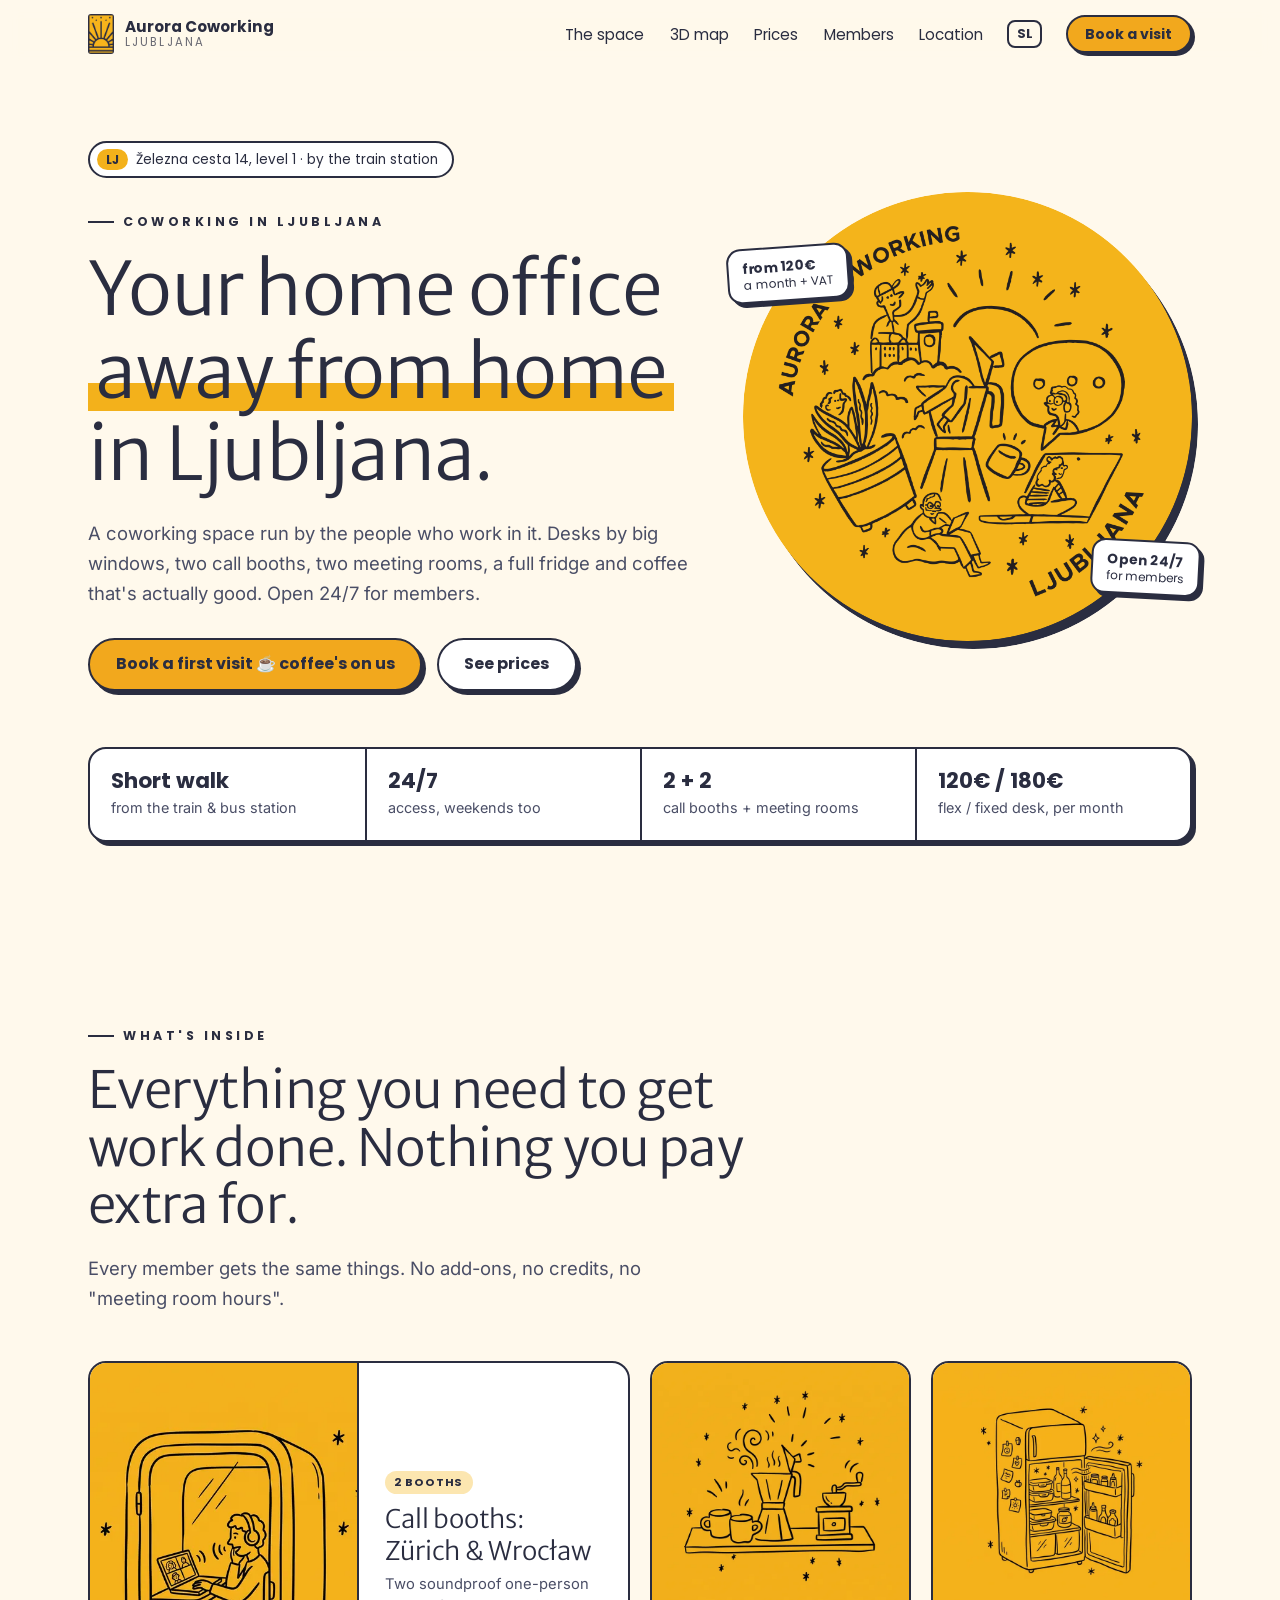
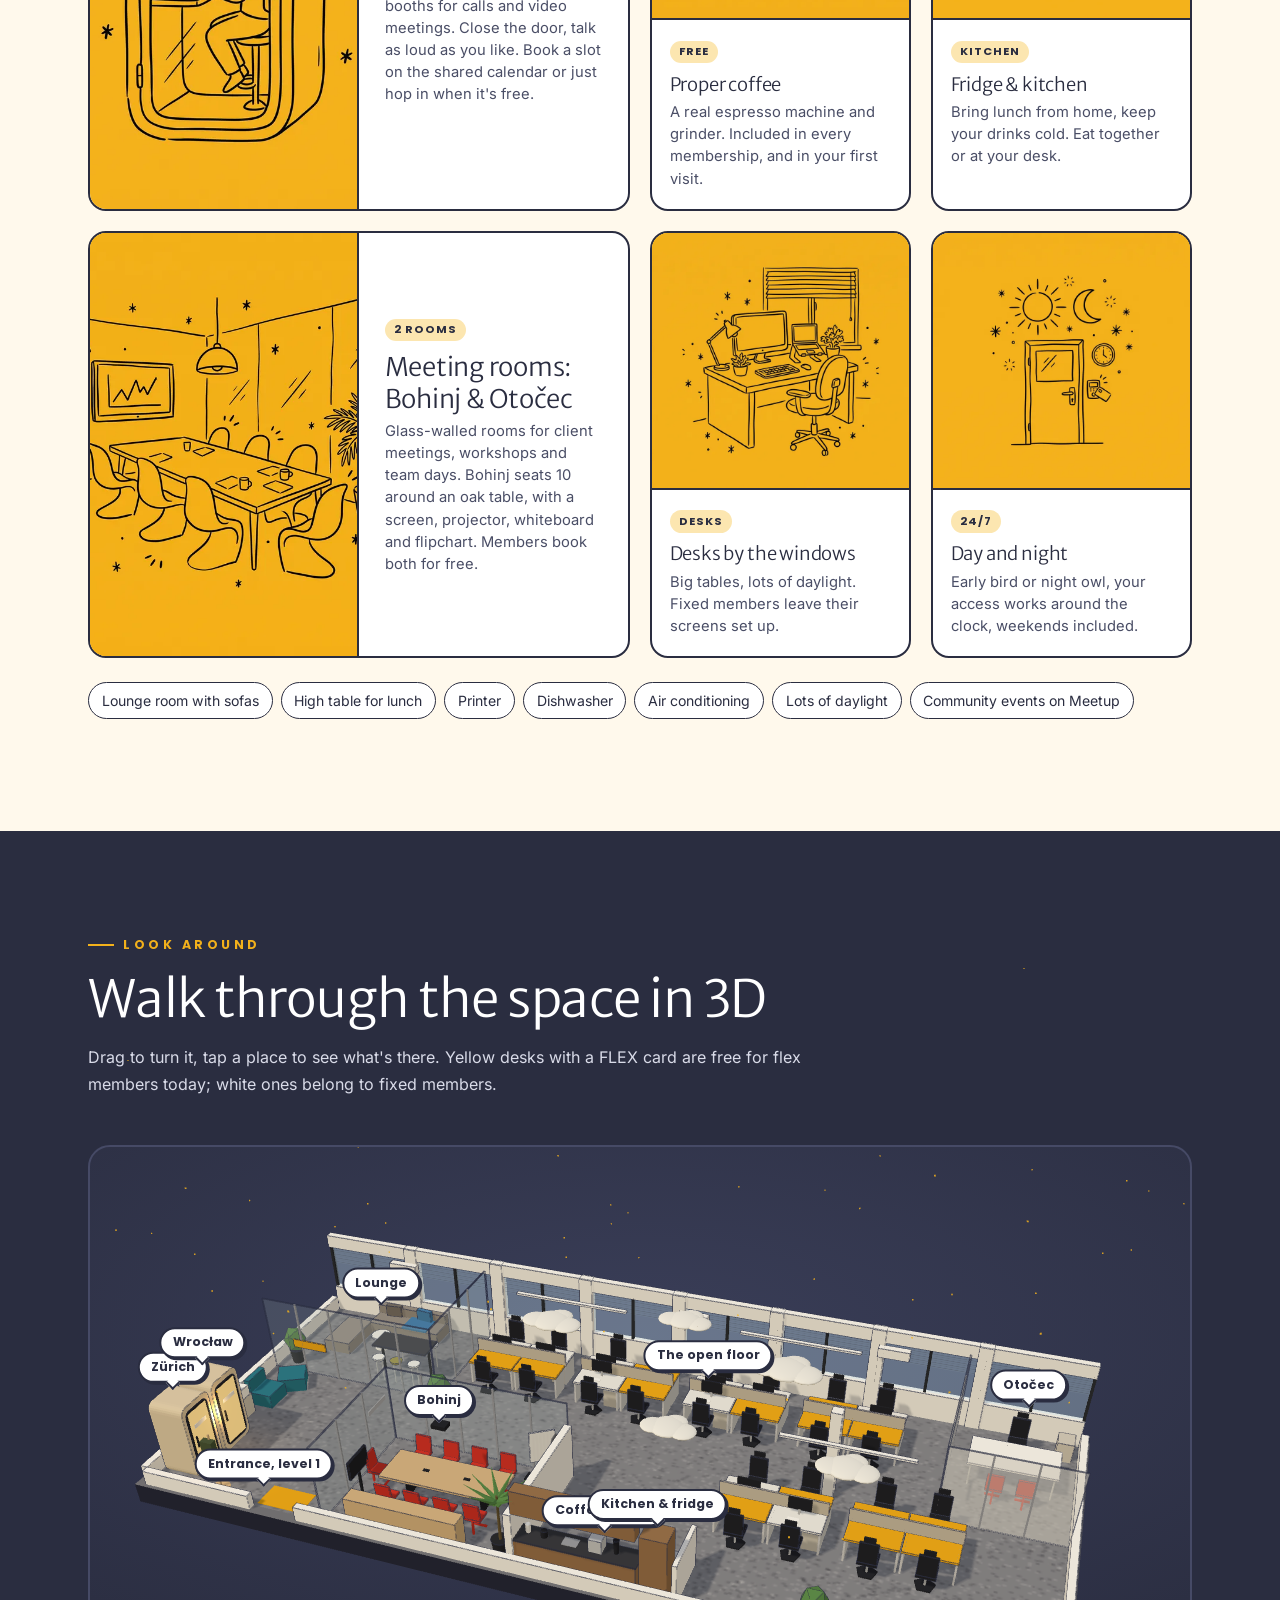
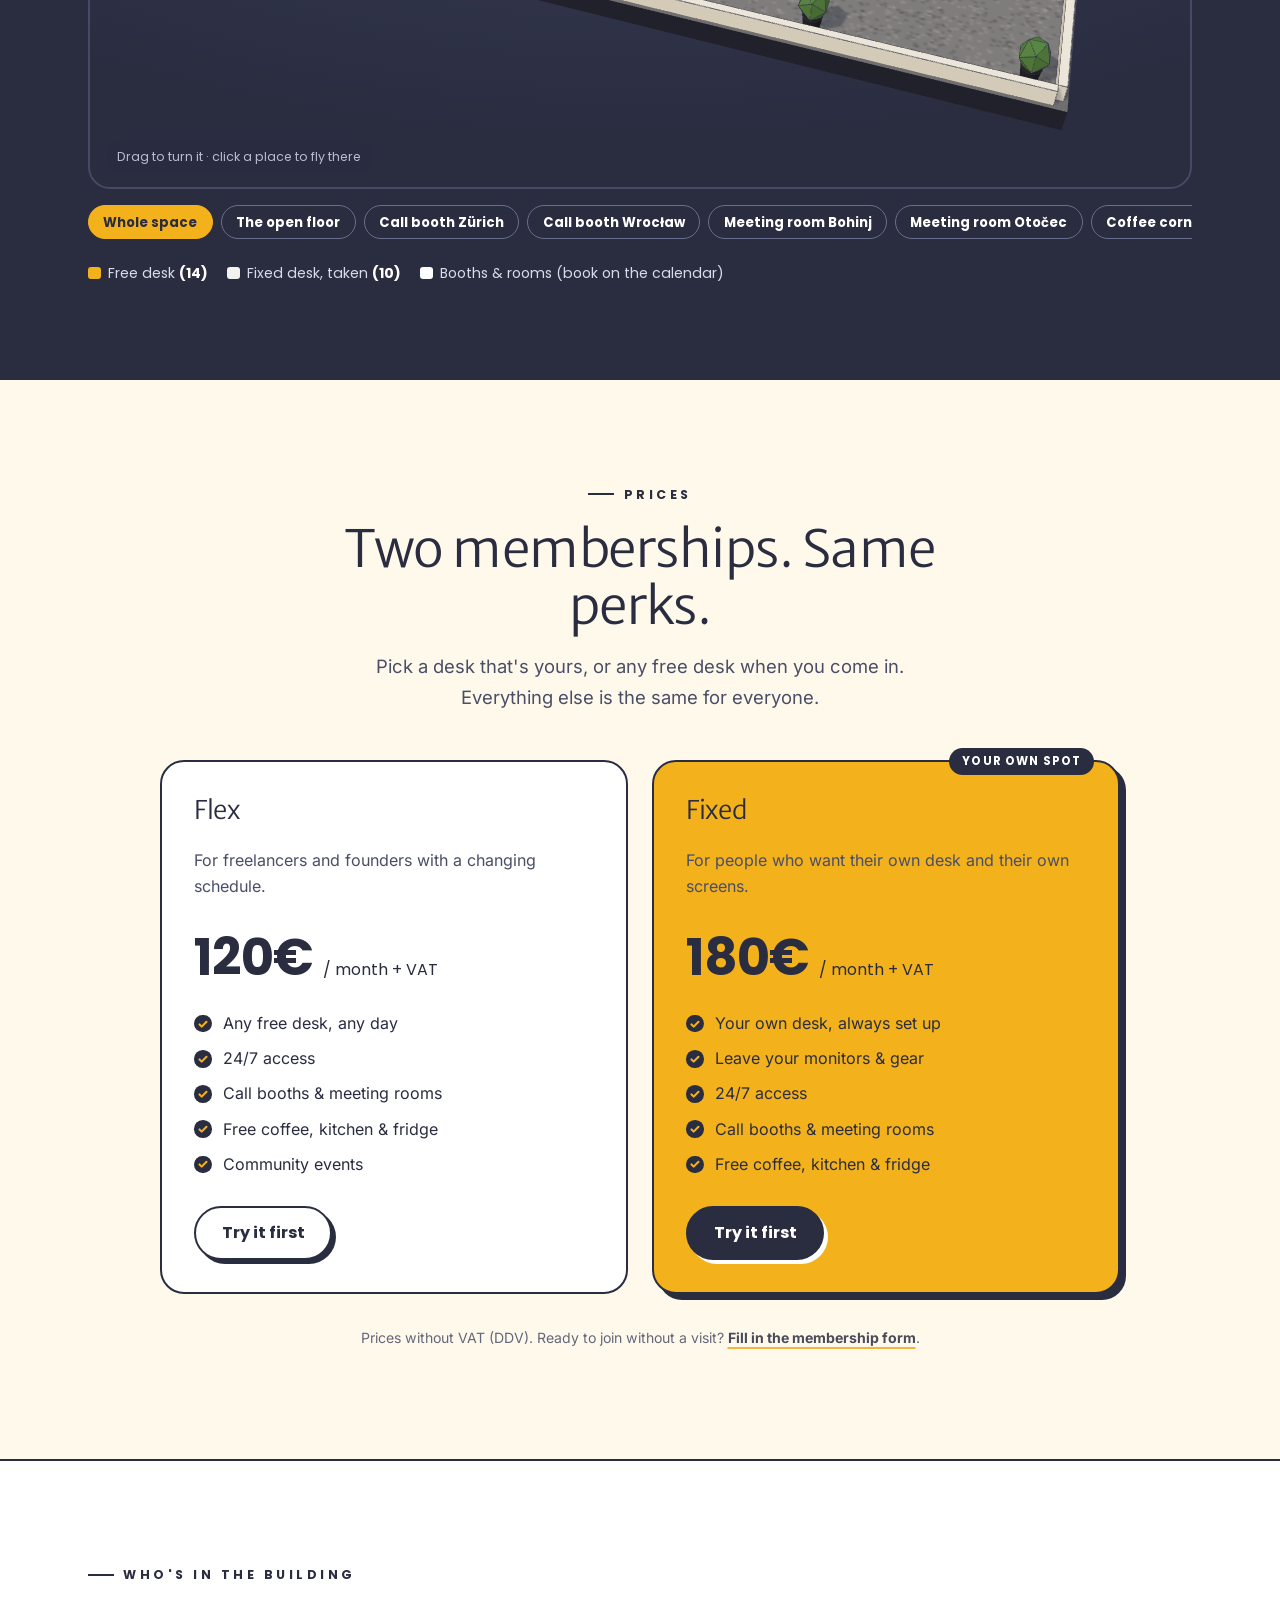
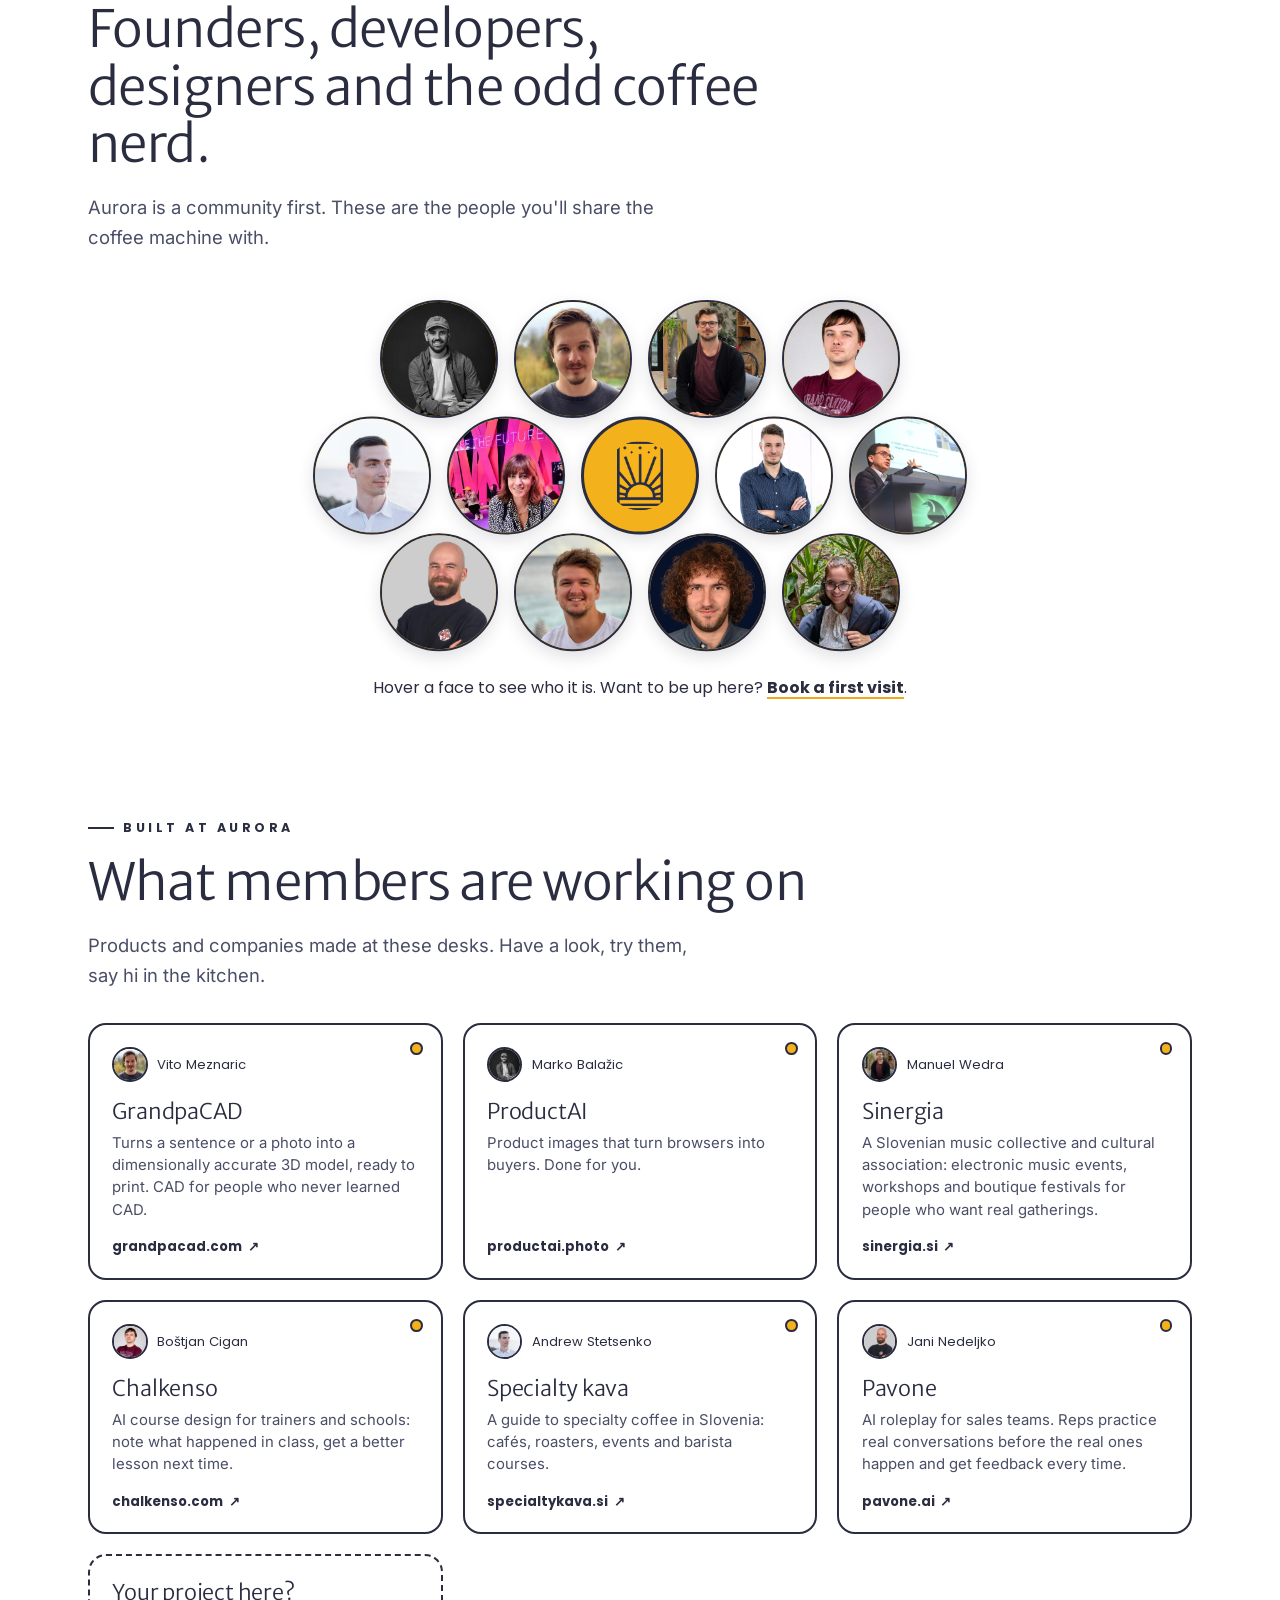
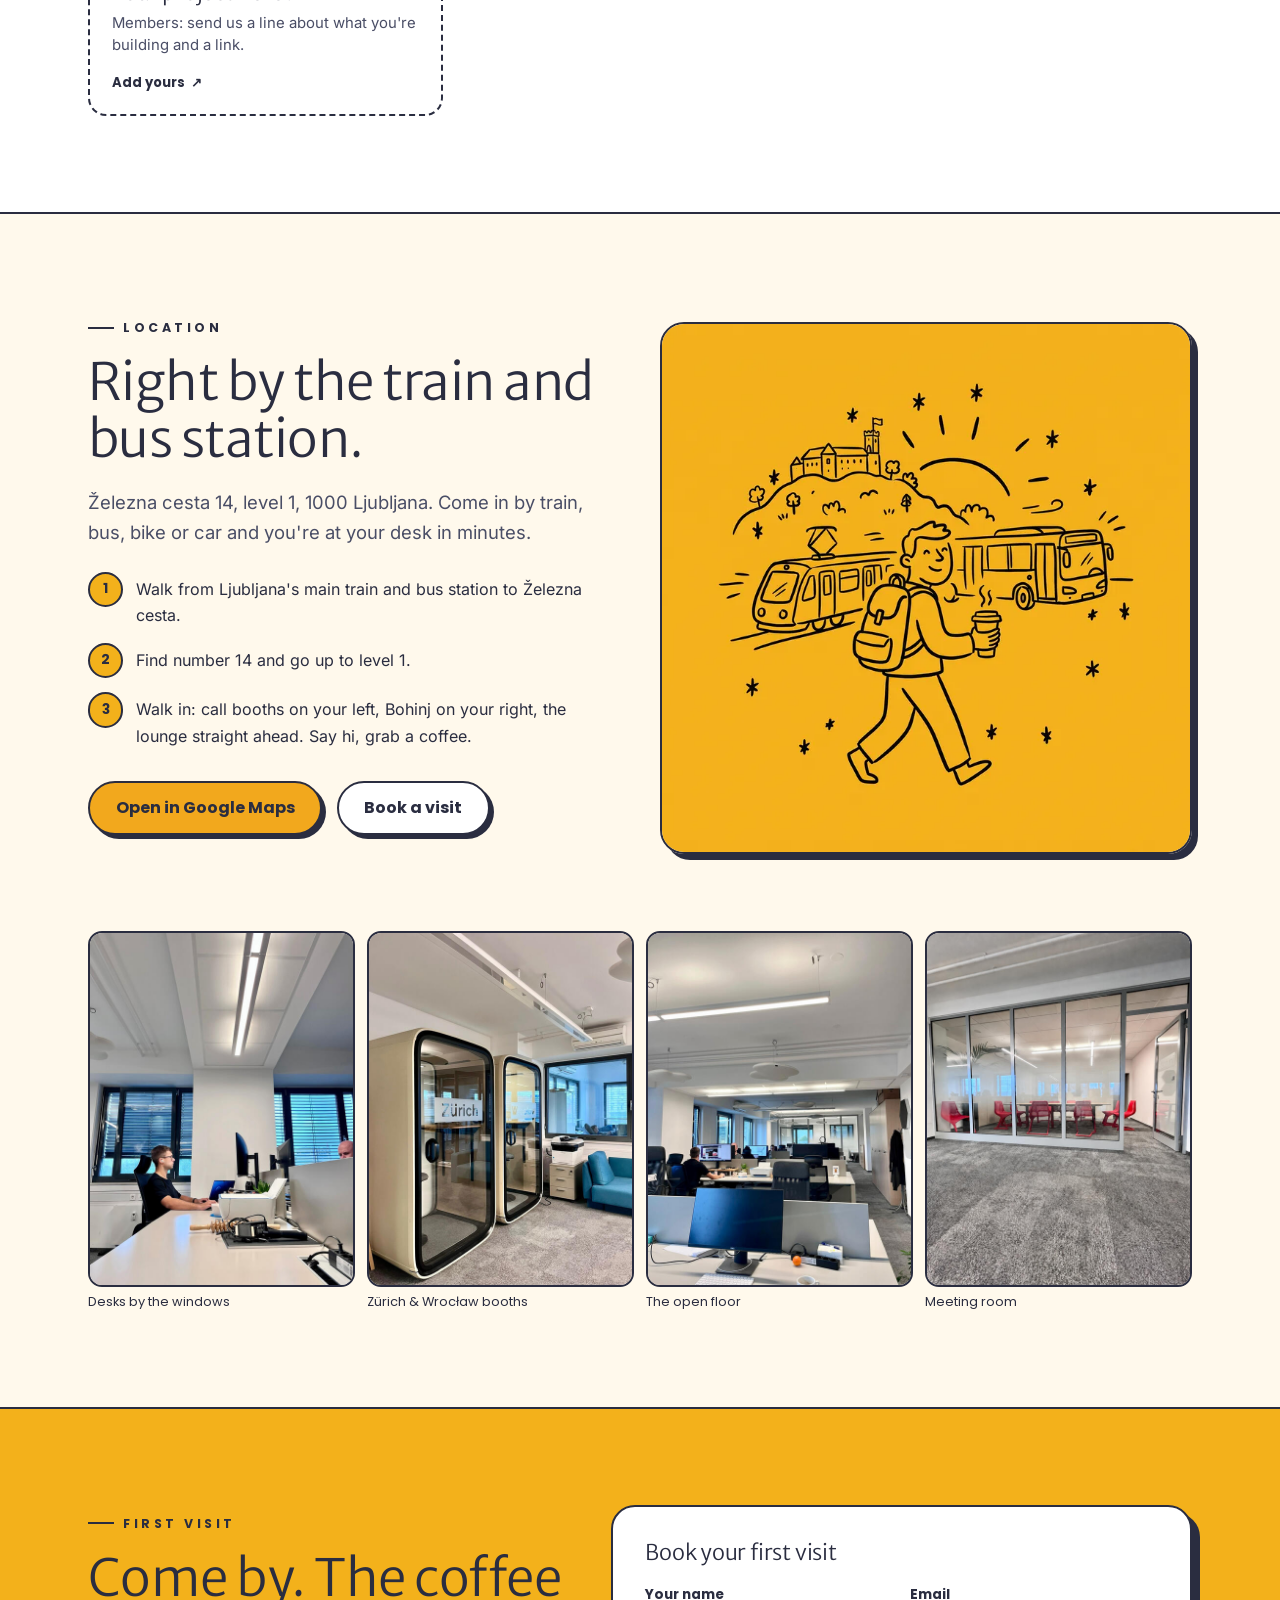
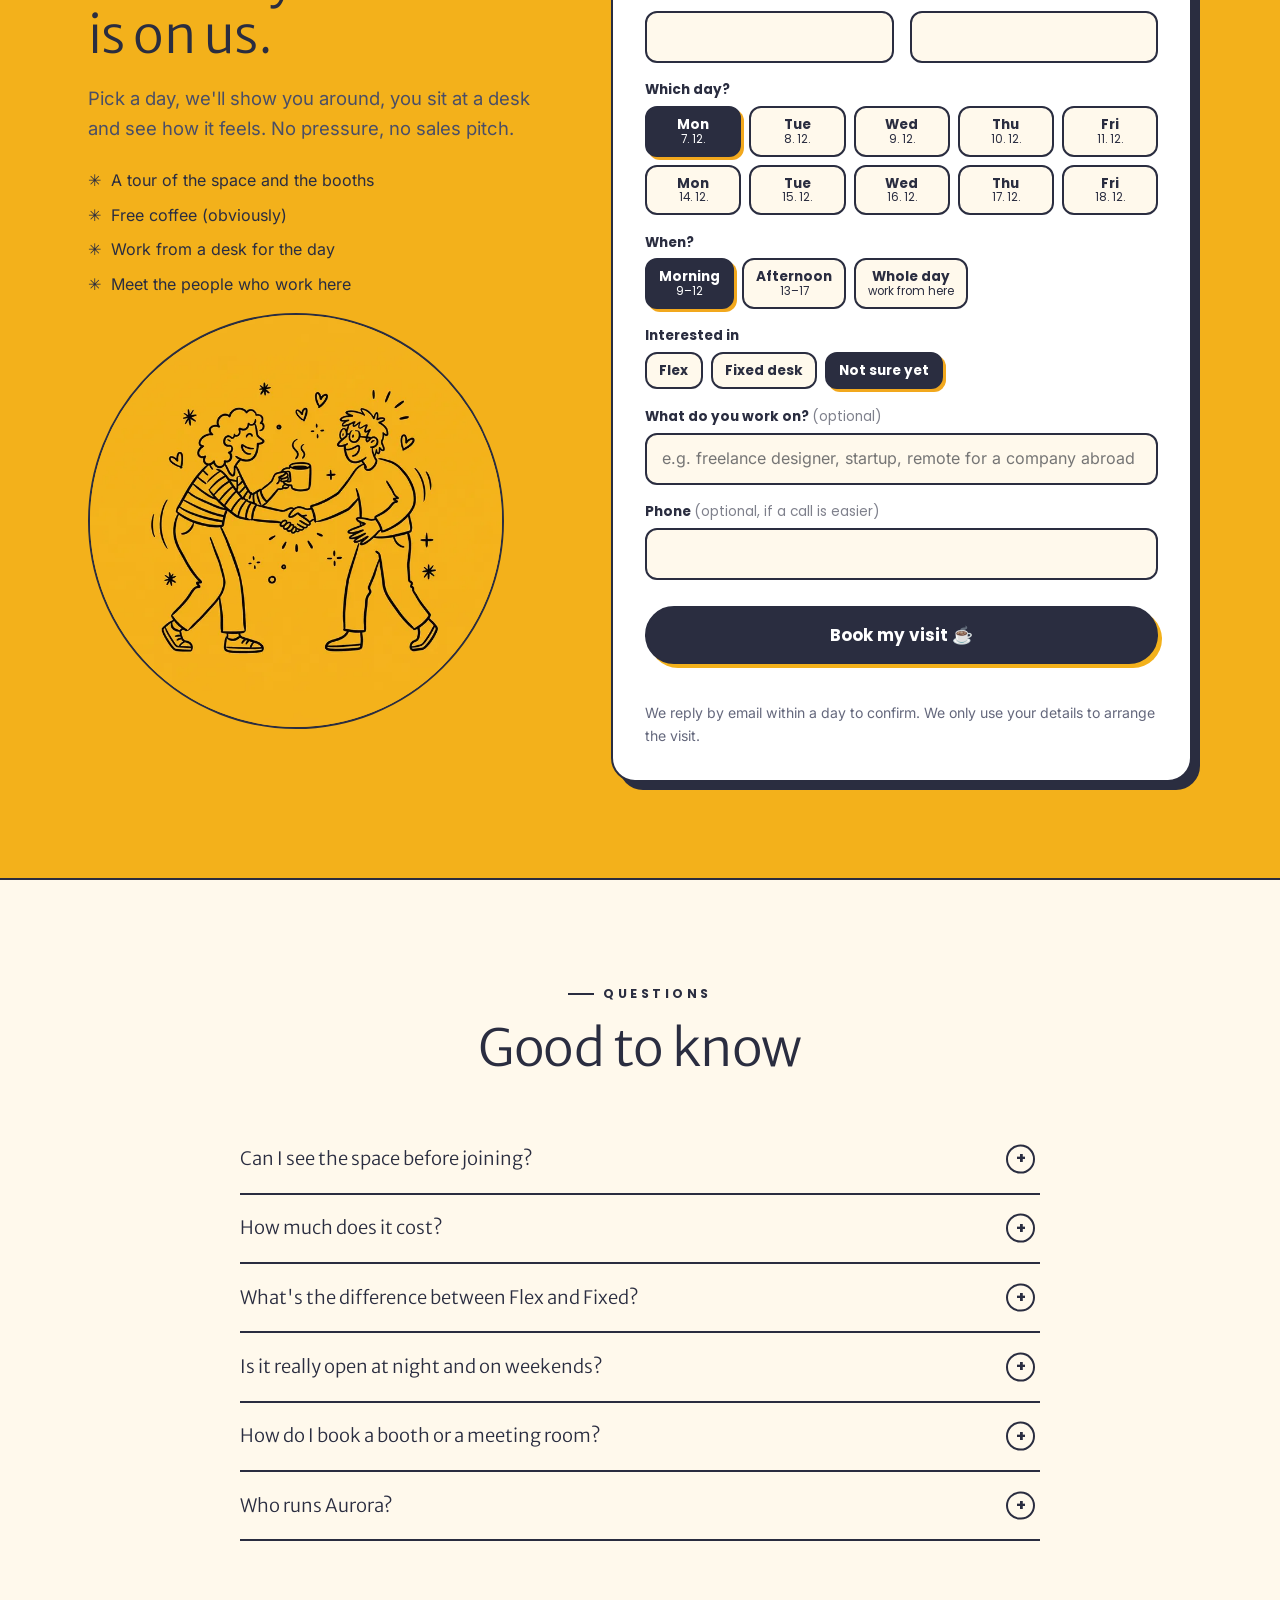
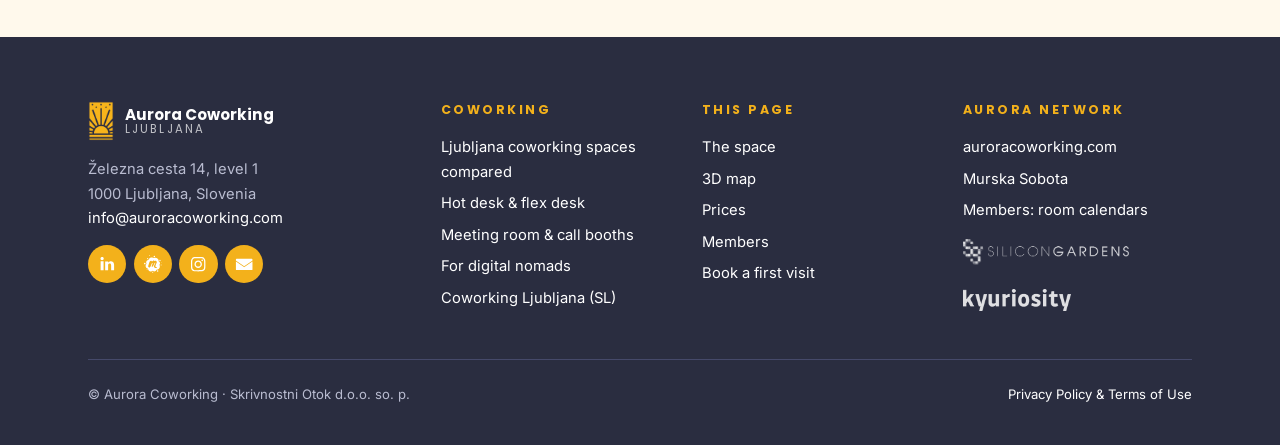
<file: index.html>
<!DOCTYPE html>
<html lang="en" class="no-js">
<head>
<meta charset="utf-8">
<meta name="viewport" content="width=device-width,initial-scale=1">
<meta name="color-scheme" content="light only">
<meta name="theme-color" content="#FFF9EC">
<title>Coworking Ljubljana · Aurora Coworking, Železna cesta 14</title>
<meta name="description" content="Member-run coworking space in Ljubljana, a short walk from the train and bus station. 24/7 access, two call booths, two meeting rooms, free coffee. Flex 120€, fixed desk 180€ a month. First visit and coffee are on us.">
<link rel="canonical" href="https://lj.auroracoworking.com/">
<link rel="alternate" hreflang="en" href="https://lj.auroracoworking.com/">
<link rel="alternate" hreflang="sl" href="https://lj.auroracoworking.com/sl/">
<meta property="og:type" content="website">
<meta property="og:url" content="https://lj.auroracoworking.com/">
<meta property="og:title" content="Aurora Coworking Ljubljana">
<meta property="og:description" content="Member-run coworking next to Ljubljana's train and bus station. 24/7, call booths, meeting rooms, free coffee. Come for a first visit, coffee's on us.">
<meta property="og:image" content="https://lj.auroracoworking.com/assets/img/ljubljana-illustration.png">
<link rel="icon" href="/assets/img/aurora-logo.jpg">
<link rel="alternate" type="text/markdown" href="/index.md" title="This page as Markdown">
<link rel="preload" href="/assets/fonts/inter-latin-400-normal.woff2" as="font" type="font/woff2" crossorigin>
<link rel="preload" href="/assets/fonts/merriweather-sans-latin-300-normal.woff2" as="font" type="font/woff2" crossorigin>
<link rel="stylesheet" href="/assets/style.css">
<script>document.documentElement.classList.remove("no-js");
  // The meeting-room calendars used to live at /#ljmeetingrooms on Carrd. Keep old links and QR codes working.
  if (location.hash.toLowerCase() === "#ljmeetingrooms") location.replace("/meeting-rooms/");
</script>
<script type="application/ld+json">
{
  "@context": "https://schema.org",
  "@graph": [
    {
      "@type": "CoworkingSpace",
      "@id": "https://lj.auroracoworking.com/#space",
      "name": "Aurora Coworking Ljubljana",
      "url": "https://lj.auroracoworking.com/",
      "email": "info@auroracoworking.com",
      "image": ["https://lj.auroracoworking.com/assets/img/space/space-3.jpg", "https://lj.auroracoworking.com/assets/img/space/space-2.jpg"],
      "logo": "https://lj.auroracoworking.com/assets/img/aurora-logo.jpg",
      "priceRange": "120€–180€ per month + VAT",
      "address": {
        "@type": "PostalAddress",
        "streetAddress": "Železna cesta 14, level 1",
        "postalCode": "1000",
        "addressLocality": "Ljubljana",
        "addressCountry": "SI"
      },
      "hasMap": "https://maps.app.goo.gl/CS66RaU6LTbjLimk7",
      "openingHoursSpecification": { "@type": "OpeningHoursSpecification", "dayOfWeek": ["Monday","Tuesday","Wednesday","Thursday","Friday","Saturday","Sunday"], "opens": "00:00", "closes": "23:59" },
      "amenityFeature": [
        { "@type": "LocationFeatureSpecification", "name": "24/7 access for members", "value": true },
        { "@type": "LocationFeatureSpecification", "name": "Call booths (Zürich, Wrocław)", "value": true },
        { "@type": "LocationFeatureSpecification", "name": "Meeting rooms (Bohinj, Otočec)", "value": true },
        { "@type": "LocationFeatureSpecification", "name": "Free coffee", "value": true },
        { "@type": "LocationFeatureSpecification", "name": "Kitchen with fridge", "value": true }
      ],
      "makesOffer": [
        { "@type": "Offer", "name": "Flex membership", "price": "120", "priceCurrency": "EUR", "description": "Any free desk, 24/7 access, meeting rooms and booths. Price per month, VAT not included." },
        { "@type": "Offer", "name": "Fixed membership", "price": "180", "priceCurrency": "EUR", "description": "Your own desk, leave your screens, 24/7 access, meeting rooms and booths. Price per month, VAT not included." }
      ],
      "parentOrganization": { "@type": "Organization", "name": "Aurora Coworking", "url": "https://www.auroracoworking.com" },
      "sameAs": [
        "https://www.linkedin.com/company/98150111/",
        "https://www.meetup.com/aurora-coworking-ljubljana-events-4-incredipreneurs/",
        "https://www.instagram.com/auroracoworking"
      ]
    },
    {
      "@type": "FAQPage",
      "mainEntity": [
        { "@type": "Question", "name": "Can I see the space before joining?", "acceptedAnswer": { "@type": "Answer", "text": "Yes. Book a first visit with the form on this page. A member shows you around, and the coffee is on us." } },
        { "@type": "Question", "name": "How much does coworking in Ljubljana cost at Aurora?", "acceptedAnswer": { "@type": "Answer", "text": "Flex membership is 120€ + VAT a month and a fixed desk is 180€ + VAT a month. Both include 24/7 access, the call booths, the meeting rooms, coffee and the kitchen." } },
        { "@type": "Question", "name": "Where is Aurora Coworking Ljubljana?", "acceptedAnswer": { "@type": "Answer", "text": "Železna cesta 14, level 1, 1000 Ljubljana. It is a short walk from the Ljubljana train and bus station." } },
        { "@type": "Question", "name": "Is the space open at night and on weekends?", "acceptedAnswer": { "@type": "Answer", "text": "Yes. Members have access 24 hours a day, 7 days a week." } },
        { "@type": "Question", "name": "Can I take calls and hold meetings?", "acceptedAnswer": { "@type": "Answer", "text": "Yes. There are two one-person call booths (Zürich and Wrocław) and two meeting rooms (Bohinj, for up to 10 people, and Otočec). Members book them on a shared calendar." } }
      ]
    }
  ]
}
</script>
</head>
<body id="top">

<nav class="nav" aria-label="Main">
  <div class="wrap">
    <a class="brand" href="/"><img src="/assets/img/aurora-logo.jpg" alt="" width="26" height="40"><span>Aurora Coworking<small>Ljubljana</small></span></a>
    <ul>
      <li><a href="#space">The space</a></li>
      <li><a href="#map">3D map</a></li>
      <li><a href="#prices">Prices</a></li>
      <li><a href="#members">Members</a></li>
      <li><a href="#location">Location</a></li>
    </ul>
    <a class="lang" href="/sl/" hreflang="sl" lang="sl" title="Slovenščina">SL</a>
    <a class="btn" href="#visit">Book a visit</a>
  </div>
</nav>

<header class="hero">
  <div class="wrap hero-grid">
    <div>
      <a class="address-chip" href="https://maps.app.goo.gl/CS66RaU6LTbjLimk7"><b>LJ</b> Železna cesta 14, level 1 · by the train station</a>
      <p class="eyebrow">Coworking in Ljubljana</p>
      <h1>Your home office <em>away from home</em> in Ljubljana.</h1>
      <p class="lead">A coworking space run by the people who work in it. Desks by big windows, two call booths, two meeting rooms, a full fridge and coffee that's actually good. Open 24/7 for members.</p>
      <ul class="buttons" style="margin:0">
        <li><a class="btn" href="#visit">Book a first visit ☕ coffee's on us</a></li>
        <li><a class="btn ghost" href="#prices">See prices</a></li>
      </ul>
    </div>
    <div class="hero-art" aria-hidden="true">
      <img class="badge" src="/assets/img/ljubljana-illustration.png" alt="" width="768" height="768" fetchpriority="high">
      <div class="sticker s1">from 120€<small>a month + VAT</small></div>
      <div class="sticker s2">Open 24/7<small>for members</small></div>
    </div>
  </div>
  <div class="wrap">
    <div class="facts">
      <div><strong>Short walk</strong><span>from the train &amp; bus station</span></div>
      <div><strong>24/7</strong><span>access, weekends too</span></div>
      <div><strong>2 + 2</strong><span>call booths + meeting rooms</span></div>
      <div><strong>120€ / 180€</strong><span>flex / fixed desk, per month</span></div>
    </div>
  </div>
</header>

<main>

  <section id="space">
    <div class="wrap">
      <div class="section-head reveal">
        <p class="eyebrow">What's inside</p>
        <h2>Everything you need to get work done. Nothing you pay extra for.</h2>
        <p class="lead">Every member gets the same things. No add-ons, no credits, no "meeting room hours".</p>
      </div>
      <div class="amenities">
        <article class="amenity wide reveal">
          <img src="/assets/img/illustrations/booth.webp" alt="Illustration of a person on a video call in a soundproof booth" width="720" height="720" loading="lazy">
          <div>
            <span class="tag">2 booths</span>
            <h3>Call booths: Zürich &amp; Wrocław</h3>
            <p>Two soundproof one-person booths for calls and video meetings. Close the door, talk as loud as you like. Book a slot on the shared calendar or just hop in when it's free.</p>
          </div>
        </article>
        <article class="amenity reveal">
          <img src="/assets/img/illustrations/coffee.webp" alt="Illustration of a moka pot, mugs and a coffee grinder" width="720" height="720" loading="lazy">
          <div><span class="tag">Free</span><h3>Proper coffee</h3><p>A real espresso machine and grinder. Included in every membership, and in your first visit.</p></div>
        </article>
        <article class="amenity reveal">
          <img src="/assets/img/illustrations/fridge.webp" alt="Illustration of an open fridge with lunch boxes" width="720" height="720" loading="lazy">
          <div><span class="tag">Kitchen</span><h3>Fridge &amp; kitchen</h3><p>Bring lunch from home, keep your drinks cold. Eat together or at your desk.</p></div>
        </article>
        <article class="amenity wide reveal">
          <img src="/assets/img/illustrations/meeting-room.webp" alt="Illustration of a meeting room with a long table and a wall screen" width="720" height="720" loading="lazy">
          <div>
            <span class="tag">2 rooms</span>
            <h3>Meeting rooms: Bohinj &amp; Otočec</h3>
            <p>Glass-walled rooms for client meetings, workshops and team days. Bohinj seats 10 around an oak table, with a screen, projector, whiteboard and flipchart. Members book both for free.</p>
          </div>
        </article>
        <article class="amenity reveal">
          <img src="/assets/img/illustrations/desk.webp" alt="Illustration of a desk with a monitor by a window" width="720" height="720" loading="lazy">
          <div><span class="tag">Desks</span><h3>Desks by the windows</h3><p>Big tables, lots of daylight. Fixed members leave their screens set up.</p></div>
        </article>
        <article class="amenity reveal">
          <img src="/assets/img/illustrations/open-24-7.webp" alt="Illustration of a door with a sun, a moon and a key card" width="720" height="720" loading="lazy">
          <div><span class="tag">24/7</span><h3>Day and night</h3><p>Early bird or night owl, your access works around the clock, weekends included.</p></div>
        </article>
      </div>
      <ul class="also" aria-label="Also in the space">
        <li>Lounge room with sofas</li><li>High table for lunch</li><li>Printer</li><li>Dishwasher</li><li>Air conditioning</li><li>Lots of daylight</li><li>Community events on Meetup</li>
      </ul>
    </div>
  </section>

  <section class="map-section" id="map" aria-labelledby="map-title">
    <div class="stars" aria-hidden="true"></div>
    <div class="wrap" style="position:relative">
      <div class="section-head">
        <p class="eyebrow">Look around</p>
        <h2 id="map-title">Walk through the space in 3D</h2>
        <p>Drag to turn it, tap a place to see what's there. Yellow desks with a FLEX card are free for flex members today; white ones belong to fixed members.</p>
      </div>
      <div class="map-shell" data-space-map>
        <canvas class="map-canvas" aria-label="Interactive 3D map of Aurora Coworking Ljubljana"></canvas>
        <div class="map-labels"></div>
        <div class="map-tip" role="status"></div>
        <div class="map-loading">Loading the space…</div>
        <div class="map-hint">Drag to turn it · click a place to fly there</div>
        <aside class="map-card" aria-live="polite">
          <button class="close" type="button" aria-label="Close">×</button>
          <img alt="" width="720" height="405">
          <div class="body"><h3></h3><p></p><a class="link" href="#visit">Come and see it</a></div>
        </aside>
      </div>
      <div class="map-chips" role="toolbar" aria-label="Jump to a place"></div>
      <div class="map-legend">
        <span><i style="background:var(--sun)"></i>Free desk <span class="count" data-count="free"></span></span>
        <span><i style="background:#F2F2EF"></i>Fixed desk, taken <span class="count" data-count="taken"></span></span>
        <span><i style="background:#fff"></i>Booths &amp; rooms (book on the calendar)</span>
      </div>
      <noscript><p class="map-fallback">The 3D map needs JavaScript. Everything in it is listed in "What's inside" above.</p></noscript>
    </div>
  </section>

  <section id="prices">
    <div class="wrap">
      <div class="section-head center reveal">
        <p class="eyebrow">Prices</p>
        <h2>Two memberships. Same perks.</h2>
        <p class="lead" style="margin:0 auto">Pick a desk that's yours, or any free desk when you come in. Everything else is the same for everyone.</p>
      </div>
      <div class="plans">
        <article class="plan reveal">
          <h3>Flex</h3>
          <p>For freelancers and founders with a changing schedule.</p>
          <p class="price">120€ <small>/ month + VAT</small></p>
          <ul>
            <li>Any free desk, any day</li>
            <li>24/7 access</li>
            <li>Call booths &amp; meeting rooms</li>
            <li>Free coffee, kitchen &amp; fridge</li>
            <li>Community events</li>
          </ul>
          <a class="btn ghost" href="#visit" data-plan="flex">Try it first</a>
        </article>
        <article class="plan featured reveal">
          <span class="flag">Your own spot</span>
          <h3>Fixed</h3>
          <p>For people who want their own desk and their own screens.</p>
          <p class="price">180€ <small>/ month + VAT</small></p>
          <ul>
            <li>Your own desk, always set up</li>
            <li>Leave your monitors &amp; gear</li>
            <li>24/7 access</li>
            <li>Call booths &amp; meeting rooms</li>
            <li>Free coffee, kitchen &amp; fridge</li>
          </ul>
          <a class="btn" href="#visit" data-plan="fixed">Try it first</a>
        </article>
      </div>
      <p class="center note" style="margin-top:2rem">Prices without VAT (DDV). Ready to join without a visit? <a class="link" href="https://forms.office.com/e/ndv7CxrEqY">Fill in the membership form</a>.</p>
    </div>
  </section>

  <section id="members" style="background:var(--paper);border-top:2px solid var(--ink);border-bottom:2px solid var(--ink)">
    <div class="wrap">
      <div class="section-head reveal">
        <p class="eyebrow">Who's in the building</p>
        <h2>Founders, developers, designers and the odd coffee nerd.</h2>
        <p class="lead">Aurora is a community first. These are the people you'll share the coffee machine with.</p>
      </div>
      <ul class="members" data-honeycomb>
        <li><a href="https://www.linkedin.com/in/markobalazic/"><img src="/assets/img/members/marko-balazic.jpg" alt="" loading="lazy" width="200" height="200"><span>Marko Balažic</span><small>ProductAI</small></a></li>
        <li><a href="https://otiv.dev/"><img src="/assets/img/members/vito-meznaric.jpg" alt="" loading="lazy" width="200" height="200"><span>Vito Meznaric</span><small>GrandpaCAD</small></a></li>
        <li><a href="https://www.linkedin.com/in/manuel-wedra-330a28b9/"><img src="/assets/img/members/manuel-wedra.jpg" alt="" loading="lazy" width="200" height="200"><span>Manuel Wedra</span><small>Sinergia</small></a></li>
        <li><a href="https://www.linkedin.com/in/bostjan-cigan/"><img src="/assets/img/members/bostjan-cigan.jpg" alt="" loading="lazy" width="200" height="200"><span>Boštjan Cigan</span><small>Chalkenso</small></a></li>
        <li><a href="https://specialtykava.si/"><img src="/assets/img/members/andrew-stetsenko.jpg" alt="" loading="lazy" width="200" height="200"><span>Andrew Stetsenko</span><small>Specialty kava</small></a></li>
        <li><a href="https://www.linkedin.com/in/zorica-velkovska-33494863/"><img src="/assets/img/members/zorica-velkovska.jpg" alt="" loading="lazy" width="200" height="200"><span>Zorica Velkovska</span></a></li>
        <li class="hub" aria-hidden="true"><a href="#visit" tabindex="-1"><img src="/assets/img/aurora-logo.jpg" alt="" loading="lazy" width="140" height="215"><span>You next?</span><small>Book a first visit</small></a></li>
        <li><a href="https://www.linkedin.com/in/jan-pristovnik-305342186/"><img src="/assets/img/members/jan-pristovnik.jpg" alt="" loading="lazy" width="200" height="200"><span>Jan Pristovnik</span></a></li>
        <li><a href="https://www.linkedin.com/in/mauriciosardi/"><img src="/assets/img/members/mauricio-sardi.jpg" alt="" loading="lazy" width="200" height="200"><span>Mauricio Sardi</span></a></li>
        <li><a href="https://www.linkedin.com/in/jani-nedeljko/"><img src="/assets/img/members/jani-nedeljko.jpg" alt="" loading="lazy" width="200" height="200"><span>Jani Nedeljko</span><small>Pavone</small></a></li>
        <li><a href="https://www.linkedin.com/in/rok-susnik/"><img src="/assets/img/members/rok-susnik.jpg" alt="" loading="lazy" width="200" height="200"><span>Rok Sušnik</span></a></li>
        <li><a href="https://www.linkedin.com/in/daniloprelevikj/"><img src="/assets/img/members/danilo-prelevikj.jpg" alt="" loading="lazy" width="200" height="200"><span>Danilo Prelevikj</span></a></li>
        <li><a href="https://www.linkedin.com/in/maria-eltsova/"><img src="/assets/img/members/maria-eltsova.jpg" alt="" loading="lazy" width="200" height="200"><span>Maria Eltsova</span></a></li>
      </ul>
      <p class="honey-caption" aria-live="polite" data-default="Hover a face to see who it is. Want to be up here? &lt;a class=&quot;link&quot; href=&quot;#visit&quot;&gt;Book a first visit&lt;/a&gt;.">Hover a face to see who it is. Want to be up here? <a class="link" href="#visit">Book a first visit</a>.</p>

      <div class="section-head reveal" style="margin:5rem 0 0">
        <p class="eyebrow">Built at Aurora</p>
        <h2>What members are working on</h2>
        <p class="lead">Products and companies made at these desks. Have a look, try them, say hi in the kitchen.</p>
      </div>
      <div class="projects" style="margin-top:2rem">
        <a class="project reveal" href="https://grandpacad.com/">
          <span class="dot"></span>
          <span class="who"><img src="/assets/img/members/vito-meznaric.jpg" alt="" loading="lazy" width="40" height="40">Vito Meznaric</span>
          <h3>GrandpaCAD</h3>
          <p>Turns a sentence or a photo into a dimensionally accurate 3D model, ready to print. CAD for people who never learned CAD.</p>
          <span class="url">grandpacad.com</span>
        </a>
        <a class="project reveal" href="https://productai.photo/">
          <span class="dot"></span>
          <span class="who"><img src="/assets/img/members/marko-balazic.jpg" alt="" loading="lazy" width="40" height="40">Marko Balažic</span>
          <h3>ProductAI</h3>
          <p>Product images that turn browsers into buyers. Done for you.</p>
          <span class="url">productai.photo</span>
        </a>
        <a class="project reveal" href="https://sinergia.si/">
          <span class="dot"></span>
          <span class="who"><img src="/assets/img/members/manuel-wedra.jpg" alt="" loading="lazy" width="40" height="40">Manuel Wedra</span>
          <h3>Sinergia</h3>
          <p>A Slovenian music collective and cultural association: electronic music events, workshops and boutique festivals for people who want real gatherings.</p>
          <span class="url">sinergia.si</span>
        </a>
        <a class="project reveal" href="https://chalkenso.com/">
          <span class="dot"></span>
          <span class="who"><img src="/assets/img/members/bostjan-cigan.jpg" alt="" loading="lazy" width="40" height="40">Boštjan Cigan</span>
          <h3>Chalkenso</h3>
          <p>AI course design for trainers and schools: note what happened in class, get a better lesson next time.</p>
          <span class="url">chalkenso.com</span>
        </a>
        <a class="project reveal" href="https://specialtykava.si/">
          <span class="dot"></span>
          <span class="who"><img src="/assets/img/members/andrew-stetsenko.jpg" alt="" loading="lazy" width="40" height="40">Andrew Stetsenko</span>
          <h3>Specialty kava</h3>
          <p>A guide to specialty coffee in Slovenia: cafés, roasters, events and barista courses.</p>
          <span class="url">specialtykava.si</span>
        </a>
        <a class="project reveal" href="https://pavone.ai/">
          <span class="dot"></span>
          <span class="who"><img src="/assets/img/members/jani-nedeljko.jpg" alt="" loading="lazy" width="40" height="40">Jani Nedeljko</span>
          <h3>Pavone</h3>
          <p>AI roleplay for sales teams. Reps practice real conversations before the real ones happen and get feedback every time.</p>
          <span class="url">pavone.ai</span>
        </a>
        <a class="project add reveal" href="mailto:info@auroracoworking.com?subject=Add%20my%20project%20to%20the%20Aurora%20site">
          <h3>Your project here?</h3>
          <p>Members: send us a line about what you're building and a link.</p>
          <span class="url">Add yours</span>
        </a>
      </div>
    </div>
  </section>

  <section id="location">
    <div class="wrap">
      <div class="location">
        <div class="reveal">
          <p class="eyebrow">Location</p>
          <h2>Right by the train and bus station.</h2>
          <p class="lead">Železna cesta 14, level 1, 1000 Ljubljana. Come in by train, bus, bike or car and you're at your desk in minutes.</p>
          <ol class="steps">
            <li><b>1</b><span>Walk from Ljubljana's main train and bus station to Železna cesta.</span></li>
            <li><b>2</b><span>Find number 14 and go up to level 1.</span></li>
            <li><b>3</b><span>Walk in: call booths on your left, Bohinj on your right, the lounge straight ahead. Say hi, grab a coffee.</span></li>
          </ol>
          <ul class="buttons">
            <li><a class="btn" href="https://maps.app.goo.gl/CS66RaU6LTbjLimk7">Open in Google Maps</a></li>
            <li><a class="btn ghost" href="#visit">Book a visit</a></li>
          </ul>
        </div>
        <img class="reveal" src="/assets/img/illustrations/commute.webp" alt="Illustration of a commuter with a coffee, a train, a bus and Ljubljana castle" width="720" height="720" loading="lazy">
      </div>
      <div class="photos">
        <figure class="reveal"><img src="/assets/img/space/space-1.jpg" alt="Members working at desks by the windows" width="540" height="720" loading="lazy"><figcaption>Desks by the windows</figcaption></figure>
        <figure class="reveal"><img src="/assets/img/space/space-2.jpg" alt="The Zürich and Wrocław call booths next to the lounge sofa" width="540" height="720" loading="lazy"><figcaption>Zürich &amp; Wrocław booths</figcaption></figure>
        <figure class="reveal"><img src="/assets/img/space/space-3.jpg" alt="The open-plan coworking floor" width="540" height="720" loading="lazy"><figcaption>The open floor</figcaption></figure>
        <figure class="reveal"><img src="/assets/img/space/space-4.jpg" alt="Glass-walled meeting room with a long table" width="540" height="720" loading="lazy"><figcaption>Meeting room</figcaption></figure>
      </div>
    </div>
  </section>

  <section class="visit" id="visit">
    <div class="wrap visit-grid">
      <div>
        <p class="eyebrow">First visit</p>
        <h2>Come by. The coffee is on us.</h2>
        <p class="lead">Pick a day, we'll show you around, you sit at a desk and see how it feels. No pressure, no sales pitch.</p>
        <ul class="perks">
          <li>A tour of the space and the booths</li>
          <li>Free coffee (obviously)</li>
          <li>Work from a desk for the day</li>
          <li>Meet the people who work here</li>
        </ul>
        <img class="visit-art" src="/assets/img/illustrations/welcome.webp" alt="Illustration of two people shaking hands, one offering a coffee" width="720" height="720" loading="lazy">
      </div>
      <form class="form" id="visit-form" action="/api/first-visit" method="post" novalidate>
        <div data-step="form">
          <h3>Book your first visit</h3>
          <div class="row">
            <div class="field"><label for="v-name">Your name</label><input id="v-name" name="name" type="text" autocomplete="name" required></div>
            <div class="field"><label for="v-email">Email</label><input id="v-email" name="email" type="email" autocomplete="email" required></div>
          </div>
          <fieldset class="field">
            <legend>Which day?</legend>
            <div class="days" data-days></div>
          </fieldset>
          <fieldset class="field">
            <legend>When?</legend>
            <div class="chips">
              <label class="chip"><input type="radio" name="time" value="Morning (9–12)" checked><span>Morning<small>9–12</small></span></label>
              <label class="chip"><input type="radio" name="time" value="Afternoon (13–17)"><span>Afternoon<small>13–17</small></span></label>
              <label class="chip"><input type="radio" name="time" value="Whole day"><span>Whole day<small>work from here</small></span></label>
            </div>
          </fieldset>
          <fieldset class="field">
            <legend>Interested in</legend>
            <div class="chips">
              <label class="chip"><input type="radio" name="plan" value="Flex"><span>Flex</span></label>
              <label class="chip"><input type="radio" name="plan" value="Fixed desk"><span>Fixed desk</span></label>
              <label class="chip"><input type="radio" name="plan" value="Not sure yet" checked><span>Not sure yet</span></label>
            </div>
          </fieldset>
          <div class="field"><label for="v-what">What do you work on? <span class="opt">(optional)</span></label><input id="v-what" name="work" type="text" placeholder="e.g. freelance designer, startup, remote for a company abroad"></div>
          <div class="field"><label for="v-phone">Phone <span class="opt">(optional, if a call is easier)</span></label><input id="v-phone" name="phone" type="tel" autocomplete="tel"></div>
          <label class="hp" aria-hidden="true">Leave this empty <input name="company_website" tabindex="-1" autocomplete="off"></label>
          <button class="btn dark" type="submit">Book my visit ☕</button>
          <p class="form-error" role="alert"></p>
          <p class="note" style="margin:.5rem 0 0">We reply by email within a day to confirm. We only use your details to arrange the visit.</p>
        </div>
        <div data-step="done" class="form-done" hidden>
          <div class="cup" aria-hidden="true">☕</div>
          <h3>See you <span data-when></span>!</h3>
          <p>We got your request and will confirm by email. Your coffee is waiting.</p>
          <ul class="buttons center">
            <li><a class="btn small" data-ics download="aurora-first-visit.ics" href="#">Add to calendar</a></li>
            <li><a class="btn small ghost" href="https://maps.app.goo.gl/CS66RaU6LTbjLimk7">Directions</a></li>
          </ul>
        </div>
      </form>
    </div>
  </section>

  <section id="faq">
    <div class="wrap">
      <div class="section-head center reveal"><p class="eyebrow">Questions</p><h2>Good to know</h2></div>
      <div class="faq">
        <details><summary>Can I see the space before joining?</summary><p>Yes, and we'd like you to. <a class="link" href="#visit">Book a first visit</a>: a member shows you around, you can work from a desk for the day, and the coffee is on us.</p></details>
        <details><summary>How much does it cost?</summary><p>Flex is 120€ + VAT a month, a fixed desk is 180€ + VAT a month. Both include 24/7 access, the call booths, the meeting rooms, coffee and the kitchen.</p></details>
        <details><summary>What's the difference between Flex and Fixed?</summary><p>With Flex you sit at any free desk when you come in. With Fixed the desk is yours: leave your monitors, keyboard and plants set up. Everything else is the same.</p></details>
        <details><summary>Is it really open at night and on weekends?</summary><p>Yes. Members have access 24 hours a day, 7 days a week.</p></details>
        <details><summary>How do I book a booth or a meeting room?</summary><p>Members book the Zürich and Wrocław booths and the Bohinj and Otočec meeting rooms on a shared calendar. It's included in the membership.</p></details>
        <details><summary>Who runs Aurora?</summary><p>Aurora Coworking Ljubljana is a self-sustaining, community-building initiative, not a real-estate business. We focus on members, not square metres. It's part of the Aurora Coworking network, also in Murska Sobota.</p></details>
      </div>
    </div>
  </section>

</main>

<footer class="site">
  <div class="wrap">
    <div class="cols">
      <div>
        <a class="brand" href="/" style="color:#fff"><img src="/assets/img/aurora-logo.jpg" alt="" width="26" height="40"><span>Aurora Coworking<small>Ljubljana</small></span></a>
        <p style="margin-top:1rem">Železna cesta 14, level 1<br>1000 Ljubljana, Slovenia<br><a href="mailto:info@auroracoworking.com">info@auroracoworking.com</a></p>
        <ul class="social" aria-label="Social">
          <li><a href="https://www.linkedin.com/company/98150111/"><svg aria-hidden="true"><use href="/assets/icons.svg#linkedin"/></svg><span class="sr">LinkedIn</span></a></li>
          <li><a href="https://www.meetup.com/aurora-coworking-ljubljana-events-4-incredipreneurs/"><svg aria-hidden="true"><use href="/assets/icons.svg#meetup"/></svg><span class="sr">Meetup</span></a></li>
          <li><a href="https://www.instagram.com/auroracoworking"><svg aria-hidden="true"><use href="/assets/icons.svg#instagram"/></svg><span class="sr">Instagram</span></a></li>
          <li><a href="mailto:info@auroracoworking.com"><svg aria-hidden="true"><use href="/assets/icons.svg#email"/></svg><span class="sr">Email</span></a></li>
        </ul>
      </div>
      <div>
        <h4>Coworking</h4>
        <ul>
          <li><a href="/coworking-ljubljana/">Ljubljana coworking spaces compared</a></li>
          <li><a href="/hot-desk-ljubljana/">Hot desk &amp; flex desk</a></li>
          <li><a href="/meeting-room-ljubljana/">Meeting room &amp; call booths</a></li>
          <li><a href="/digital-nomads-ljubljana/">For digital nomads</a></li>
          <li><a href="/sl/">Coworking Ljubljana (SL)</a></li>
        </ul>
      </div>
      <div>
        <h4>This page</h4>
        <ul>
          <li><a href="/#space">The space</a></li>
          <li><a href="/#map">3D map</a></li>
          <li><a href="/#prices">Prices</a></li>
          <li><a href="/#members">Members</a></li>
          <li><a href="/#visit">Book a first visit</a></li>
        </ul>
      </div>
      <div>
        <h4>Aurora network</h4>
        <ul>
          <li><a href="https://www.auroracoworking.com">auroracoworking.com</a></li>
          <li><a href="https://ms.auroracoworking.com">Murska Sobota</a></li>
          <li><a href="/meeting-rooms/">Members: room calendars</a></li>
        </ul>
        <div class="thanks" aria-label="Special thanks">
          <a href="https://silicongardens.com" title="SiliconGardens"><img src="/assets/img/partners/silicongardens-white.png" alt="SiliconGardens" width="908" height="142" loading="lazy"></a>
          <a href="https://kyuriosity.com" title="Kyuriosity Ventures"><img src="/assets/img/partners/kyuriosity-white.png" alt="Kyuriosity Ventures" width="1360" height="277" loading="lazy"></a>
        </div>
      </div>
    </div>
    <div class="legal">
      <span>© Aurora Coworking · Skrivnostni Otok d.o.o. so. p.</span>
      <a href="https://lincolnisland.com/#terms">Privacy Policy &amp; Terms of Use</a>
    </div>
  </div>
</footer>

<script src="/assets/js/site.js" defer></script>
<script type="module" src="/assets/js/space-map.js"></script>
</body>
</html>
</file>
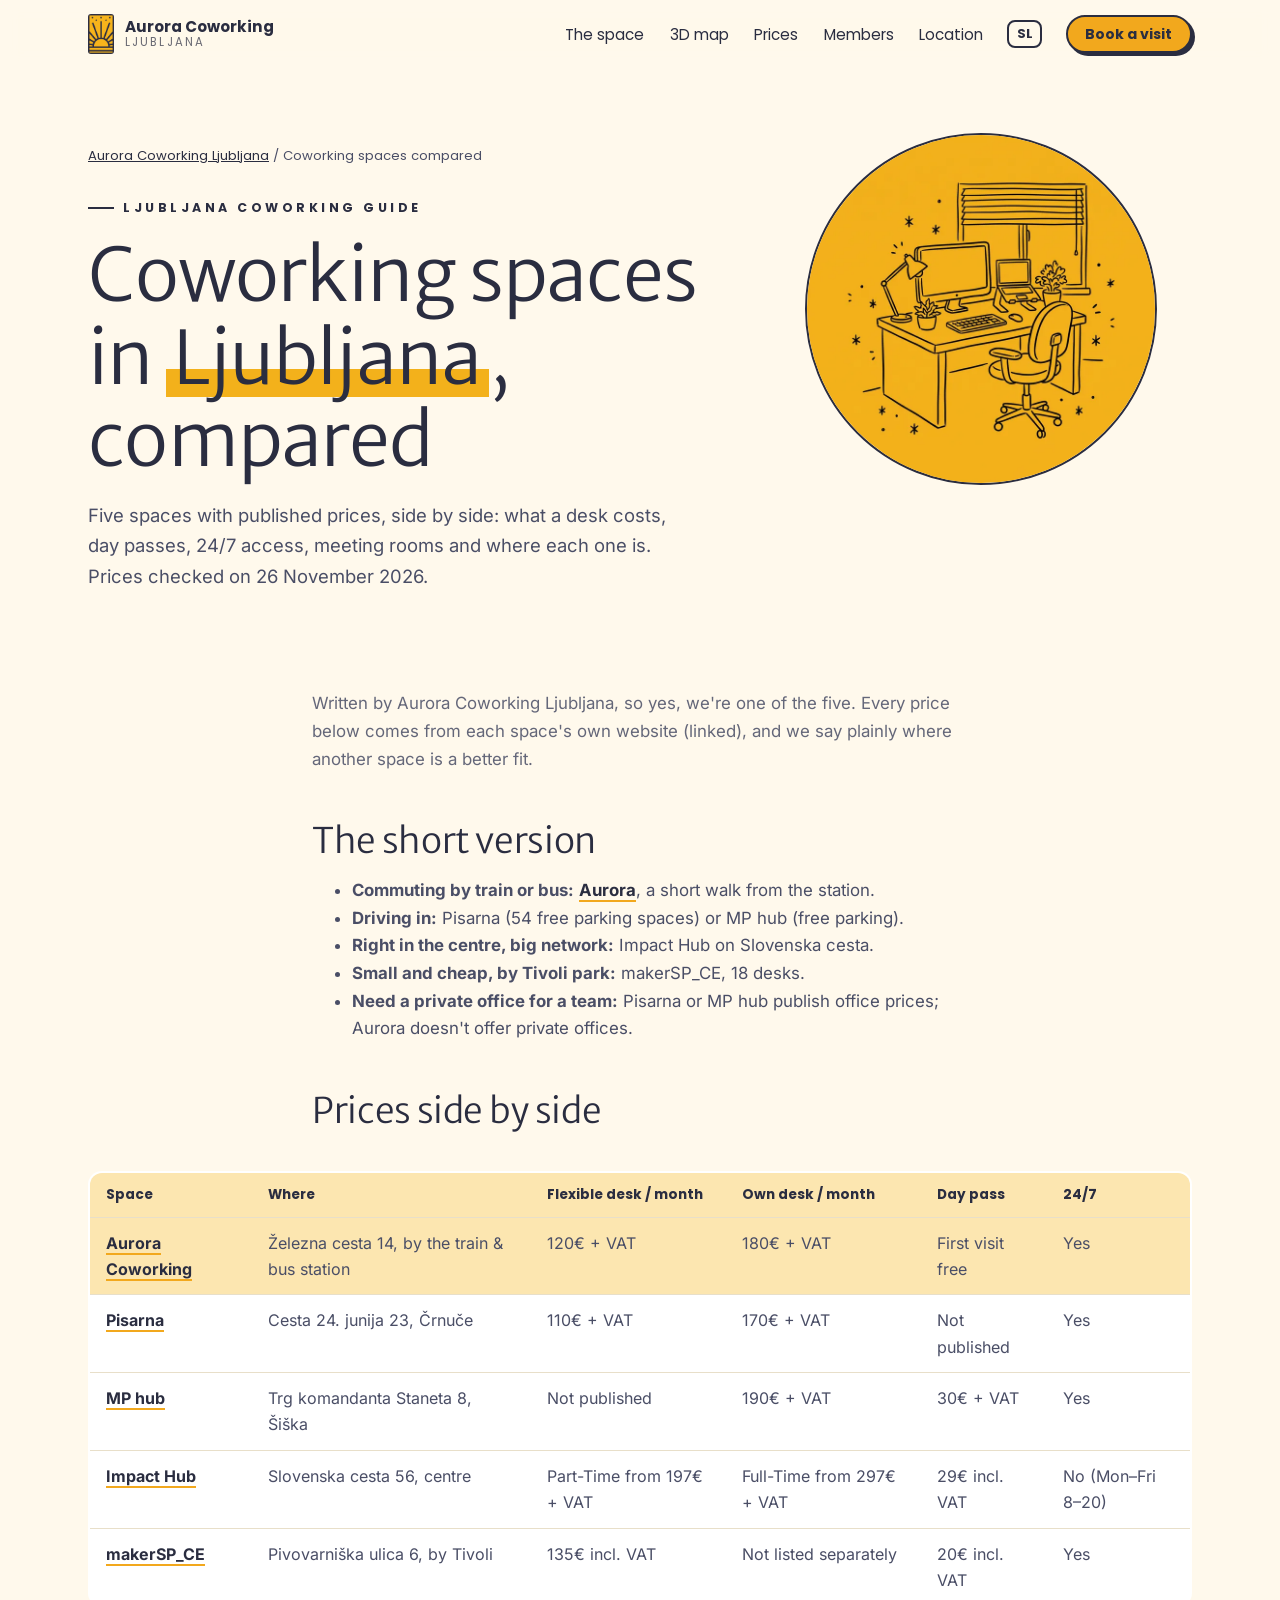
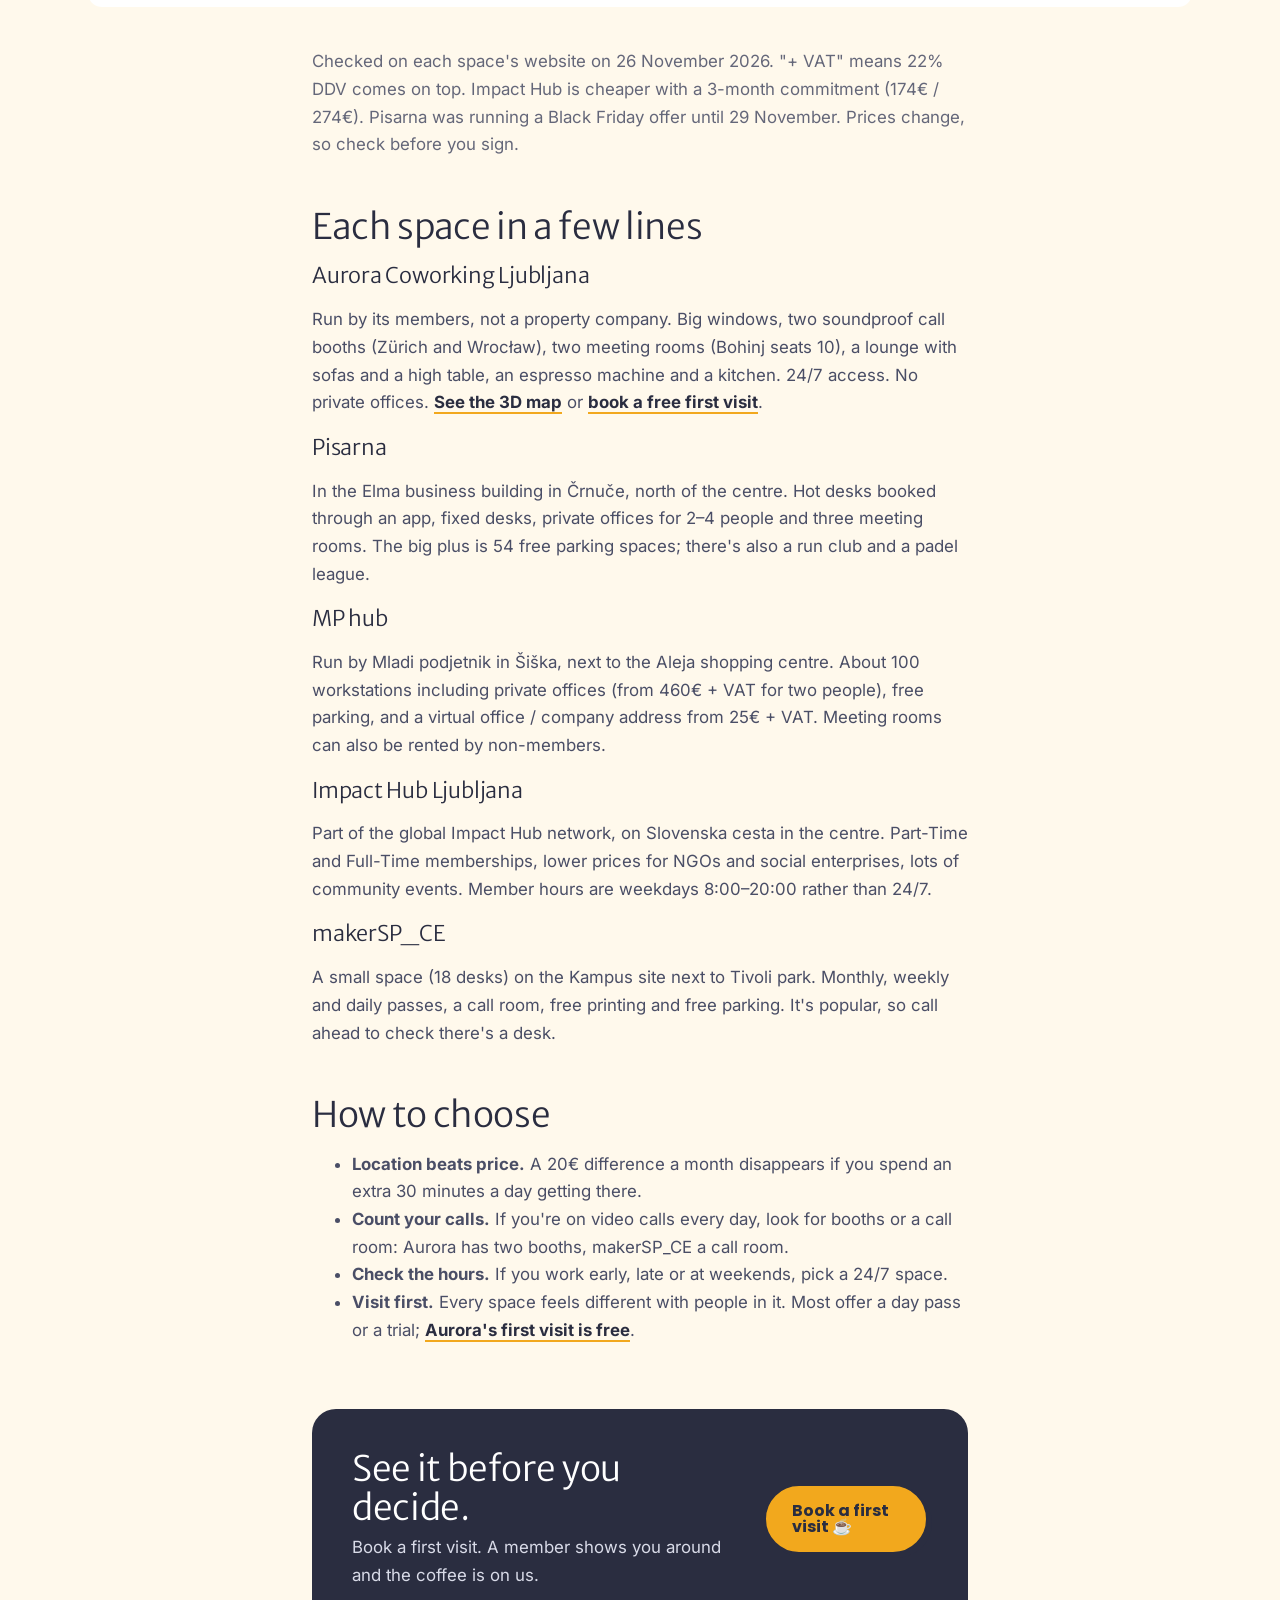
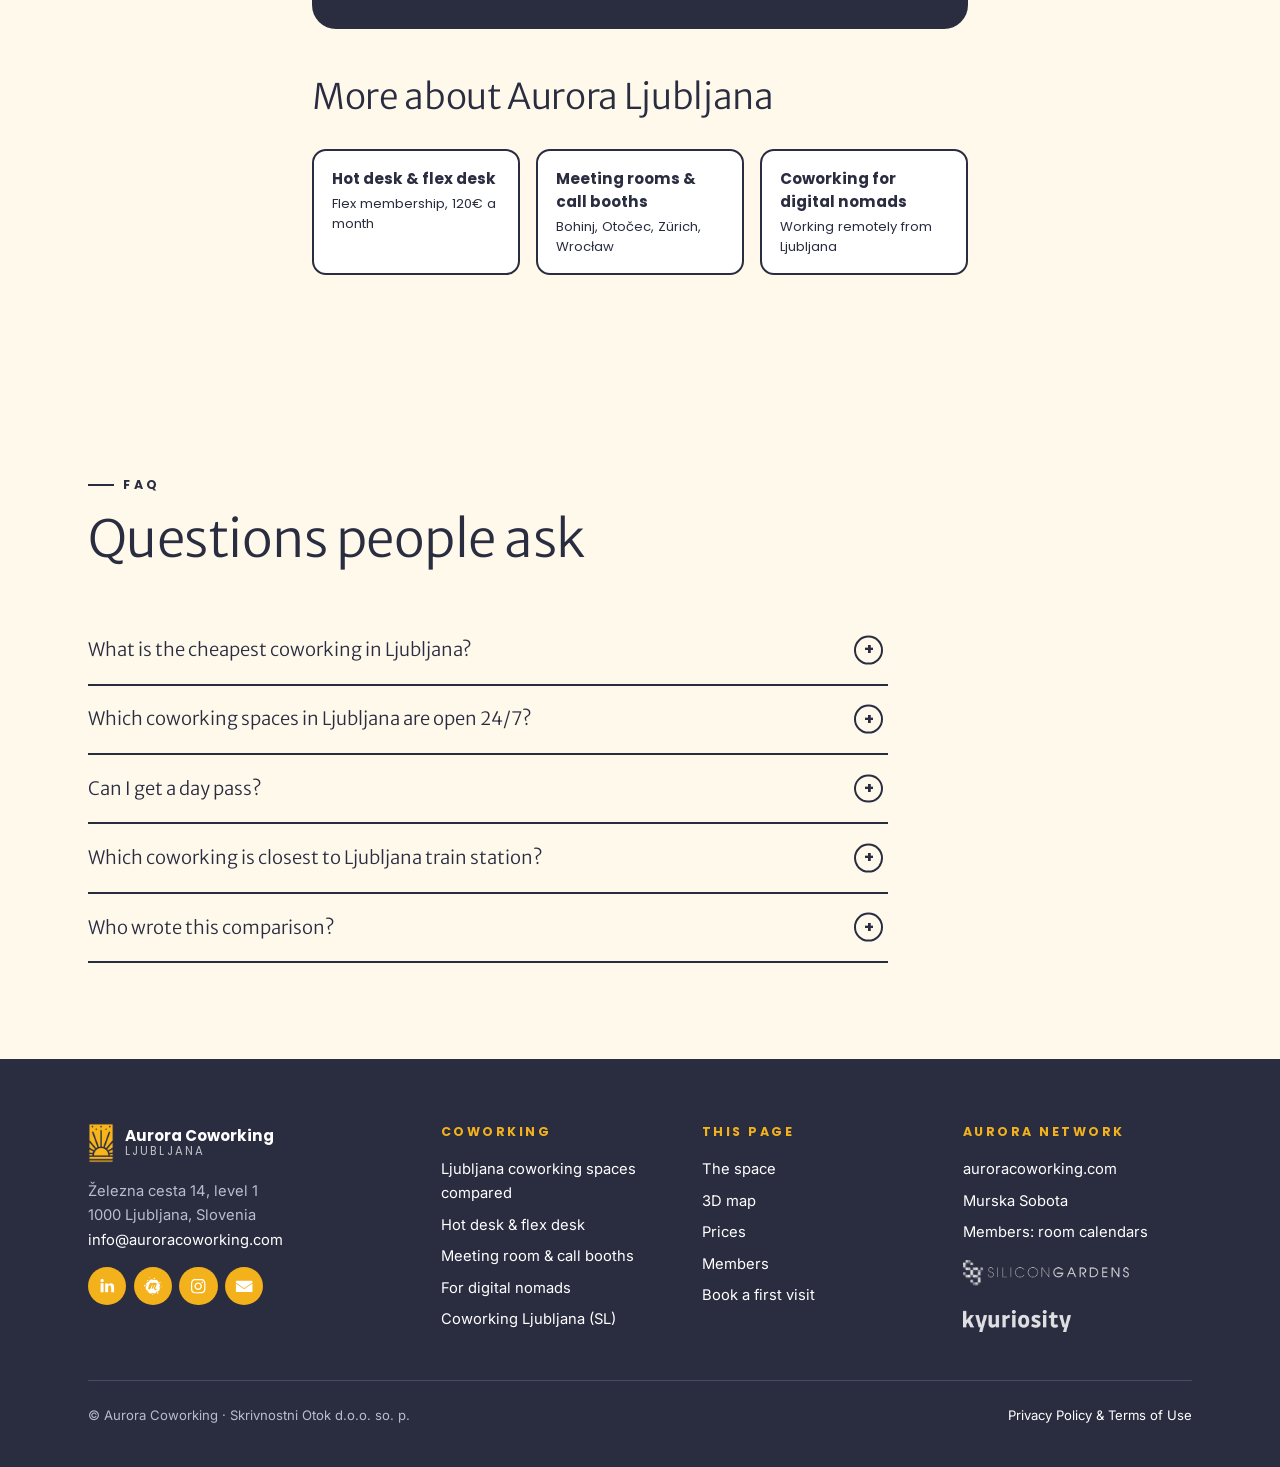
<file: coworking-ljubljana/index.html>
<!DOCTYPE html>
<html lang="en" class="no-js">
<head>
<meta charset="utf-8">
<meta name="viewport" content="width=device-width,initial-scale=1">
<meta name="color-scheme" content="light only">
<meta name="theme-color" content="#FFF9EC">
<title>Coworking spaces in Ljubljana compared (2026): prices, 24/7, day passes</title>
<meta name="description" content="Five Ljubljana coworking spaces side by side: monthly prices, day passes, 24/7 access, meeting rooms, parking and location. Aurora, Pisarna, MP hub, Impact Hub and makerSP_CE. Checked November 2026.">
<link rel="canonical" href="https://lj.auroracoworking.com/coworking-ljubljana/">
<meta property="og:type" content="website">
<meta property="og:url" content="https://lj.auroracoworking.com/coworking-ljubljana/">
<meta property="og:title" content="Coworking spaces in Ljubljana compared (2026): prices, 24/7, day passes">
<meta property="og:description" content="Five Ljubljana coworking spaces side by side: monthly prices, day passes, 24/7 access, meeting rooms, parking and location. Aurora, Pisarna, MP hub, Impact Hub and makerSP_CE. Checked November 2026.">
<meta property="og:image" content="https://lj.auroracoworking.com/assets/img/ljubljana-illustration.png">
<link rel="icon" href="/assets/img/aurora-logo.jpg">
<link rel="alternate" type="text/markdown" href="/coworking-ljubljana/index.md" title="This page as Markdown">
<link rel="preload" href="/assets/fonts/inter-latin-400-normal.woff2" as="font" type="font/woff2" crossorigin>
<link rel="stylesheet" href="/assets/style.css">
<script>document.documentElement.classList.remove("no-js")</script>
<script type="application/ld+json">
{
 "@context": "https://schema.org",
 "@graph": [
  {
   "@type": "WebPage",
   "@id": "https://lj.auroracoworking.com/coworking-ljubljana/",
   "url": "https://lj.auroracoworking.com/coworking-ljubljana/",
   "name": "Coworking spaces in Ljubljana compared (2026): prices, 24/7, day passes",
   "description": "Five Ljubljana coworking spaces side by side: monthly prices, day passes, 24/7 access, meeting rooms, parking and location. Aurora, Pisarna, MP hub, Impact Hub and makerSP_CE. Checked November 2026.",
   "inLanguage": "en",
   "about": {
    "@id": "https://lj.auroracoworking.com/#space"
   },
   "breadcrumb": {
    "@type": "BreadcrumbList",
    "itemListElement": [
     {
      "@type": "ListItem",
      "position": 1,
      "name": "Aurora Coworking Ljubljana",
      "item": "https://lj.auroracoworking.com/"
     },
     {
      "@type": "ListItem",
      "position": 2,
      "name": "Coworking spaces compared",
      "item": "https://lj.auroracoworking.com/coworking-ljubljana/"
     }
    ]
   }
  },
  {
   "@type": "CoworkingSpace",
   "@id": "https://lj.auroracoworking.com/#space",
   "name": "Aurora Coworking Ljubljana",
   "url": "https://lj.auroracoworking.com/",
   "email": "info@auroracoworking.com",
   "address": {
    "@type": "PostalAddress",
    "streetAddress": "Železna cesta 14, level 1",
    "postalCode": "1000",
    "addressLocality": "Ljubljana",
    "addressCountry": "SI"
   },
   "priceRange": "120€–180€ / month + VAT",
   "image": "https://lj.auroracoworking.com/assets/img/space/space-3.jpg"
  },
  {
   "@type": "FAQPage",
   "mainEntity": [
    {
     "@type": "Question",
     "name": "What is the cheapest coworking in Ljubljana?",
     "acceptedAnswer": {
      "@type": "Answer",
      "text": "Of the spaces with published prices, Pisarna's hot desk (110€ + VAT a month) and makerSP_CE (135€ a month including VAT, about 111€ without) are the lowest. Aurora's Flex is 120€ + VAT. Prices checked 26 November 2026."
     }
    },
    {
     "@type": "Question",
     "name": "Which coworking spaces in Ljubljana are open 24/7?",
     "acceptedAnswer": {
      "@type": "Answer",
      "text": "Aurora, Pisarna, MP hub and makerSP_CE all list 24/7 access for members. Impact Hub lists member hours of Monday to Friday, 8:00 to 20:00."
     }
    },
    {
     "@type": "Question",
     "name": "Can I get a day pass?",
     "acceptedAnswer": {
      "@type": "Answer",
      "text": "makerSP_CE sells a day for 20€ (VAT included), Impact Hub for 29€ (VAT included) and MP hub for 30€ + VAT. At Aurora your first visit is free, coffee included."
     }
    },
    {
     "@type": "Question",
     "name": "Which coworking is closest to Ljubljana train station?",
     "acceptedAnswer": {
      "@type": "Answer",
      "text": "Aurora, at Železna cesta 14, is a short walk from the main train and bus station. Impact Hub is on Slovenska cesta in the city centre."
     }
    },
    {
     "@type": "Question",
     "name": "Who wrote this comparison?",
     "acceptedAnswer": {
      "@type": "Answer",
      "text": "Aurora Coworking Ljubljana. We tried to be fair: every price comes from each space's own website, with links, and we say where another space is a better fit."
     }
    }
   ]
  }
 ]
}
</script>
</head>
<body id="top">

<nav class="nav" aria-label="Main">
  <div class="wrap">
    <a class="brand" href="/"><img src="/assets/img/aurora-logo.jpg" alt="" width="26" height="40"><span>Aurora Coworking<small>Ljubljana</small></span></a>
    <ul>
      <li><a href="/#space">The space</a></li>
      <li><a href="/#map">3D map</a></li>
      <li><a href="/#prices">Prices</a></li>
      <li><a href="/#members">Members</a></li>
      <li><a href="/#location">Location</a></li>
    </ul>
    <a class="lang" href="/sl/" hreflang="sl" lang="sl" title="Slovenščina">SL</a>
    <a class="btn" href="/#visit">Book a visit</a>
  </div>
</nav>


<header class="page-hero">
  <div class="wrap split-media">
    <div>
      <p class="crumbs"><a href="/">Aurora Coworking Ljubljana</a> / Coworking spaces compared</p>
      <p class="eyebrow">Ljubljana coworking guide</p>
      <h1>Coworking spaces in <em>Ljubljana</em>, compared</h1>
      <p class="lead">Five spaces with published prices, side by side: what a desk costs, day passes, 24/7 access, meeting rooms and where each one is. Prices checked on 26 November 2026.</p>
    </div>
    <aside><img src="/assets/img/illustrations/desk.webp" alt="" width="720" height="720" fetchpriority="high"></aside>
  </div>
</header>

<main>
  <section style="padding-top:1rem">
    <div class="wrap prose">
      <p class="note">Written by Aurora Coworking Ljubljana, so yes, we're one of the five. Every price below comes from each space's own website (linked), and we say plainly where another space is a better fit.</p>

      <h2>The short version</h2>
      <ul>
        <li><strong>Commuting by train or bus:</strong> <a class="link" href="/">Aurora</a>, a short walk from the station.</li>
        <li><strong>Driving in:</strong> Pisarna (54 free parking spaces) or MP hub (free parking).</li>
        <li><strong>Right in the centre, big network:</strong> Impact Hub on Slovenska cesta.</li>
        <li><strong>Small and cheap, by Tivoli park:</strong> makerSP_CE, 18 desks.</li>
        <li><strong>Need a private office for a team:</strong> Pisarna or MP hub publish office prices; Aurora doesn't offer private offices.</li>
      </ul>

      <h2>Prices side by side</h2>
      <div class="table-wide">
      <table>
        <thead><tr><th>Space</th><th>Where</th><th>Flexible desk / month</th><th>Own desk / month</th><th>Day pass</th><th>24/7</th></tr></thead>
        <tbody>
          <tr class="us"><td><strong><a class="link" href="/">Aurora Coworking</a></strong></td><td>Železna cesta 14, by the train &amp; bus station</td><td>120€ + VAT</td><td>180€ + VAT</td><td>First visit free</td><td>Yes</td></tr>
          <tr><td><strong><a class="link" href="https://pisarna.co/" rel="nofollow">Pisarna</a></strong></td><td>Cesta 24. junija 23, Črnuče</td><td>110€ + VAT</td><td>170€ + VAT</td><td>Not published</td><td>Yes</td></tr>
          <tr><td><strong><a class="link" href="https://mladipodjetnik.si/mp-storitve/coworking" rel="nofollow">MP hub</a></strong></td><td>Trg komandanta Staneta 8, Šiška</td><td>Not published</td><td>190€ + VAT</td><td>30€ + VAT</td><td>Yes</td></tr>
          <tr><td><strong><a class="link" href="https://slovenia.impacthub.net/coworking/" rel="nofollow">Impact Hub</a></strong></td><td>Slovenska cesta 56, centre</td><td>Part-Time from 197€ + VAT</td><td>Full-Time from 297€ + VAT</td><td>29€ incl. VAT</td><td>No (Mon–Fri 8–20)</td></tr>
          <tr><td><strong><a class="link" href="https://makerspace.si/" rel="nofollow">makerSP_CE</a></strong></td><td>Pivovarniška ulica 6, by Tivoli</td><td>135€ incl. VAT</td><td>Not listed separately</td><td>20€ incl. VAT</td><td>Yes</td></tr>
        </tbody>
      </table>
      </div>
      <p class="note">Checked on each space's website on 26 November 2026. "+ VAT" means 22% DDV comes on top. Impact Hub is cheaper with a 3-month commitment (174€ / 274€). Pisarna was running a Black Friday offer until 29 November. Prices change, so check before you sign.</p>

      <h2>Each space in a few lines</h2>
      <h3>Aurora Coworking Ljubljana</h3>
      <p>Run by its members, not a property company. Big windows, two soundproof call booths (Zürich and Wrocław), two meeting rooms (Bohinj seats 10), a lounge with sofas and a high table, an espresso machine and a kitchen. 24/7 access. No private offices. <a class="link" href="/#map">See the 3D map</a> or <a class="link" href="/#visit">book a free first visit</a>.</p>
      <h3>Pisarna</h3>
      <p>In the Elma business building in Črnuče, north of the centre. Hot desks booked through an app, fixed desks, private offices for 2–4 people and three meeting rooms. The big plus is 54 free parking spaces; there's also a run club and a padel league.</p>
      <h3>MP hub</h3>
      <p>Run by Mladi podjetnik in Šiška, next to the Aleja shopping centre. About 100 workstations including private offices (from 460€ + VAT for two people), free parking, and a virtual office / company address from 25€ + VAT. Meeting rooms can also be rented by non-members.</p>
      <h3>Impact Hub Ljubljana</h3>
      <p>Part of the global Impact Hub network, on Slovenska cesta in the centre. Part-Time and Full-Time memberships, lower prices for NGOs and social enterprises, lots of community events. Member hours are weekdays 8:00–20:00 rather than 24/7.</p>
      <h3>makerSP_CE</h3>
      <p>A small space (18 desks) on the Kampus site next to Tivoli park. Monthly, weekly and daily passes, a call room, free printing and free parking. It's popular, so call ahead to check there's a desk.</p>

      <h2>How to choose</h2>
      <ul>
        <li><strong>Location beats price.</strong> A 20€ difference a month disappears if you spend an extra 30 minutes a day getting there.</li>
        <li><strong>Count your calls.</strong> If you're on video calls every day, look for booths or a call room: Aurora has two booths, makerSP_CE a call room.</li>
        <li><strong>Check the hours.</strong> If you work early, late or at weekends, pick a 24/7 space.</li>
        <li><strong>Visit first.</strong> Every space feels different with people in it. Most offer a day pass or a trial; <a class="link" href="/#visit">Aurora's first visit is free</a>.</li>
      </ul>
      <div class="cta-band"><div><h2>See it before you decide.</h2><p>Book a first visit. A member shows you around and the coffee is on us.</p></div><a class="btn" href="/#visit">Book a first visit ☕</a></div>
      <h2>More about Aurora Ljubljana</h2>
      <div class="related">
        <a href="/hot-desk-ljubljana/">Hot desk &amp; flex desk<small>Flex membership, 120€ a month</small></a>
        <a href="/meeting-room-ljubljana/">Meeting rooms &amp; call booths<small>Bohinj, Otočec, Zürich, Wrocław</small></a>
        <a href="/digital-nomads-ljubljana/">Coworking for digital nomads<small>Working remotely from Ljubljana</small></a>
      </div>
    </div>
  </section>
<section id="faq"><div class="wrap"><div class="section-head"><p class="eyebrow">FAQ</p><h2>Questions people ask</h2></div><div class="faq" style="margin:0"><details><summary>What is the cheapest coworking in Ljubljana?</summary><p>Of the spaces with published prices, Pisarna's hot desk (110€ + VAT a month) and makerSP_CE (135€ a month including VAT, about 111€ without) are the lowest. Aurora's Flex is 120€ + VAT. Prices checked 26 November 2026.</p></details><details><summary>Which coworking spaces in Ljubljana are open 24/7?</summary><p>Aurora, Pisarna, MP hub and makerSP_CE all list 24/7 access for members. Impact Hub lists member hours of Monday to Friday, 8:00 to 20:00.</p></details><details><summary>Can I get a day pass?</summary><p>makerSP_CE sells a day for 20€ (VAT included), Impact Hub for 29€ (VAT included) and MP hub for 30€ + VAT. At Aurora your first visit is free, coffee included.</p></details><details><summary>Which coworking is closest to Ljubljana train station?</summary><p>Aurora, at Železna cesta 14, is a short walk from the main train and bus station. Impact Hub is on Slovenska cesta in the city centre.</p></details><details><summary>Who wrote this comparison?</summary><p>Aurora Coworking Ljubljana. We tried to be fair: every price comes from each space's own website, with links, and we say where another space is a better fit.</p></details></div></div></section>

</main>

<footer class="site">
  <div class="wrap">
    <div class="cols">
      <div>
        <a class="brand" href="/" style="color:#fff"><img src="/assets/img/aurora-logo.jpg" alt="" width="26" height="40"><span>Aurora Coworking<small>Ljubljana</small></span></a>
        <p style="margin-top:1rem">Železna cesta 14, level 1<br>1000 Ljubljana, Slovenia<br><a href="mailto:info@auroracoworking.com">info@auroracoworking.com</a></p>
        <ul class="social" aria-label="Social">
          <li><a href="https://www.linkedin.com/company/98150111/"><svg aria-hidden="true"><use href="/assets/icons.svg#linkedin"/></svg><span class="sr">LinkedIn</span></a></li>
          <li><a href="https://www.meetup.com/aurora-coworking-ljubljana-events-4-incredipreneurs/"><svg aria-hidden="true"><use href="/assets/icons.svg#meetup"/></svg><span class="sr">Meetup</span></a></li>
          <li><a href="https://www.instagram.com/auroracoworking"><svg aria-hidden="true"><use href="/assets/icons.svg#instagram"/></svg><span class="sr">Instagram</span></a></li>
          <li><a href="mailto:info@auroracoworking.com"><svg aria-hidden="true"><use href="/assets/icons.svg#email"/></svg><span class="sr">Email</span></a></li>
        </ul>
      </div>
      <div>
        <h4>Coworking</h4>
        <ul>
          <li><a href="/coworking-ljubljana/">Ljubljana coworking spaces compared</a></li>
          <li><a href="/hot-desk-ljubljana/">Hot desk &amp; flex desk</a></li>
          <li><a href="/meeting-room-ljubljana/">Meeting room &amp; call booths</a></li>
          <li><a href="/digital-nomads-ljubljana/">For digital nomads</a></li>
          <li><a href="/sl/">Coworking Ljubljana (SL)</a></li>
        </ul>
      </div>
      <div>
        <h4>This page</h4>
        <ul>
          <li><a href="/#space">The space</a></li>
          <li><a href="/#map">3D map</a></li>
          <li><a href="/#prices">Prices</a></li>
          <li><a href="/#members">Members</a></li>
          <li><a href="/#visit">Book a first visit</a></li>
        </ul>
      </div>
      <div>
        <h4>Aurora network</h4>
        <ul>
          <li><a href="https://www.auroracoworking.com">auroracoworking.com</a></li>
          <li><a href="https://ms.auroracoworking.com">Murska Sobota</a></li>
          <li><a href="/meeting-rooms/">Members: room calendars</a></li>
        </ul>
        <div class="thanks" aria-label="Special thanks">
          <a href="https://silicongardens.com" title="SiliconGardens"><img src="/assets/img/partners/silicongardens-white.png" alt="SiliconGardens" width="908" height="142" loading="lazy"></a>
          <a href="https://kyuriosity.com" title="Kyuriosity Ventures"><img src="/assets/img/partners/kyuriosity-white.png" alt="Kyuriosity Ventures" width="1360" height="277" loading="lazy"></a>
        </div>
      </div>
    </div>
    <div class="legal">
      <span>© Aurora Coworking · Skrivnostni Otok d.o.o. so. p.</span>
      <a href="https://lincolnisland.com/#terms">Privacy Policy &amp; Terms of Use</a>
    </div>
  </div>
</footer>


<script src="/assets/js/site.js" defer></script>
</body>
</html>
</file>
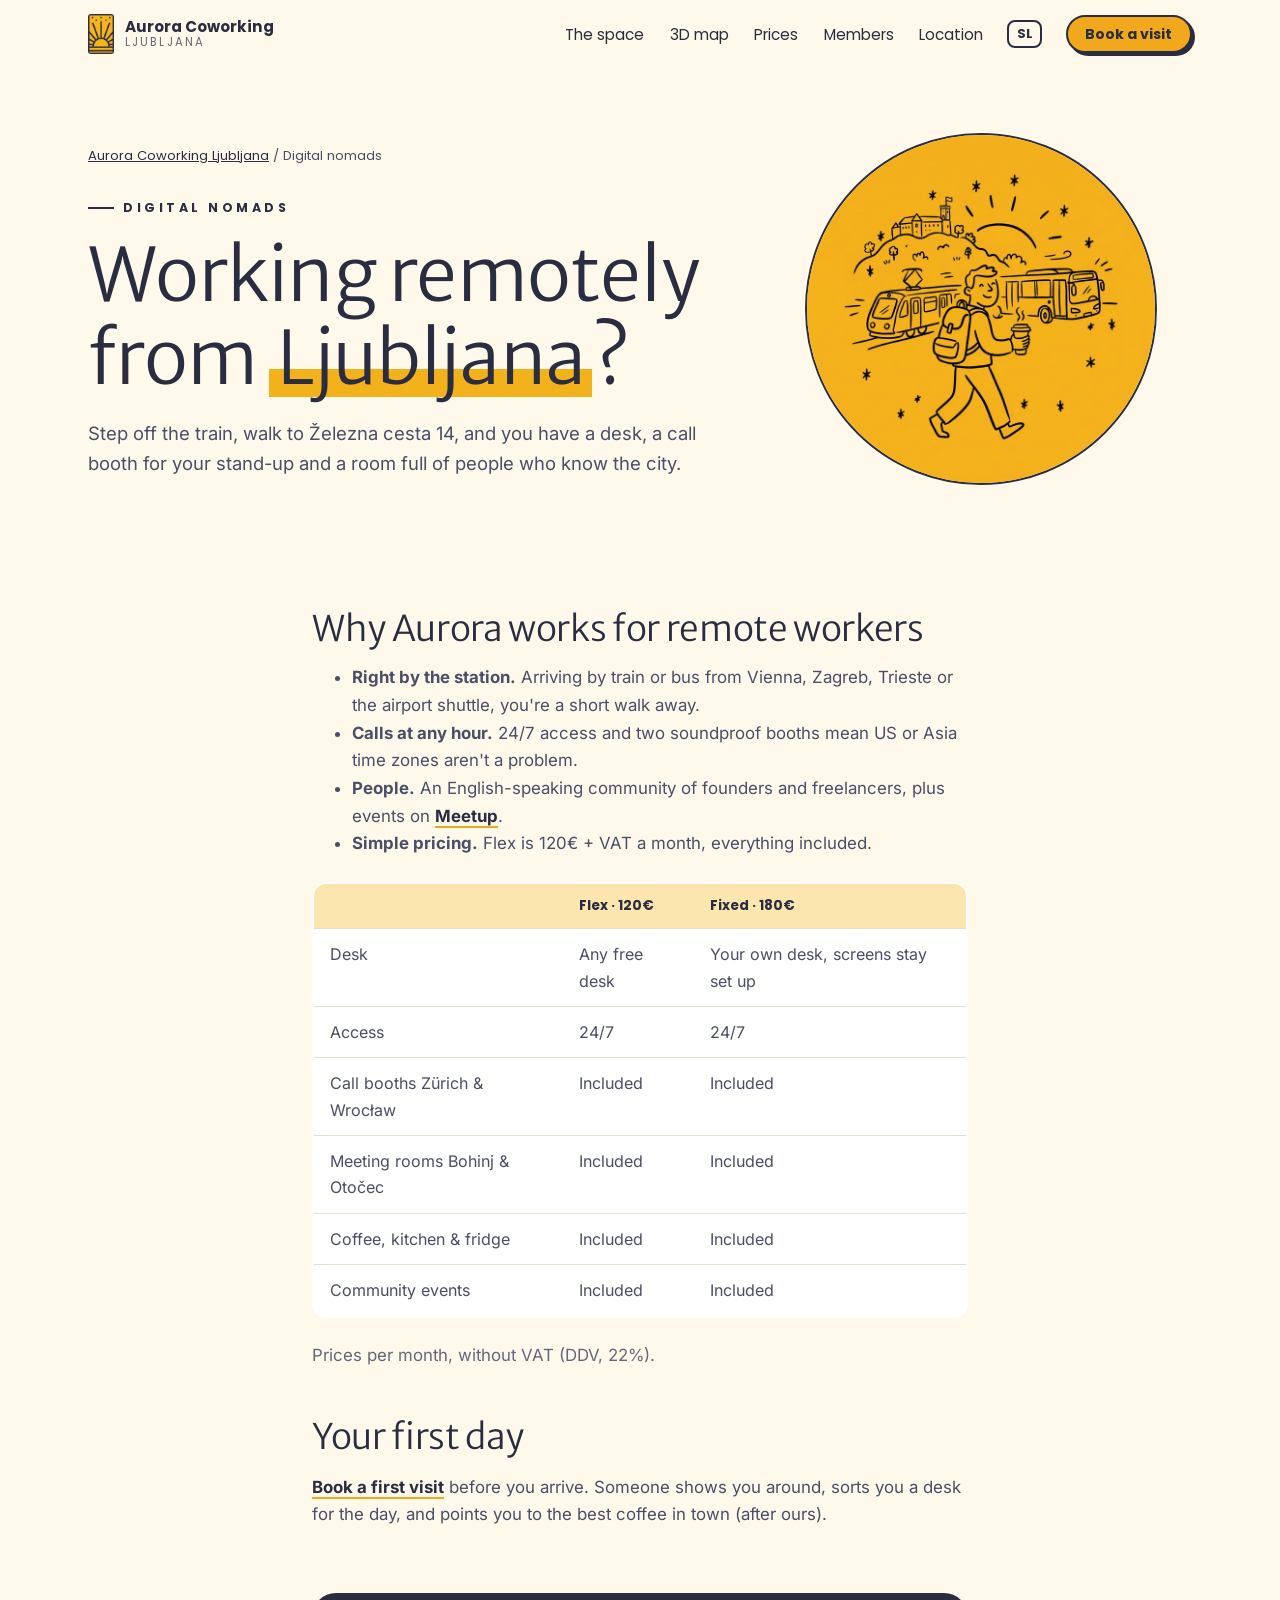
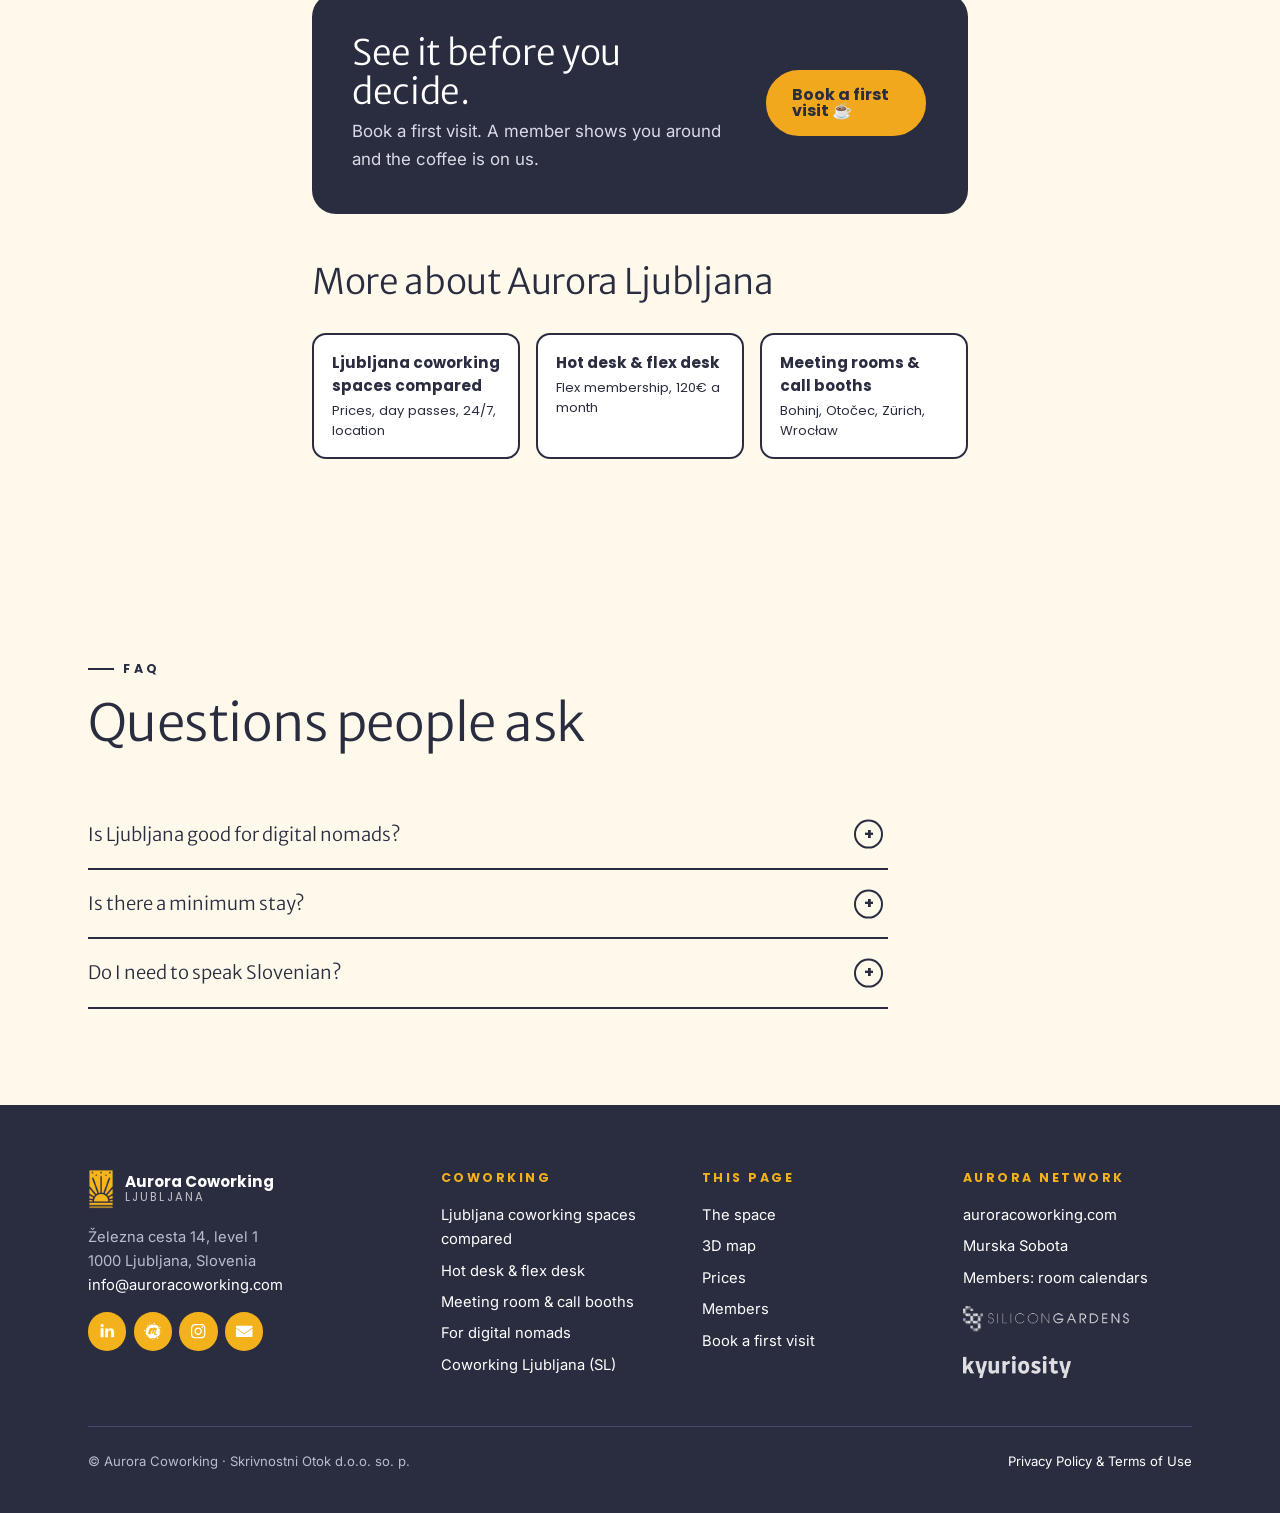
<file: digital-nomads-ljubljana/index.html>
<!DOCTYPE html>
<html lang="en" class="no-js">
<head>
<meta charset="utf-8">
<meta name="viewport" content="width=device-width,initial-scale=1">
<meta name="color-scheme" content="light only">
<meta name="theme-color" content="#FFF9EC">
<title>Coworking for digital nomads in Ljubljana · Aurora Coworking</title>
<meta name="description" content="Working remotely from Ljubljana? Aurora Coworking is a short walk from the train and bus station: 24/7 desks, call booths, free coffee and an international community. From 120€ a month.">
<link rel="canonical" href="https://lj.auroracoworking.com/digital-nomads-ljubljana/">
<meta property="og:type" content="website">
<meta property="og:url" content="https://lj.auroracoworking.com/digital-nomads-ljubljana/">
<meta property="og:title" content="Coworking for digital nomads in Ljubljana · Aurora Coworking">
<meta property="og:description" content="Working remotely from Ljubljana? Aurora Coworking is a short walk from the train and bus station: 24/7 desks, call booths, free coffee and an international community. From 120€ a month.">
<meta property="og:image" content="https://lj.auroracoworking.com/assets/img/ljubljana-illustration.png">
<link rel="icon" href="/assets/img/aurora-logo.jpg">
<link rel="alternate" type="text/markdown" href="/digital-nomads-ljubljana/index.md" title="This page as Markdown">
<link rel="preload" href="/assets/fonts/inter-latin-400-normal.woff2" as="font" type="font/woff2" crossorigin>
<link rel="stylesheet" href="/assets/style.css">
<script>document.documentElement.classList.remove("no-js")</script>
<script type="application/ld+json">
{
 "@context": "https://schema.org",
 "@graph": [
  {
   "@type": "WebPage",
   "@id": "https://lj.auroracoworking.com/digital-nomads-ljubljana/",
   "url": "https://lj.auroracoworking.com/digital-nomads-ljubljana/",
   "name": "Coworking for digital nomads in Ljubljana · Aurora Coworking",
   "description": "Working remotely from Ljubljana? Aurora Coworking is a short walk from the train and bus station: 24/7 desks, call booths, free coffee and an international community. From 120€ a month.",
   "inLanguage": "en",
   "about": {
    "@id": "https://lj.auroracoworking.com/#space"
   },
   "breadcrumb": {
    "@type": "BreadcrumbList",
    "itemListElement": [
     {
      "@type": "ListItem",
      "position": 1,
      "name": "Aurora Coworking Ljubljana",
      "item": "https://lj.auroracoworking.com/"
     },
     {
      "@type": "ListItem",
      "position": 2,
      "name": "Digital nomads",
      "item": "https://lj.auroracoworking.com/digital-nomads-ljubljana/"
     }
    ]
   }
  },
  {
   "@type": "CoworkingSpace",
   "@id": "https://lj.auroracoworking.com/#space",
   "name": "Aurora Coworking Ljubljana",
   "url": "https://lj.auroracoworking.com/",
   "email": "info@auroracoworking.com",
   "address": {
    "@type": "PostalAddress",
    "streetAddress": "Železna cesta 14, level 1",
    "postalCode": "1000",
    "addressLocality": "Ljubljana",
    "addressCountry": "SI"
   },
   "priceRange": "120€–180€ / month + VAT",
   "image": "https://lj.auroracoworking.com/assets/img/space/space-3.jpg"
  },
  {
   "@type": "FAQPage",
   "mainEntity": [
    {
     "@type": "Question",
     "name": "Is Ljubljana good for digital nomads?",
     "acceptedAnswer": {
      "@type": "Answer",
      "text": "It's small, safe, green and walkable, with good train links to Austria, Italy and Croatia. A coworking desk gives you a routine and people to meet."
     }
    },
    {
     "@type": "Question",
     "name": "Is there a minimum stay?",
     "acceptedAnswer": {
      "@type": "Answer",
      "text": "Memberships are monthly. Write to info@auroracoworking.com if you're in town for a shorter time."
     }
    },
    {
     "@type": "Question",
     "name": "Do I need to speak Slovenian?",
     "acceptedAnswer": {
      "@type": "Answer",
      "text": "No. Members speak English every day, and many come from abroad."
     }
    }
   ]
  }
 ]
}
</script>
</head>
<body id="top">

<nav class="nav" aria-label="Main">
  <div class="wrap">
    <a class="brand" href="/"><img src="/assets/img/aurora-logo.jpg" alt="" width="26" height="40"><span>Aurora Coworking<small>Ljubljana</small></span></a>
    <ul>
      <li><a href="/#space">The space</a></li>
      <li><a href="/#map">3D map</a></li>
      <li><a href="/#prices">Prices</a></li>
      <li><a href="/#members">Members</a></li>
      <li><a href="/#location">Location</a></li>
    </ul>
    <a class="lang" href="/sl/" hreflang="sl" lang="sl" title="Slovenščina">SL</a>
    <a class="btn" href="/#visit">Book a visit</a>
  </div>
</nav>


<header class="page-hero">
  <div class="wrap split-media">
    <div>
      <p class="crumbs"><a href="/">Aurora Coworking Ljubljana</a> / Digital nomads</p>
      <p class="eyebrow">Digital nomads</p>
      <h1>Working remotely from <em>Ljubljana</em>?</h1>
      <p class="lead">Step off the train, walk to Železna cesta 14, and you have a desk, a call booth for your stand-up and a room full of people who know the city.</p>
    </div>
    <aside><img src="/assets/img/illustrations/commute.webp" alt="" width="720" height="720" fetchpriority="high"></aside>
  </div>
</header>

<main>
  <section style="padding-top:1rem">
    <div class="wrap prose">
      <h2>Why Aurora works for remote workers</h2>
      <ul>
        <li><strong>Right by the station.</strong> Arriving by train or bus from Vienna, Zagreb, Trieste or the airport shuttle, you're a short walk away.</li>
        <li><strong>Calls at any hour.</strong> 24/7 access and two soundproof booths mean US or Asia time zones aren't a problem.</li>
        <li><strong>People.</strong> An English-speaking community of founders and freelancers, plus events on <a class="link" href="https://www.meetup.com/aurora-coworking-ljubljana-events-4-incredipreneurs/">Meetup</a>.</li>
        <li><strong>Simple pricing.</strong> Flex is 120€ + VAT a month, everything included.</li>
      </ul>
      <table>
        <thead><tr><th></th><th>Flex · 120€</th><th>Fixed · 180€</th></tr></thead>
        <tbody>
          <tr><td>Desk</td><td>Any free desk</td><td>Your own desk, screens stay set up</td></tr>
          <tr><td>Access</td><td>24/7</td><td>24/7</td></tr>
          <tr><td>Call booths Zürich &amp; Wrocław</td><td>Included</td><td>Included</td></tr>
          <tr><td>Meeting rooms Bohinj &amp; Otočec</td><td>Included</td><td>Included</td></tr>
          <tr><td>Coffee, kitchen &amp; fridge</td><td>Included</td><td>Included</td></tr>
          <tr><td>Community events</td><td>Included</td><td>Included</td></tr>
        </tbody>
      </table>
      <p class="note">Prices per month, without VAT (DDV, 22%).</p>
      <h2>Your first day</h2>
      <p><a class="link" href="/#visit">Book a first visit</a> before you arrive. Someone shows you around, sorts you a desk for the day, and points you to the best coffee in town (after ours).</p>
      <div class="cta-band"><div><h2>See it before you decide.</h2><p>Book a first visit. A member shows you around and the coffee is on us.</p></div><a class="btn" href="/#visit">Book a first visit ☕</a></div>
      <h2>More about Aurora Ljubljana</h2>
      <div class="related">
        <a href="/coworking-ljubljana/">Ljubljana coworking spaces compared<small>Prices, day passes, 24/7, location</small></a>
        <a href="/hot-desk-ljubljana/">Hot desk &amp; flex desk<small>Flex membership, 120€ a month</small></a>
        <a href="/meeting-room-ljubljana/">Meeting rooms &amp; call booths<small>Bohinj, Otočec, Zürich, Wrocław</small></a>
      </div>
    </div>
  </section>
<section id="faq"><div class="wrap"><div class="section-head"><p class="eyebrow">FAQ</p><h2>Questions people ask</h2></div><div class="faq" style="margin:0"><details><summary>Is Ljubljana good for digital nomads?</summary><p>It's small, safe, green and walkable, with good train links to Austria, Italy and Croatia. A coworking desk gives you a routine and people to meet.</p></details><details><summary>Is there a minimum stay?</summary><p>Memberships are monthly. Write to <a class="link" href="mailto:info@auroracoworking.com">info@auroracoworking.com</a> if you're in town for a shorter time.</p></details><details><summary>Do I need to speak Slovenian?</summary><p>No. Members speak English every day, and many come from abroad.</p></details></div></div></section>

</main>

<footer class="site">
  <div class="wrap">
    <div class="cols">
      <div>
        <a class="brand" href="/" style="color:#fff"><img src="/assets/img/aurora-logo.jpg" alt="" width="26" height="40"><span>Aurora Coworking<small>Ljubljana</small></span></a>
        <p style="margin-top:1rem">Železna cesta 14, level 1<br>1000 Ljubljana, Slovenia<br><a href="mailto:info@auroracoworking.com">info@auroracoworking.com</a></p>
        <ul class="social" aria-label="Social">
          <li><a href="https://www.linkedin.com/company/98150111/"><svg aria-hidden="true"><use href="/assets/icons.svg#linkedin"/></svg><span class="sr">LinkedIn</span></a></li>
          <li><a href="https://www.meetup.com/aurora-coworking-ljubljana-events-4-incredipreneurs/"><svg aria-hidden="true"><use href="/assets/icons.svg#meetup"/></svg><span class="sr">Meetup</span></a></li>
          <li><a href="https://www.instagram.com/auroracoworking"><svg aria-hidden="true"><use href="/assets/icons.svg#instagram"/></svg><span class="sr">Instagram</span></a></li>
          <li><a href="mailto:info@auroracoworking.com"><svg aria-hidden="true"><use href="/assets/icons.svg#email"/></svg><span class="sr">Email</span></a></li>
        </ul>
      </div>
      <div>
        <h4>Coworking</h4>
        <ul>
          <li><a href="/coworking-ljubljana/">Ljubljana coworking spaces compared</a></li>
          <li><a href="/hot-desk-ljubljana/">Hot desk &amp; flex desk</a></li>
          <li><a href="/meeting-room-ljubljana/">Meeting room &amp; call booths</a></li>
          <li><a href="/digital-nomads-ljubljana/">For digital nomads</a></li>
          <li><a href="/sl/">Coworking Ljubljana (SL)</a></li>
        </ul>
      </div>
      <div>
        <h4>This page</h4>
        <ul>
          <li><a href="/#space">The space</a></li>
          <li><a href="/#map">3D map</a></li>
          <li><a href="/#prices">Prices</a></li>
          <li><a href="/#members">Members</a></li>
          <li><a href="/#visit">Book a first visit</a></li>
        </ul>
      </div>
      <div>
        <h4>Aurora network</h4>
        <ul>
          <li><a href="https://www.auroracoworking.com">auroracoworking.com</a></li>
          <li><a href="https://ms.auroracoworking.com">Murska Sobota</a></li>
          <li><a href="/meeting-rooms/">Members: room calendars</a></li>
        </ul>
        <div class="thanks" aria-label="Special thanks">
          <a href="https://silicongardens.com" title="SiliconGardens"><img src="/assets/img/partners/silicongardens-white.png" alt="SiliconGardens" width="908" height="142" loading="lazy"></a>
          <a href="https://kyuriosity.com" title="Kyuriosity Ventures"><img src="/assets/img/partners/kyuriosity-white.png" alt="Kyuriosity Ventures" width="1360" height="277" loading="lazy"></a>
        </div>
      </div>
    </div>
    <div class="legal">
      <span>© Aurora Coworking · Skrivnostni Otok d.o.o. so. p.</span>
      <a href="https://lincolnisland.com/#terms">Privacy Policy &amp; Terms of Use</a>
    </div>
  </div>
</footer>


<script src="/assets/js/site.js" defer></script>
</body>
</html>
</file>
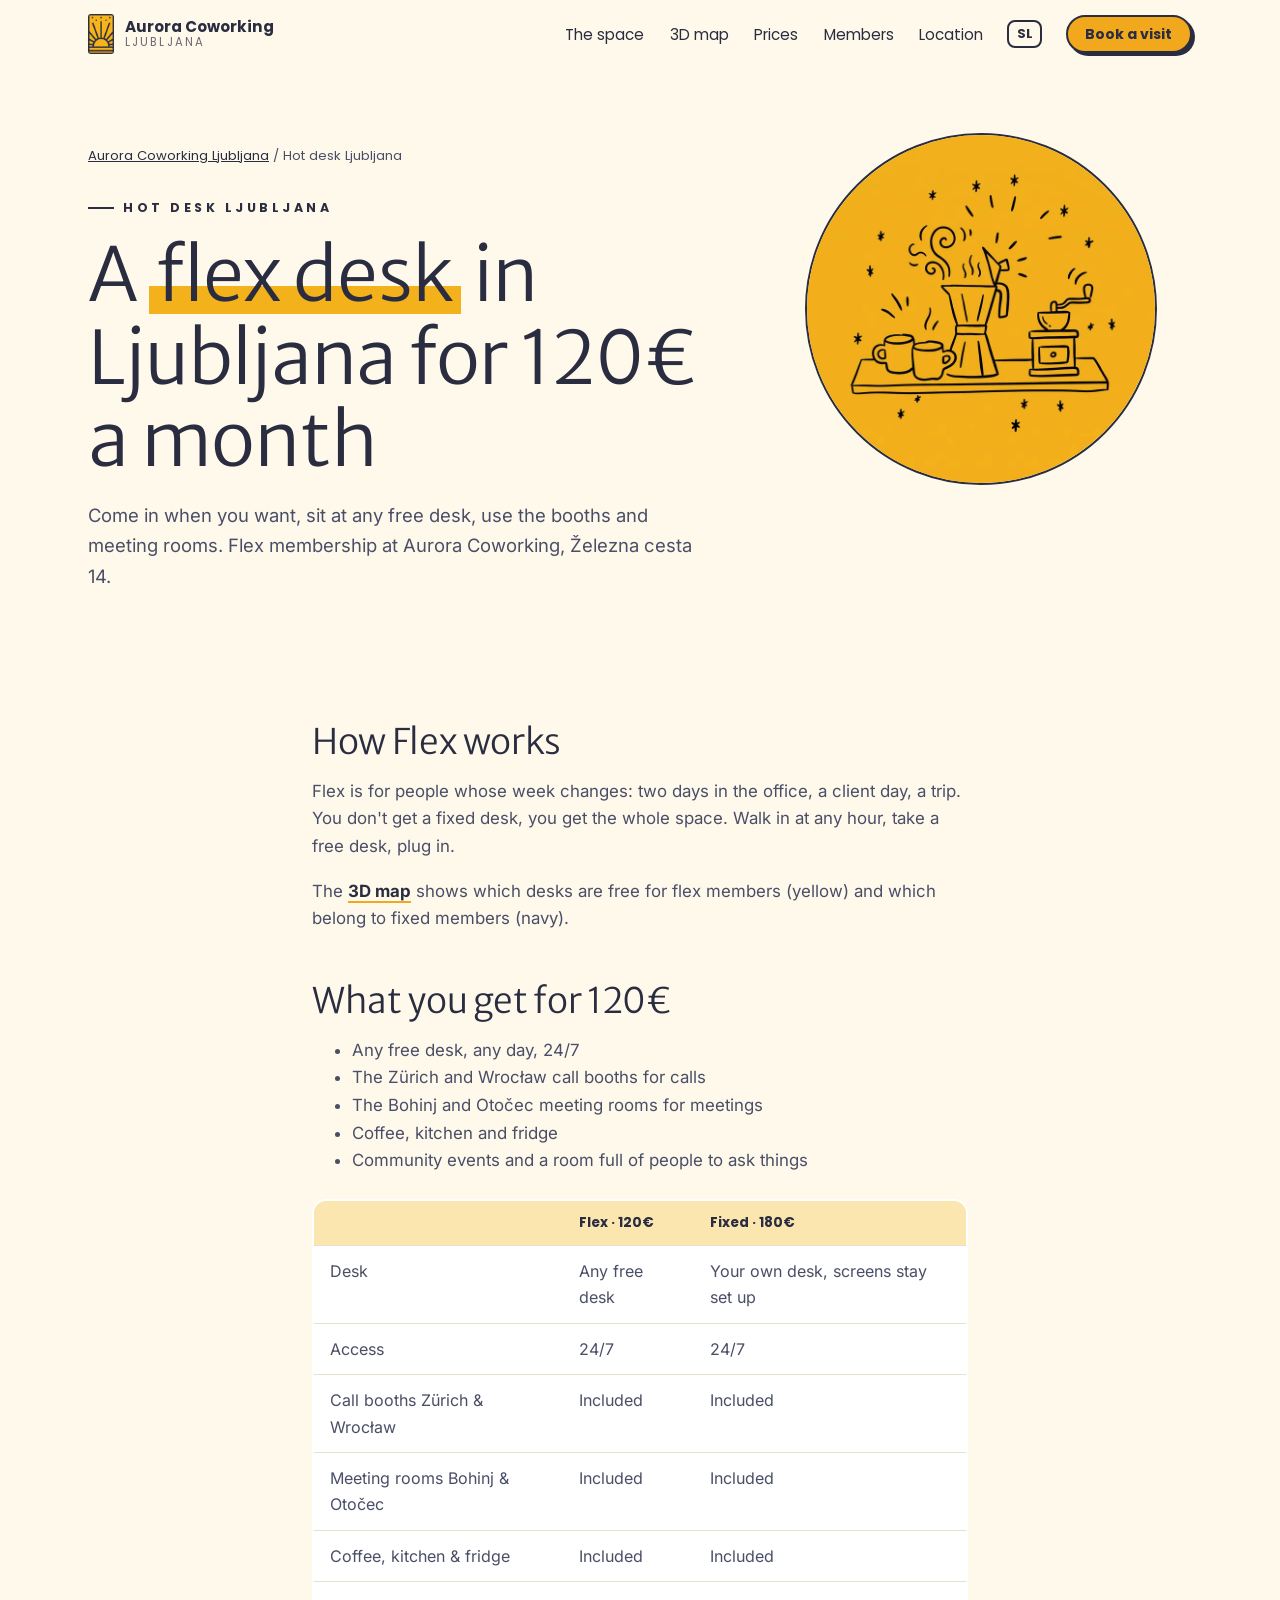
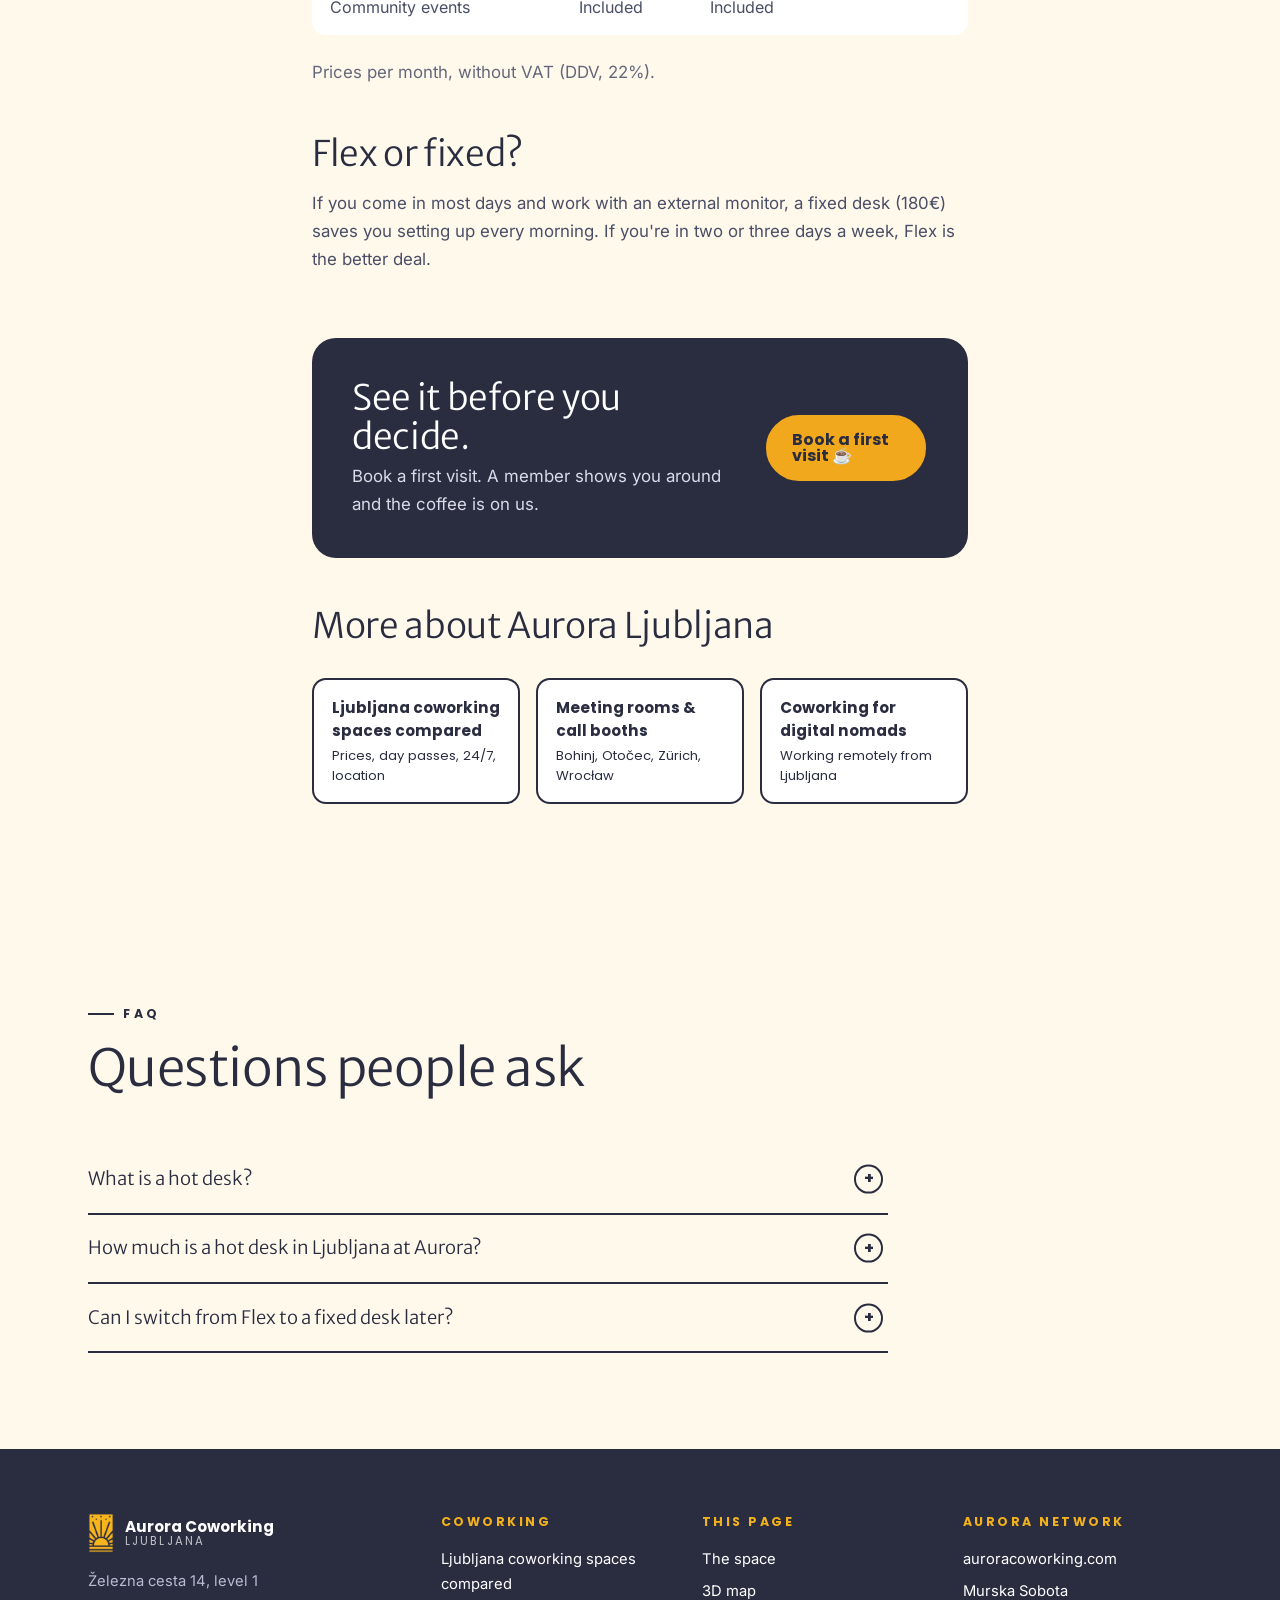
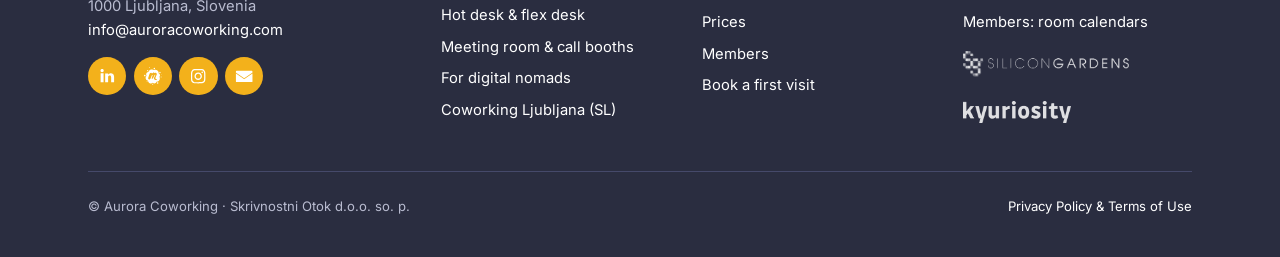
<file: hot-desk-ljubljana/index.html>
<!DOCTYPE html>
<html lang="en" class="no-js">
<head>
<meta charset="utf-8">
<meta name="viewport" content="width=device-width,initial-scale=1">
<meta name="color-scheme" content="light only">
<meta name="theme-color" content="#FFF9EC">
<title>Hot desk Ljubljana: flex desk 120€ a month, 24/7 · Aurora Coworking</title>
<meta name="description" content="Flex hot desk in Ljubljana for 120€ + VAT a month: any free desk, 24/7 access, call booths, meeting rooms and free coffee. Next to the train and bus station.">
<link rel="canonical" href="https://lj.auroracoworking.com/hot-desk-ljubljana/">
<meta property="og:type" content="website">
<meta property="og:url" content="https://lj.auroracoworking.com/hot-desk-ljubljana/">
<meta property="og:title" content="Hot desk Ljubljana: flex desk 120€ a month, 24/7 · Aurora Coworking">
<meta property="og:description" content="Flex hot desk in Ljubljana for 120€ + VAT a month: any free desk, 24/7 access, call booths, meeting rooms and free coffee. Next to the train and bus station.">
<meta property="og:image" content="https://lj.auroracoworking.com/assets/img/ljubljana-illustration.png">
<link rel="icon" href="/assets/img/aurora-logo.jpg">
<link rel="alternate" type="text/markdown" href="/hot-desk-ljubljana/index.md" title="This page as Markdown">
<link rel="preload" href="/assets/fonts/inter-latin-400-normal.woff2" as="font" type="font/woff2" crossorigin>
<link rel="stylesheet" href="/assets/style.css">
<script>document.documentElement.classList.remove("no-js")</script>
<script type="application/ld+json">
{
 "@context": "https://schema.org",
 "@graph": [
  {
   "@type": "WebPage",
   "@id": "https://lj.auroracoworking.com/hot-desk-ljubljana/",
   "url": "https://lj.auroracoworking.com/hot-desk-ljubljana/",
   "name": "Hot desk Ljubljana: flex desk 120€ a month, 24/7 · Aurora Coworking",
   "description": "Flex hot desk in Ljubljana for 120€ + VAT a month: any free desk, 24/7 access, call booths, meeting rooms and free coffee. Next to the train and bus station.",
   "inLanguage": "en",
   "about": {
    "@id": "https://lj.auroracoworking.com/#space"
   },
   "breadcrumb": {
    "@type": "BreadcrumbList",
    "itemListElement": [
     {
      "@type": "ListItem",
      "position": 1,
      "name": "Aurora Coworking Ljubljana",
      "item": "https://lj.auroracoworking.com/"
     },
     {
      "@type": "ListItem",
      "position": 2,
      "name": "Hot desk Ljubljana",
      "item": "https://lj.auroracoworking.com/hot-desk-ljubljana/"
     }
    ]
   }
  },
  {
   "@type": "CoworkingSpace",
   "@id": "https://lj.auroracoworking.com/#space",
   "name": "Aurora Coworking Ljubljana",
   "url": "https://lj.auroracoworking.com/",
   "email": "info@auroracoworking.com",
   "address": {
    "@type": "PostalAddress",
    "streetAddress": "Železna cesta 14, level 1",
    "postalCode": "1000",
    "addressLocality": "Ljubljana",
    "addressCountry": "SI"
   },
   "priceRange": "120€–180€ / month + VAT",
   "image": "https://lj.auroracoworking.com/assets/img/space/space-3.jpg"
  },
  {
   "@type": "FAQPage",
   "mainEntity": [
    {
     "@type": "Question",
     "name": "What is a hot desk?",
     "acceptedAnswer": {
      "@type": "Answer",
      "text": "A desk you don't own: you sit at any free desk when you come in. At Aurora that's the Flex membership."
     }
    },
    {
     "@type": "Question",
     "name": "How much is a hot desk in Ljubljana at Aurora?",
     "acceptedAnswer": {
      "@type": "Answer",
      "text": "120€ + VAT a month, with 24/7 access, call booths, meeting rooms and coffee included."
     }
    },
    {
     "@type": "Question",
     "name": "Can I switch from Flex to a fixed desk later?",
     "acceptedAnswer": {
      "@type": "Answer",
      "text": "Yes. If you start coming in every day and want your own desk, switch to Fixed (180€ + VAT a month) when one is free."
     }
    }
   ]
  }
 ]
}
</script>
</head>
<body id="top">

<nav class="nav" aria-label="Main">
  <div class="wrap">
    <a class="brand" href="/"><img src="/assets/img/aurora-logo.jpg" alt="" width="26" height="40"><span>Aurora Coworking<small>Ljubljana</small></span></a>
    <ul>
      <li><a href="/#space">The space</a></li>
      <li><a href="/#map">3D map</a></li>
      <li><a href="/#prices">Prices</a></li>
      <li><a href="/#members">Members</a></li>
      <li><a href="/#location">Location</a></li>
    </ul>
    <a class="lang" href="/sl/" hreflang="sl" lang="sl" title="Slovenščina">SL</a>
    <a class="btn" href="/#visit">Book a visit</a>
  </div>
</nav>


<header class="page-hero">
  <div class="wrap split-media">
    <div>
      <p class="crumbs"><a href="/">Aurora Coworking Ljubljana</a> / Hot desk Ljubljana</p>
      <p class="eyebrow">Hot desk Ljubljana</p>
      <h1>A <em>flex desk</em> in Ljubljana for 120€ a month</h1>
      <p class="lead">Come in when you want, sit at any free desk, use the booths and meeting rooms. Flex membership at Aurora Coworking, Železna cesta 14.</p>
    </div>
    <aside><img src="/assets/img/illustrations/coffee.webp" alt="" width="720" height="720" fetchpriority="high"></aside>
  </div>
</header>

<main>
  <section style="padding-top:1rem">
    <div class="wrap prose">
      <h2>How Flex works</h2>
      <p>Flex is for people whose week changes: two days in the office, a client day, a trip. You don't get a fixed desk, you get the whole space. Walk in at any hour, take a free desk, plug in.</p>
      <p>The <a class="link" href="/#map">3D map</a> shows which desks are free for flex members (yellow) and which belong to fixed members (navy).</p>
      <h2>What you get for 120€</h2>
      <ul>
        <li>Any free desk, any day, 24/7</li>
        <li>The Zürich and Wrocław call booths for calls</li>
        <li>The Bohinj and Otočec meeting rooms for meetings</li>
        <li>Coffee, kitchen and fridge</li>
        <li>Community events and a room full of people to ask things</li>
      </ul>
      <table>
        <thead><tr><th></th><th>Flex · 120€</th><th>Fixed · 180€</th></tr></thead>
        <tbody>
          <tr><td>Desk</td><td>Any free desk</td><td>Your own desk, screens stay set up</td></tr>
          <tr><td>Access</td><td>24/7</td><td>24/7</td></tr>
          <tr><td>Call booths Zürich &amp; Wrocław</td><td>Included</td><td>Included</td></tr>
          <tr><td>Meeting rooms Bohinj &amp; Otočec</td><td>Included</td><td>Included</td></tr>
          <tr><td>Coffee, kitchen &amp; fridge</td><td>Included</td><td>Included</td></tr>
          <tr><td>Community events</td><td>Included</td><td>Included</td></tr>
        </tbody>
      </table>
      <p class="note">Prices per month, without VAT (DDV, 22%).</p>
      <h2>Flex or fixed?</h2>
      <p>If you come in most days and work with an external monitor, a fixed desk (180€) saves you setting up every morning. If you're in two or three days a week, Flex is the better deal.</p>
      <div class="cta-band"><div><h2>See it before you decide.</h2><p>Book a first visit. A member shows you around and the coffee is on us.</p></div><a class="btn" href="/#visit">Book a first visit ☕</a></div>
      <h2>More about Aurora Ljubljana</h2>
      <div class="related">
        <a href="/coworking-ljubljana/">Ljubljana coworking spaces compared<small>Prices, day passes, 24/7, location</small></a>
        <a href="/meeting-room-ljubljana/">Meeting rooms &amp; call booths<small>Bohinj, Otočec, Zürich, Wrocław</small></a>
        <a href="/digital-nomads-ljubljana/">Coworking for digital nomads<small>Working remotely from Ljubljana</small></a>
      </div>
    </div>
  </section>
<section id="faq"><div class="wrap"><div class="section-head"><p class="eyebrow">FAQ</p><h2>Questions people ask</h2></div><div class="faq" style="margin:0"><details><summary>What is a hot desk?</summary><p>A desk you don't own: you sit at any free desk when you come in. At Aurora that's the Flex membership.</p></details><details><summary>How much is a hot desk in Ljubljana at Aurora?</summary><p>120€ + VAT a month, with 24/7 access, call booths, meeting rooms and coffee included.</p></details><details><summary>Can I switch from Flex to a fixed desk later?</summary><p>Yes. If you start coming in every day and want your own desk, switch to Fixed (180€ + VAT a month) when one is free.</p></details></div></div></section>

</main>

<footer class="site">
  <div class="wrap">
    <div class="cols">
      <div>
        <a class="brand" href="/" style="color:#fff"><img src="/assets/img/aurora-logo.jpg" alt="" width="26" height="40"><span>Aurora Coworking<small>Ljubljana</small></span></a>
        <p style="margin-top:1rem">Železna cesta 14, level 1<br>1000 Ljubljana, Slovenia<br><a href="mailto:info@auroracoworking.com">info@auroracoworking.com</a></p>
        <ul class="social" aria-label="Social">
          <li><a href="https://www.linkedin.com/company/98150111/"><svg aria-hidden="true"><use href="/assets/icons.svg#linkedin"/></svg><span class="sr">LinkedIn</span></a></li>
          <li><a href="https://www.meetup.com/aurora-coworking-ljubljana-events-4-incredipreneurs/"><svg aria-hidden="true"><use href="/assets/icons.svg#meetup"/></svg><span class="sr">Meetup</span></a></li>
          <li><a href="https://www.instagram.com/auroracoworking"><svg aria-hidden="true"><use href="/assets/icons.svg#instagram"/></svg><span class="sr">Instagram</span></a></li>
          <li><a href="mailto:info@auroracoworking.com"><svg aria-hidden="true"><use href="/assets/icons.svg#email"/></svg><span class="sr">Email</span></a></li>
        </ul>
      </div>
      <div>
        <h4>Coworking</h4>
        <ul>
          <li><a href="/coworking-ljubljana/">Ljubljana coworking spaces compared</a></li>
          <li><a href="/hot-desk-ljubljana/">Hot desk &amp; flex desk</a></li>
          <li><a href="/meeting-room-ljubljana/">Meeting room &amp; call booths</a></li>
          <li><a href="/digital-nomads-ljubljana/">For digital nomads</a></li>
          <li><a href="/sl/">Coworking Ljubljana (SL)</a></li>
        </ul>
      </div>
      <div>
        <h4>This page</h4>
        <ul>
          <li><a href="/#space">The space</a></li>
          <li><a href="/#map">3D map</a></li>
          <li><a href="/#prices">Prices</a></li>
          <li><a href="/#members">Members</a></li>
          <li><a href="/#visit">Book a first visit</a></li>
        </ul>
      </div>
      <div>
        <h4>Aurora network</h4>
        <ul>
          <li><a href="https://www.auroracoworking.com">auroracoworking.com</a></li>
          <li><a href="https://ms.auroracoworking.com">Murska Sobota</a></li>
          <li><a href="/meeting-rooms/">Members: room calendars</a></li>
        </ul>
        <div class="thanks" aria-label="Special thanks">
          <a href="https://silicongardens.com" title="SiliconGardens"><img src="/assets/img/partners/silicongardens-white.png" alt="SiliconGardens" width="908" height="142" loading="lazy"></a>
          <a href="https://kyuriosity.com" title="Kyuriosity Ventures"><img src="/assets/img/partners/kyuriosity-white.png" alt="Kyuriosity Ventures" width="1360" height="277" loading="lazy"></a>
        </div>
      </div>
    </div>
    <div class="legal">
      <span>© Aurora Coworking · Skrivnostni Otok d.o.o. so. p.</span>
      <a href="https://lincolnisland.com/#terms">Privacy Policy &amp; Terms of Use</a>
    </div>
  </div>
</footer>


<script src="/assets/js/site.js" defer></script>
</body>
</html>
</file>
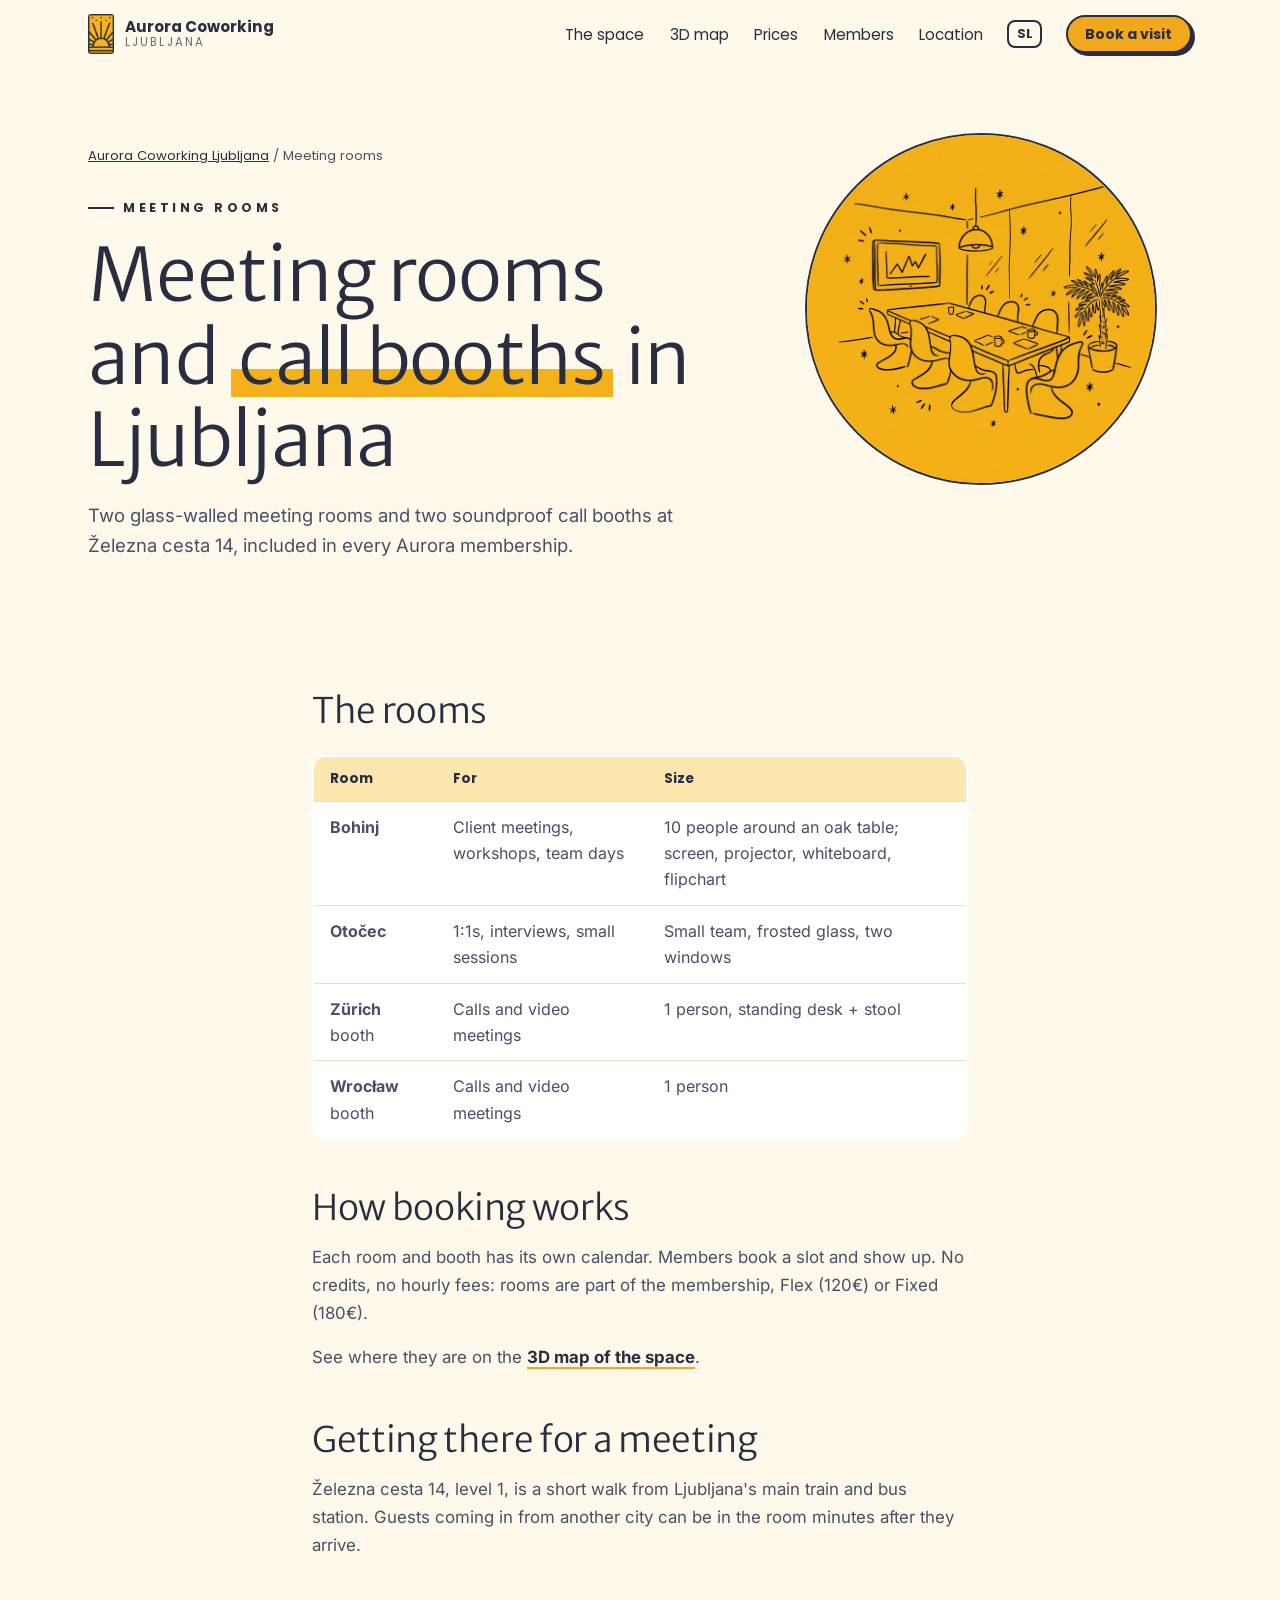
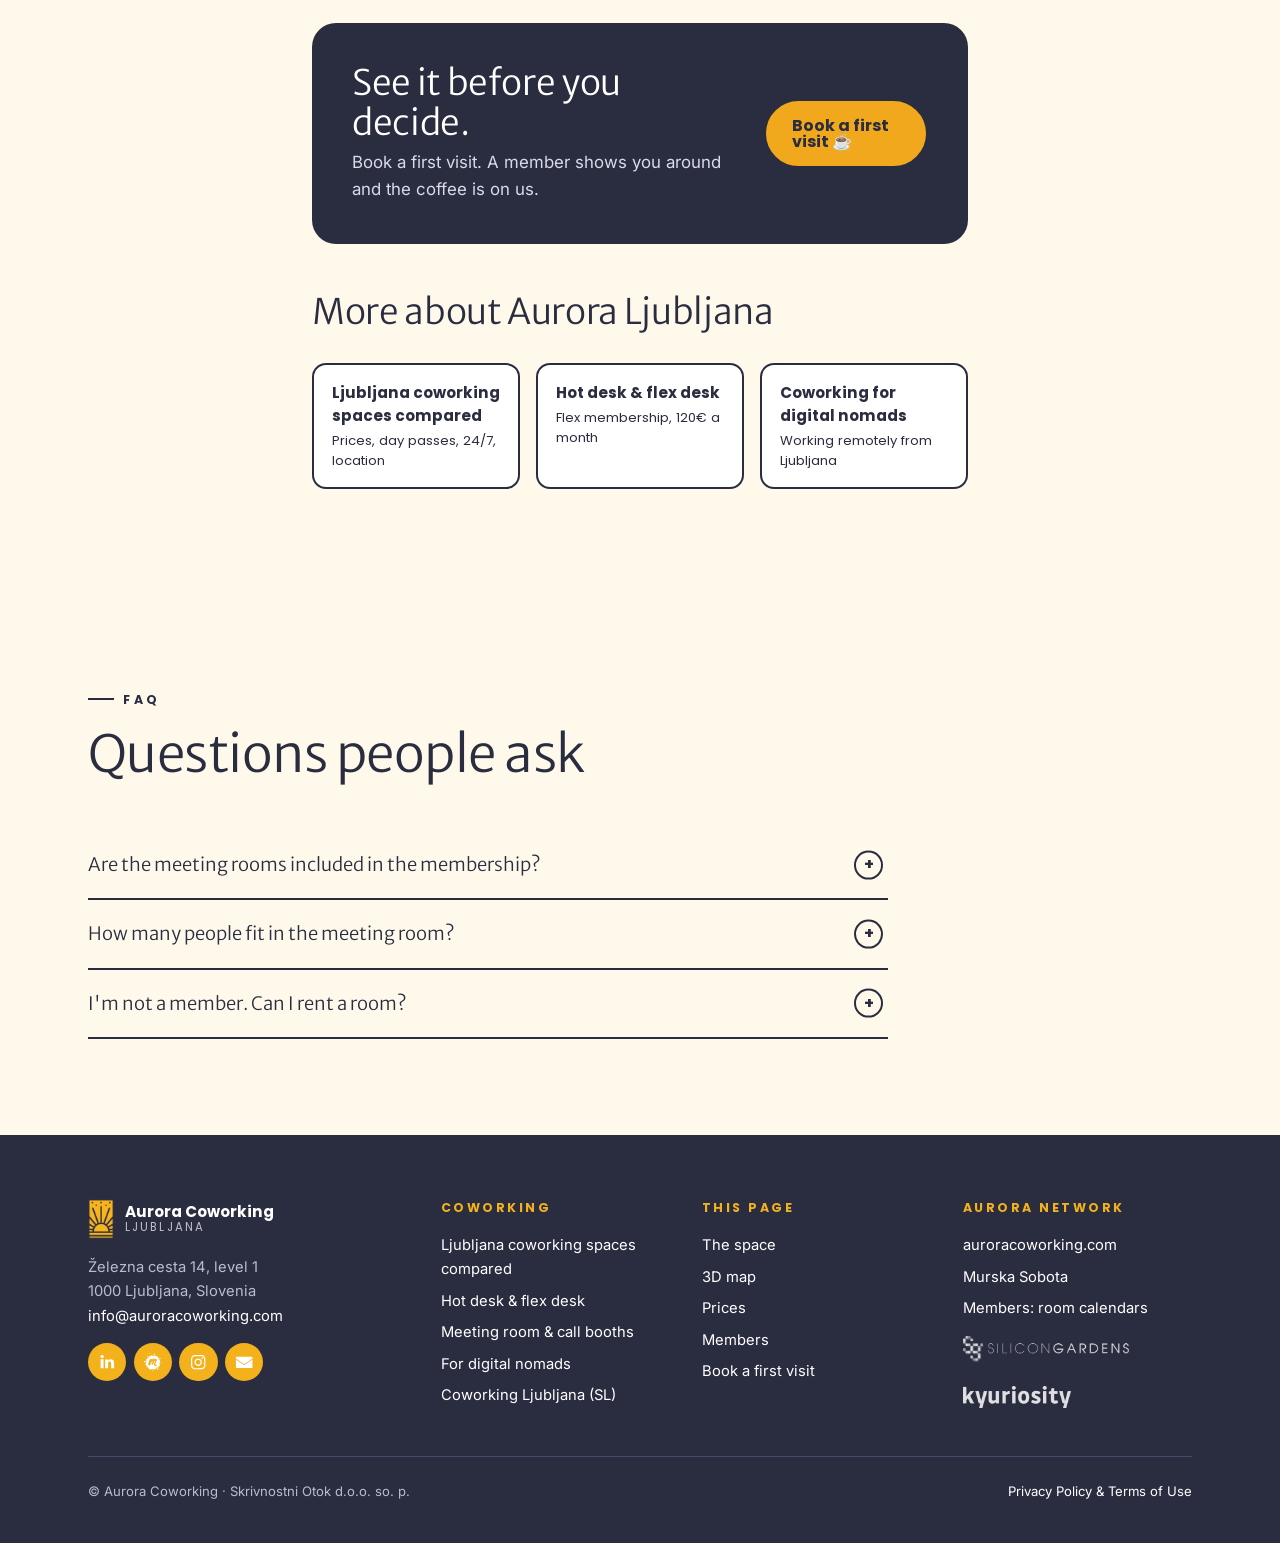
<file: meeting-room-ljubljana/index.html>
<!DOCTYPE html>
<html lang="en" class="no-js">
<head>
<meta charset="utf-8">
<meta name="viewport" content="width=device-width,initial-scale=1">
<meta name="color-scheme" content="light only">
<meta name="theme-color" content="#FFF9EC">
<title>Meeting room & call booths in Ljubljana · Aurora Coworking</title>
<meta name="description" content="Meeting rooms for up to 10 people and soundproof call booths in Ljubljana, by the train station. Included in Aurora Coworking memberships from 120€ a month.">
<link rel="canonical" href="https://lj.auroracoworking.com/meeting-room-ljubljana/">
<meta property="og:type" content="website">
<meta property="og:url" content="https://lj.auroracoworking.com/meeting-room-ljubljana/">
<meta property="og:title" content="Meeting room & call booths in Ljubljana · Aurora Coworking">
<meta property="og:description" content="Meeting rooms for up to 10 people and soundproof call booths in Ljubljana, by the train station. Included in Aurora Coworking memberships from 120€ a month.">
<meta property="og:image" content="https://lj.auroracoworking.com/assets/img/ljubljana-illustration.png">
<link rel="icon" href="/assets/img/aurora-logo.jpg">
<link rel="alternate" type="text/markdown" href="/meeting-room-ljubljana/index.md" title="This page as Markdown">
<link rel="preload" href="/assets/fonts/inter-latin-400-normal.woff2" as="font" type="font/woff2" crossorigin>
<link rel="stylesheet" href="/assets/style.css">
<script>document.documentElement.classList.remove("no-js")</script>
<script type="application/ld+json">
{
 "@context": "https://schema.org",
 "@graph": [
  {
   "@type": "WebPage",
   "@id": "https://lj.auroracoworking.com/meeting-room-ljubljana/",
   "url": "https://lj.auroracoworking.com/meeting-room-ljubljana/",
   "name": "Meeting room & call booths in Ljubljana · Aurora Coworking",
   "description": "Meeting rooms for up to 10 people and soundproof call booths in Ljubljana, by the train station. Included in Aurora Coworking memberships from 120€ a month.",
   "inLanguage": "en",
   "about": {
    "@id": "https://lj.auroracoworking.com/#space"
   },
   "breadcrumb": {
    "@type": "BreadcrumbList",
    "itemListElement": [
     {
      "@type": "ListItem",
      "position": 1,
      "name": "Aurora Coworking Ljubljana",
      "item": "https://lj.auroracoworking.com/"
     },
     {
      "@type": "ListItem",
      "position": 2,
      "name": "Meeting rooms",
      "item": "https://lj.auroracoworking.com/meeting-room-ljubljana/"
     }
    ]
   }
  },
  {
   "@type": "CoworkingSpace",
   "@id": "https://lj.auroracoworking.com/#space",
   "name": "Aurora Coworking Ljubljana",
   "url": "https://lj.auroracoworking.com/",
   "email": "info@auroracoworking.com",
   "address": {
    "@type": "PostalAddress",
    "streetAddress": "Železna cesta 14, level 1",
    "postalCode": "1000",
    "addressLocality": "Ljubljana",
    "addressCountry": "SI"
   },
   "priceRange": "120€–180€ / month + VAT",
   "image": "https://lj.auroracoworking.com/assets/img/space/space-3.jpg"
  },
  {
   "@type": "FAQPage",
   "mainEntity": [
    {
     "@type": "Question",
     "name": "Are the meeting rooms included in the membership?",
     "acceptedAnswer": {
      "@type": "Answer",
      "text": "Yes. Flex and Fixed members book the Bohinj and Otočec rooms and the two call booths on a shared calendar, at no extra cost."
     }
    },
    {
     "@type": "Question",
     "name": "How many people fit in the meeting room?",
     "acceptedAnswer": {
      "@type": "Answer",
      "text": "Bohinj seats up to 10 around one long table. Otočec is smaller, for 1:1s and small team sessions."
     }
    },
    {
     "@type": "Question",
     "name": "I'm not a member. Can I rent a room?",
     "acceptedAnswer": {
      "@type": "Answer",
      "text": "Write to info@auroracoworking.com with the date and the number of people and we'll see what we can do."
     }
    }
   ]
  }
 ]
}
</script>
</head>
<body id="top">

<nav class="nav" aria-label="Main">
  <div class="wrap">
    <a class="brand" href="/"><img src="/assets/img/aurora-logo.jpg" alt="" width="26" height="40"><span>Aurora Coworking<small>Ljubljana</small></span></a>
    <ul>
      <li><a href="/#space">The space</a></li>
      <li><a href="/#map">3D map</a></li>
      <li><a href="/#prices">Prices</a></li>
      <li><a href="/#members">Members</a></li>
      <li><a href="/#location">Location</a></li>
    </ul>
    <a class="lang" href="/sl/" hreflang="sl" lang="sl" title="Slovenščina">SL</a>
    <a class="btn" href="/#visit">Book a visit</a>
  </div>
</nav>


<header class="page-hero">
  <div class="wrap split-media">
    <div>
      <p class="crumbs"><a href="/">Aurora Coworking Ljubljana</a> / Meeting rooms</p>
      <p class="eyebrow">Meeting rooms</p>
      <h1>Meeting rooms and <em>call booths</em> in Ljubljana</h1>
      <p class="lead">Two glass-walled meeting rooms and two soundproof call booths at Železna cesta 14, included in every Aurora membership.</p>
    </div>
    <aside><img src="/assets/img/illustrations/meeting-room.webp" alt="" width="720" height="720" fetchpriority="high"></aside>
  </div>
</header>

<main>
  <section style="padding-top:1rem">
    <div class="wrap prose">
      <h2>The rooms</h2>
      <table>
        <thead><tr><th>Room</th><th>For</th><th>Size</th></tr></thead>
        <tbody>
          <tr><td><strong>Bohinj</strong></td><td>Client meetings, workshops, team days</td><td>10 people around an oak table; screen, projector, whiteboard, flipchart</td></tr>
          <tr><td><strong>Otočec</strong></td><td>1:1s, interviews, small sessions</td><td>Small team, frosted glass, two windows</td></tr>
          <tr><td><strong>Zürich</strong> booth</td><td>Calls and video meetings</td><td>1 person, standing desk + stool</td></tr>
          <tr><td><strong>Wrocław</strong> booth</td><td>Calls and video meetings</td><td>1 person</td></tr>
        </tbody>
      </table>
      <h2>How booking works</h2>
      <p>Each room and booth has its own calendar. Members book a slot and show up. No credits, no hourly fees: rooms are part of the membership, Flex (120€) or Fixed (180€).</p>
      <p>See where they are on the <a class="link" href="/#map">3D map of the space</a>.</p>
      <h2>Getting there for a meeting</h2>
      <p>Železna cesta 14, level 1, is a short walk from Ljubljana's main train and bus station. Guests coming in from another city can be in the room minutes after they arrive.</p>
      <div class="cta-band"><div><h2>See it before you decide.</h2><p>Book a first visit. A member shows you around and the coffee is on us.</p></div><a class="btn" href="/#visit">Book a first visit ☕</a></div>
      <h2>More about Aurora Ljubljana</h2>
      <div class="related">
        <a href="/coworking-ljubljana/">Ljubljana coworking spaces compared<small>Prices, day passes, 24/7, location</small></a>
        <a href="/hot-desk-ljubljana/">Hot desk &amp; flex desk<small>Flex membership, 120€ a month</small></a>
        <a href="/digital-nomads-ljubljana/">Coworking for digital nomads<small>Working remotely from Ljubljana</small></a>
      </div>
    </div>
  </section>
<section id="faq"><div class="wrap"><div class="section-head"><p class="eyebrow">FAQ</p><h2>Questions people ask</h2></div><div class="faq" style="margin:0"><details><summary>Are the meeting rooms included in the membership?</summary><p>Yes. Flex and Fixed members book the Bohinj and Otočec rooms and the two call booths on a shared calendar, at no extra cost.</p></details><details><summary>How many people fit in the meeting room?</summary><p>Bohinj seats up to 10 around one long table. Otočec is smaller, for 1:1s and small team sessions.</p></details><details><summary>I'm not a member. Can I rent a room?</summary><p>Write to <a class="link" href="mailto:info@auroracoworking.com">info@auroracoworking.com</a> with the date and the number of people and we'll see what we can do.</p></details></div></div></section>

</main>

<footer class="site">
  <div class="wrap">
    <div class="cols">
      <div>
        <a class="brand" href="/" style="color:#fff"><img src="/assets/img/aurora-logo.jpg" alt="" width="26" height="40"><span>Aurora Coworking<small>Ljubljana</small></span></a>
        <p style="margin-top:1rem">Železna cesta 14, level 1<br>1000 Ljubljana, Slovenia<br><a href="mailto:info@auroracoworking.com">info@auroracoworking.com</a></p>
        <ul class="social" aria-label="Social">
          <li><a href="https://www.linkedin.com/company/98150111/"><svg aria-hidden="true"><use href="/assets/icons.svg#linkedin"/></svg><span class="sr">LinkedIn</span></a></li>
          <li><a href="https://www.meetup.com/aurora-coworking-ljubljana-events-4-incredipreneurs/"><svg aria-hidden="true"><use href="/assets/icons.svg#meetup"/></svg><span class="sr">Meetup</span></a></li>
          <li><a href="https://www.instagram.com/auroracoworking"><svg aria-hidden="true"><use href="/assets/icons.svg#instagram"/></svg><span class="sr">Instagram</span></a></li>
          <li><a href="mailto:info@auroracoworking.com"><svg aria-hidden="true"><use href="/assets/icons.svg#email"/></svg><span class="sr">Email</span></a></li>
        </ul>
      </div>
      <div>
        <h4>Coworking</h4>
        <ul>
          <li><a href="/coworking-ljubljana/">Ljubljana coworking spaces compared</a></li>
          <li><a href="/hot-desk-ljubljana/">Hot desk &amp; flex desk</a></li>
          <li><a href="/meeting-room-ljubljana/">Meeting room &amp; call booths</a></li>
          <li><a href="/digital-nomads-ljubljana/">For digital nomads</a></li>
          <li><a href="/sl/">Coworking Ljubljana (SL)</a></li>
        </ul>
      </div>
      <div>
        <h4>This page</h4>
        <ul>
          <li><a href="/#space">The space</a></li>
          <li><a href="/#map">3D map</a></li>
          <li><a href="/#prices">Prices</a></li>
          <li><a href="/#members">Members</a></li>
          <li><a href="/#visit">Book a first visit</a></li>
        </ul>
      </div>
      <div>
        <h4>Aurora network</h4>
        <ul>
          <li><a href="https://www.auroracoworking.com">auroracoworking.com</a></li>
          <li><a href="https://ms.auroracoworking.com">Murska Sobota</a></li>
          <li><a href="/meeting-rooms/">Members: room calendars</a></li>
        </ul>
        <div class="thanks" aria-label="Special thanks">
          <a href="https://silicongardens.com" title="SiliconGardens"><img src="/assets/img/partners/silicongardens-white.png" alt="SiliconGardens" width="908" height="142" loading="lazy"></a>
          <a href="https://kyuriosity.com" title="Kyuriosity Ventures"><img src="/assets/img/partners/kyuriosity-white.png" alt="Kyuriosity Ventures" width="1360" height="277" loading="lazy"></a>
        </div>
      </div>
    </div>
    <div class="legal">
      <span>© Aurora Coworking · Skrivnostni Otok d.o.o. so. p.</span>
      <a href="https://lincolnisland.com/#terms">Privacy Policy &amp; Terms of Use</a>
    </div>
  </div>
</footer>


<script src="/assets/js/site.js" defer></script>
</body>
</html>
</file>
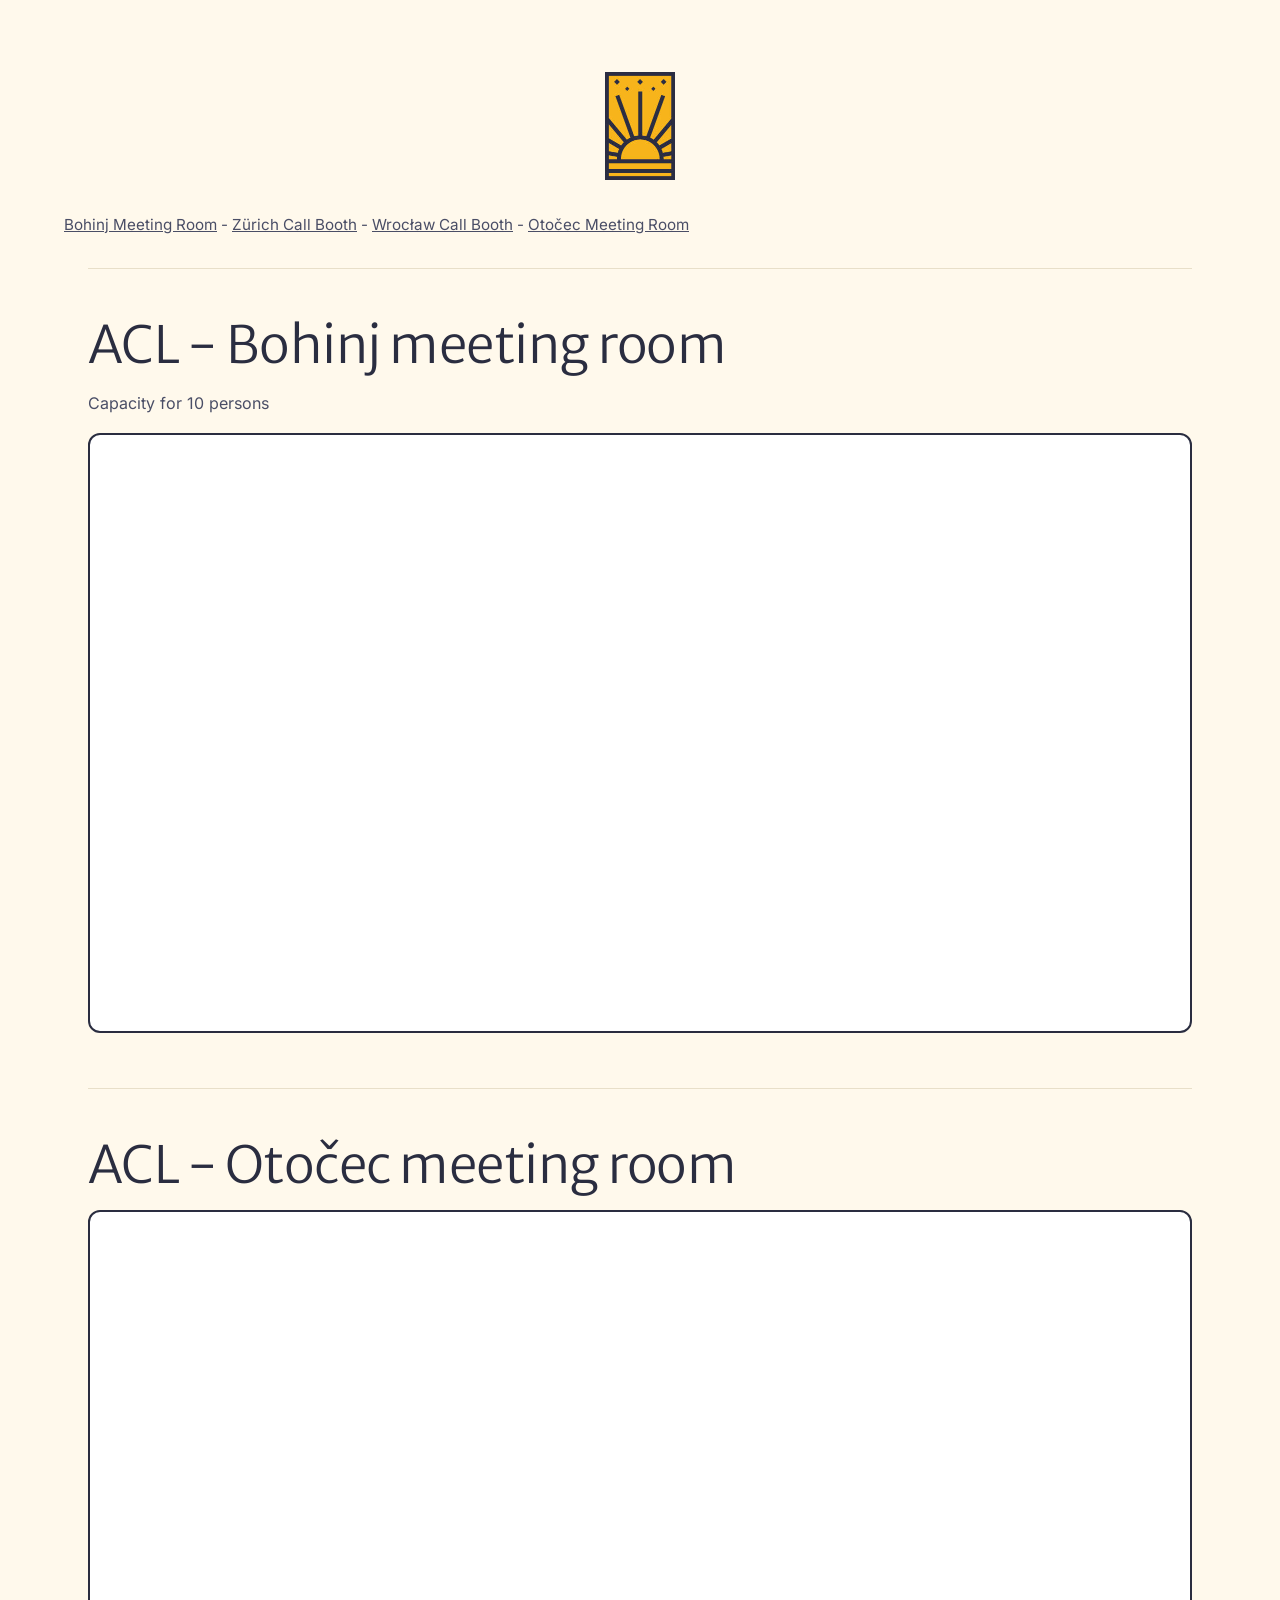
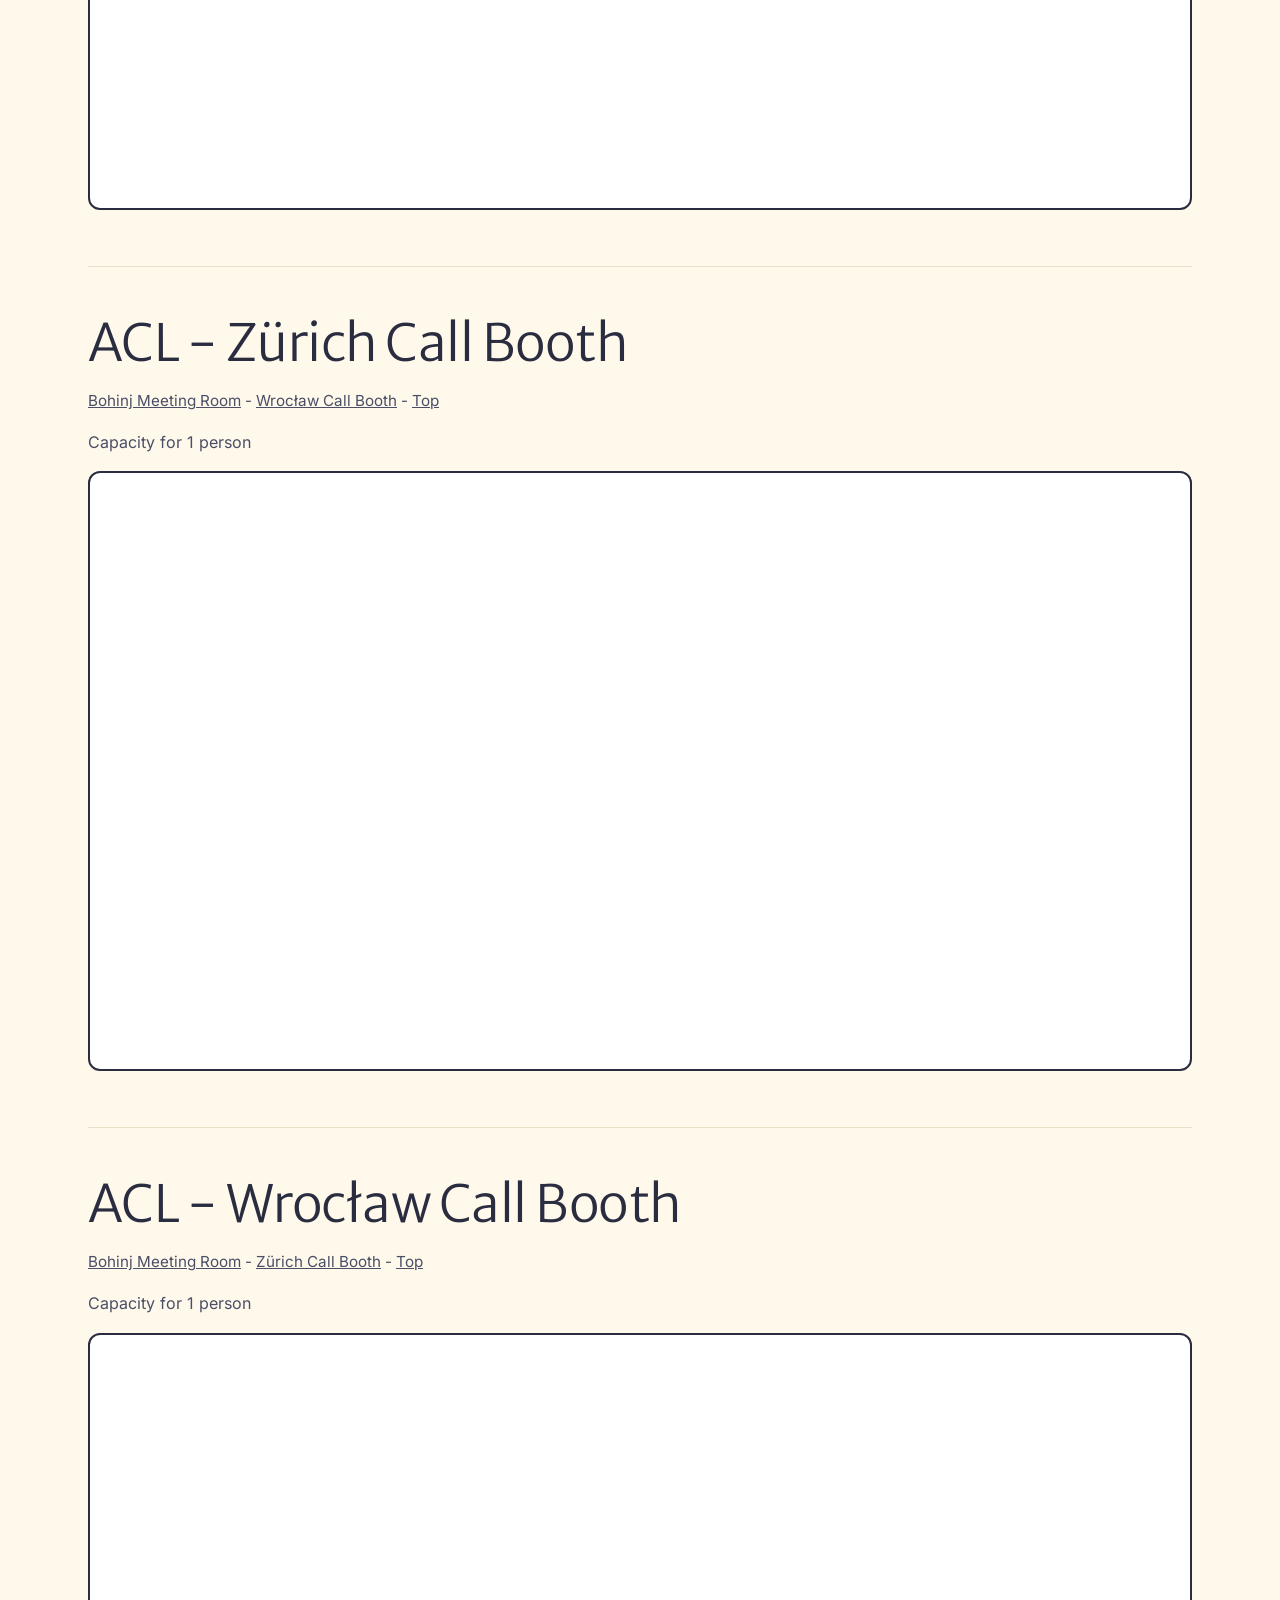
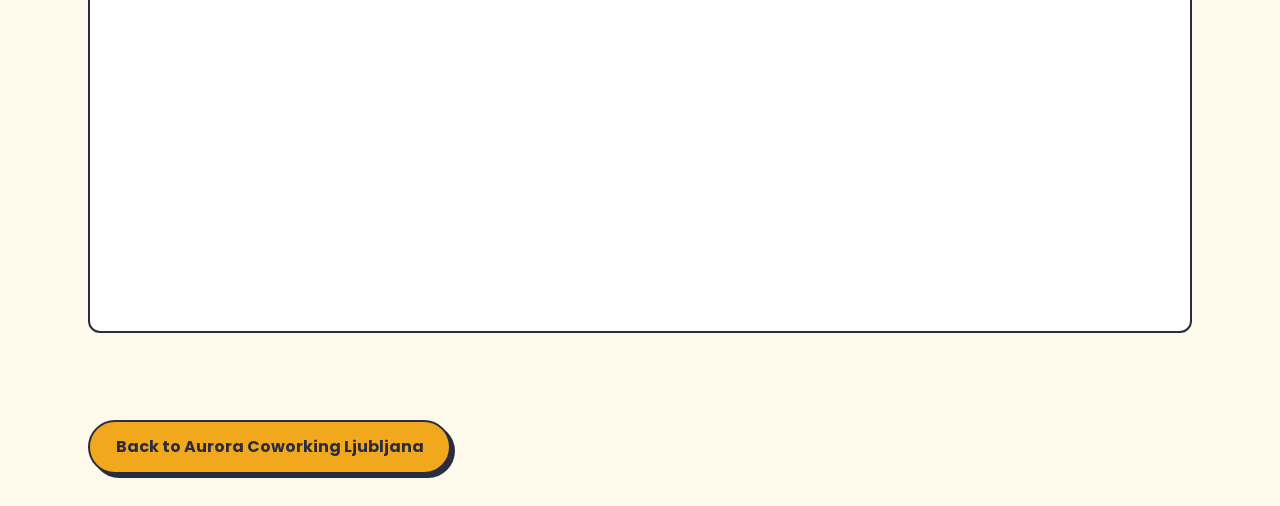
<file: meeting-rooms/index.html>
<!DOCTYPE html>
<html lang="en">
<head>
<meta charset="utf-8">
<meta name="viewport" content="width=device-width,initial-scale=1">
<meta name="color-scheme" content="light only">
<title>Meeting rooms – Aurora Coworking Ljubljana</title>
<meta name="robots" content="noindex">
<link rel="icon" href="/assets/img/aurora-logo.jpg">
<link rel="stylesheet" href="/assets/style.css">
</head>
<body id="top">

<header class="hero wrap" style="padding-bottom:1rem">
  <a href="/"><img class="logo" src="/assets/img/aurora-logo.jpg" alt="Aurora Coworking Logo" width="140" height="215"></a>
  <p class="rooms-nav" style="margin-top:2rem">
    <a href="#bohinj">Bohinj Meeting Room</a> - <a href="#zurich">Zürich Call Booth</a> - <a href="#wroclaw">Wrocław Call Booth</a> - <a href="#otocec">Otočec Meeting Room</a>
  </p>
</header>

<main class="wrap">

  <section class="room" id="bohinj">
    <h2>ACL - Bohinj meeting room</h2>
    <p>Capacity for 10 persons</p>
    <iframe title="ACL Bohinj" loading="lazy" src="https://outlook.office365.com/owa/calendar/68bef082ffdb452a9f7a768480e6a6aa@auroracoworking.com/d6e0f732417a433cac1692546000e84a1648322134236252239/calendar.html"></iframe>
  </section>

  <section class="room" id="otocec">
    <h2>ACL - Otočec meeting room</h2>
    <iframe title="ACL Otočec" loading="lazy" src="https://outlook.office365.com/owa/calendar/fdc174f853c7469db83d7508e39610f2@auroracoworking.com/443bf1526b8a4ffb90e6339d690b106b16288570590322223951/calendar.html"></iframe>
  </section>

  <section class="room" id="zurich">
    <h2>ACL - Zürich Call Booth</h2>
    <p class="rooms-nav"><a href="#bohinj">Bohinj Meeting Room</a> - <a href="#wroclaw">Wrocław Call Booth</a> - <a href="#top">Top</a></p>
    <p>Capacity for 1 person</p>
    <iframe title="ACL Zürich" loading="lazy" src="https://outlook.office365.com/owa/calendar/ba34dcb1635b457f8fdc96123affb60f@auroracoworking.com/fe9be0ab4d0f4114bed3269c6819915717494956484448630707/calendar.html"></iframe>
  </section>

  <section class="room" id="wroclaw">
    <h2>ACL - Wrocław Call Booth</h2>
    <p class="rooms-nav"><a href="#bohinj">Bohinj Meeting Room</a> - <a href="#zurich">Zürich Call Booth</a> - <a href="#top">Top</a></p>
    <p>Capacity for 1 person</p>
    <iframe title="ACL Wrocław" loading="lazy" src="https://outlook.office365.com/owa/calendar/553574ef2aaa4ddb854ed72f59f8267e@auroracoworking.com/02b004ca828546a2817e178d7f4559857422886417248683970/calendar.html"></iframe>
  </section>

</main>

<footer class="wrap">
  <ul class="buttons"><li><a class="btn" href="/">Back to Aurora Coworking Ljubljana</a></li></ul>
</footer>

</body>
</html>
</file>
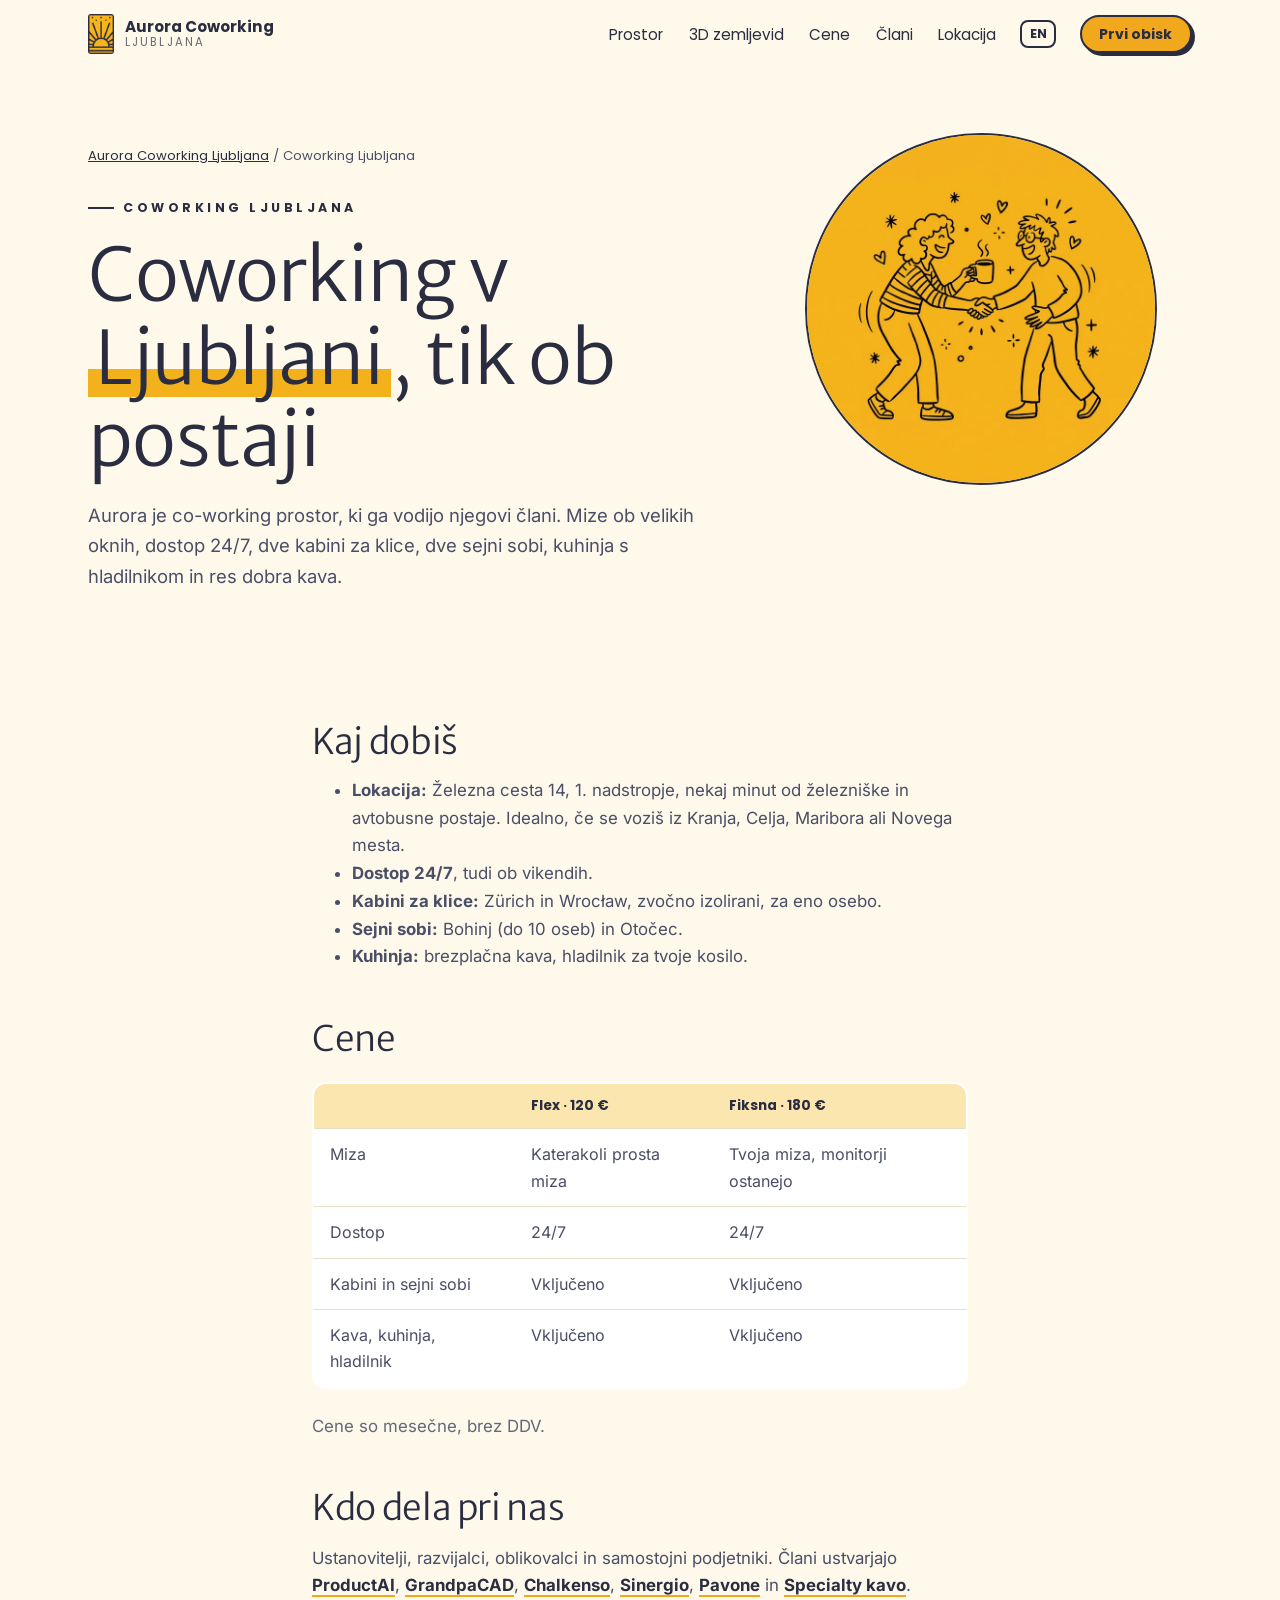
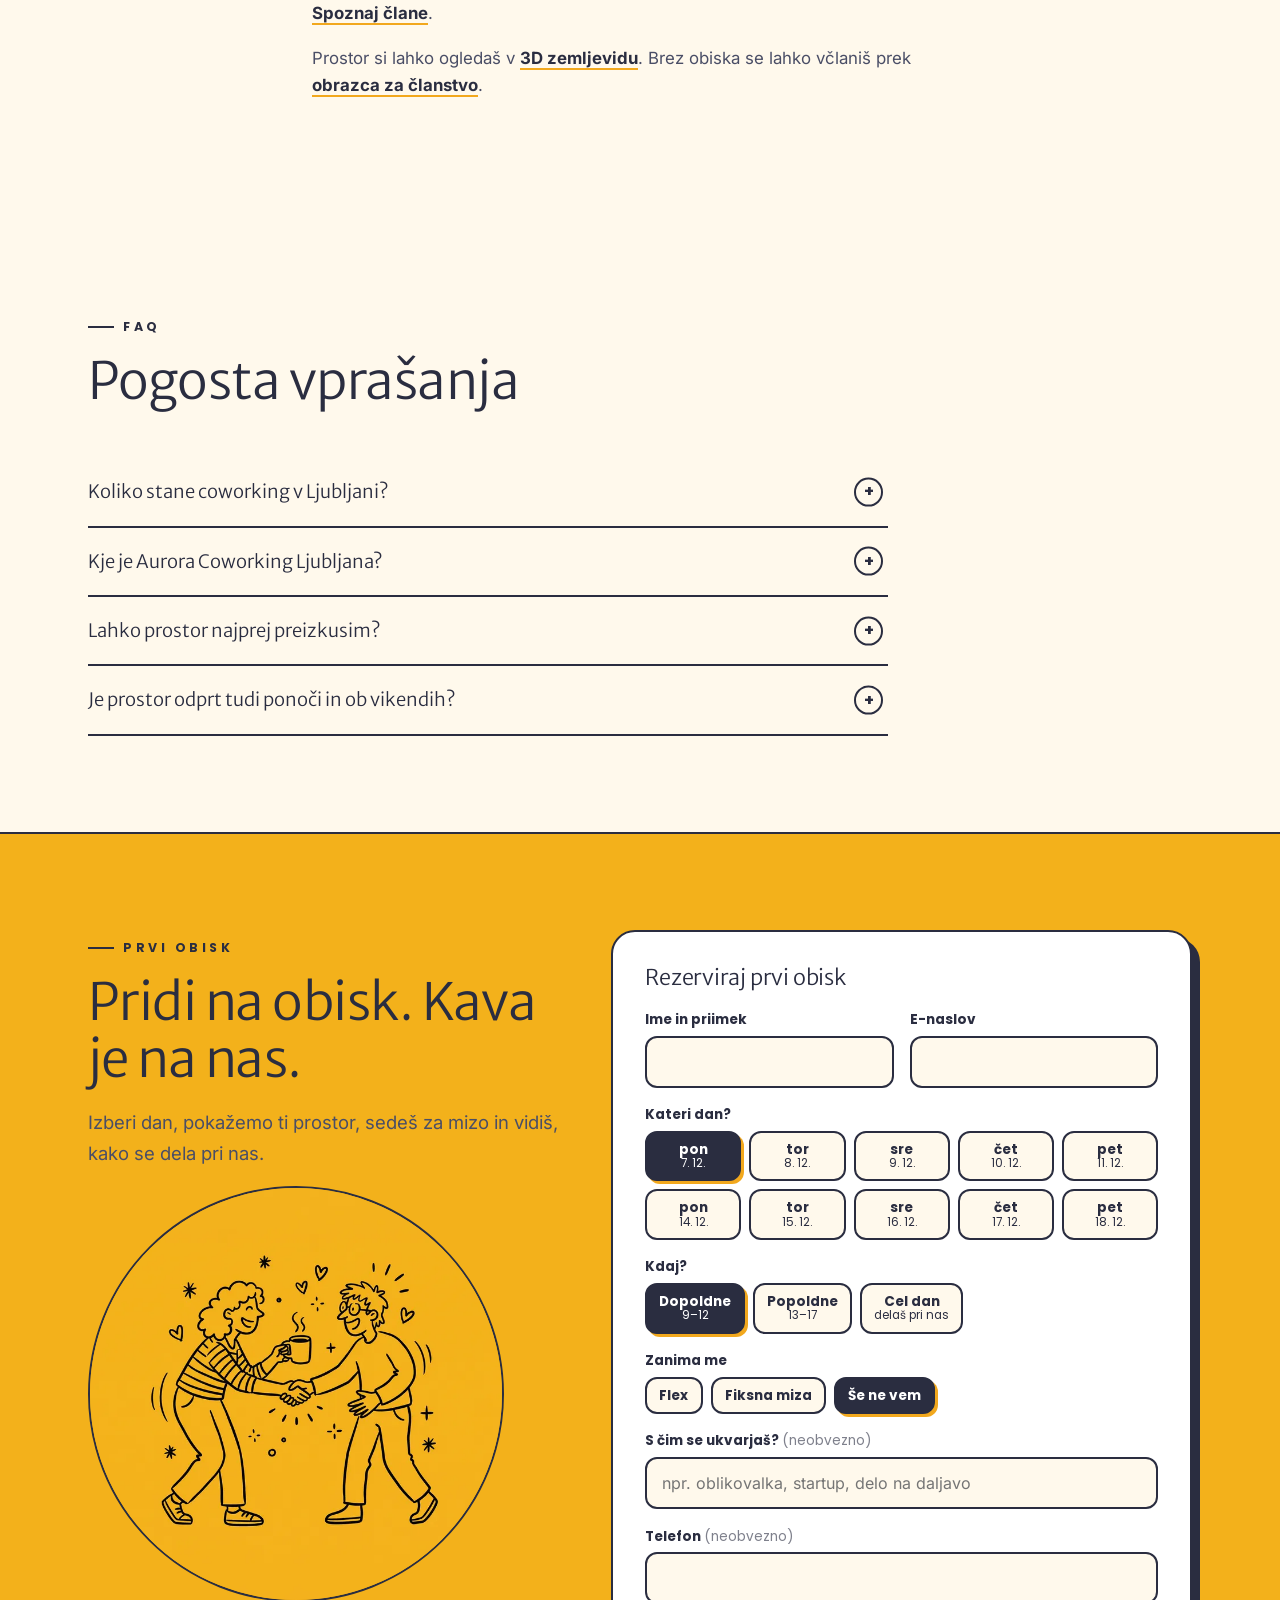
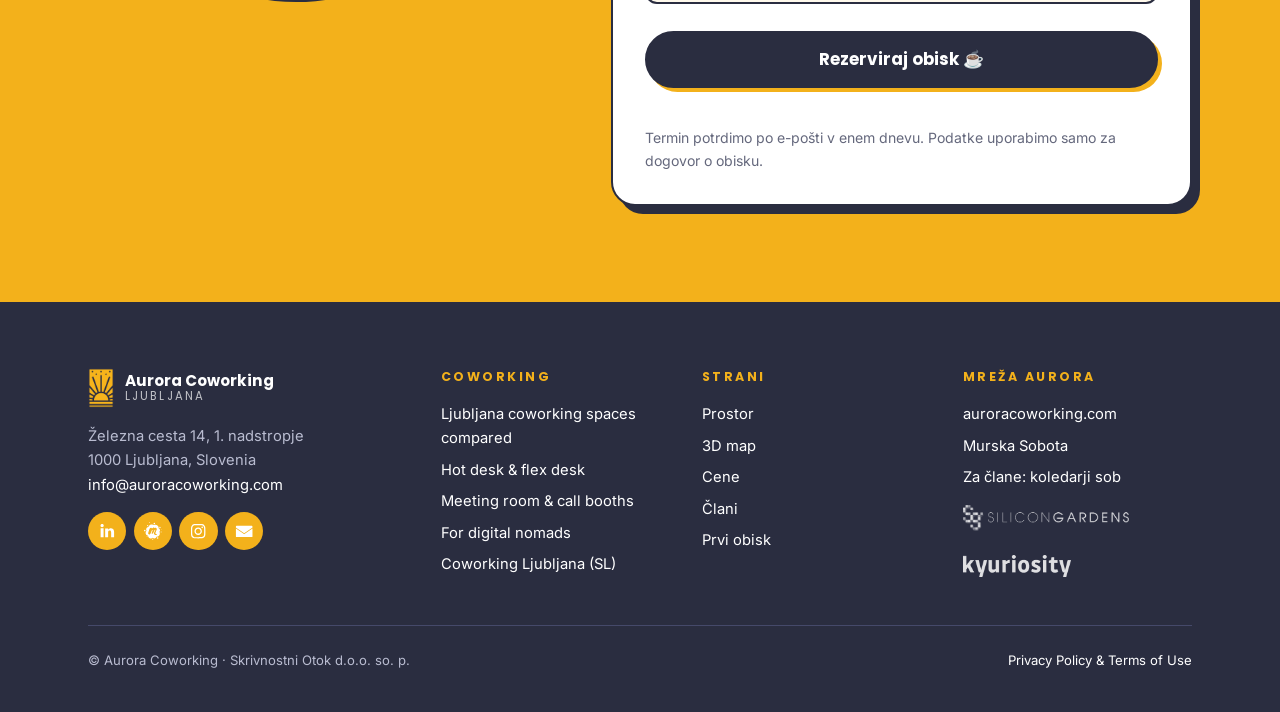
<file: sl/index.html>
<!DOCTYPE html>
<html lang="sl" class="no-js">
<head>
<meta charset="utf-8">
<meta name="viewport" content="width=device-width,initial-scale=1">
<meta name="color-scheme" content="light only">
<meta name="theme-color" content="#FFF9EC">
<title>Coworking Ljubljana: co-working prostor ob železniški postaji · Aurora</title>
<meta name="description" content="Co-working prostor v Ljubljani ob železniški in avtobusni postaji. Dostop 24/7, kabini za klice, sejni sobi in brezplačna kava. Flex 120 €, fiksna miza 180 € na mesec. Prvi obisk in kava sta na nas.">
<link rel="canonical" href="https://lj.auroracoworking.com/sl/">
<link rel="alternate" hreflang="sl" href="https://lj.auroracoworking.com/sl/">
<link rel="alternate" hreflang="en" href="https://lj.auroracoworking.com/">
<link rel="alternate" hreflang="x-default" href="https://lj.auroracoworking.com/">
<meta property="og:type" content="website">
<meta property="og:url" content="https://lj.auroracoworking.com/sl/">
<meta property="og:title" content="Coworking Ljubljana: co-working prostor ob železniški postaji · Aurora">
<meta property="og:description" content="Co-working prostor v Ljubljani ob železniški in avtobusni postaji. Dostop 24/7, kabini za klice, sejni sobi in brezplačna kava. Flex 120 €, fiksna miza 180 € na mesec. Prvi obisk in kava sta na nas.">
<meta property="og:image" content="https://lj.auroracoworking.com/assets/img/ljubljana-illustration.png">
<link rel="icon" href="/assets/img/aurora-logo.jpg">
<link rel="alternate" type="text/markdown" href="/sl/index.md" title="This page as Markdown">
<link rel="preload" href="/assets/fonts/inter-latin-400-normal.woff2" as="font" type="font/woff2" crossorigin>
<link rel="stylesheet" href="/assets/style.css">
<script>document.documentElement.classList.remove("no-js")</script>
<script type="application/ld+json">
{
 "@context": "https://schema.org",
 "@graph": [
  {
   "@type": "WebPage",
   "@id": "https://lj.auroracoworking.com/sl/",
   "url": "https://lj.auroracoworking.com/sl/",
   "name": "Coworking Ljubljana: co-working prostor ob železniški postaji · Aurora",
   "description": "Co-working prostor v Ljubljani ob železniški in avtobusni postaji. Dostop 24/7, kabini za klice, sejni sobi in brezplačna kava. Flex 120 €, fiksna miza 180 € na mesec. Prvi obisk in kava sta na nas.",
   "inLanguage": "sl",
   "about": {
    "@id": "https://lj.auroracoworking.com/#space"
   },
   "breadcrumb": {
    "@type": "BreadcrumbList",
    "itemListElement": [
     {
      "@type": "ListItem",
      "position": 1,
      "name": "Aurora Coworking Ljubljana",
      "item": "https://lj.auroracoworking.com/"
     },
     {
      "@type": "ListItem",
      "position": 2,
      "name": "Coworking Ljubljana",
      "item": "https://lj.auroracoworking.com/sl/"
     }
    ]
   }
  },
  {
   "@type": "CoworkingSpace",
   "@id": "https://lj.auroracoworking.com/#space",
   "name": "Aurora Coworking Ljubljana",
   "url": "https://lj.auroracoworking.com/",
   "email": "info@auroracoworking.com",
   "address": {
    "@type": "PostalAddress",
    "streetAddress": "Železna cesta 14, level 1",
    "postalCode": "1000",
    "addressLocality": "Ljubljana",
    "addressCountry": "SI"
   },
   "priceRange": "120€–180€ / month + VAT",
   "image": "https://lj.auroracoworking.com/assets/img/space/space-3.jpg"
  },
  {
   "@type": "FAQPage",
   "mainEntity": [
    {
     "@type": "Question",
     "name": "Koliko stane coworking v Ljubljani?",
     "acceptedAnswer": {
      "@type": "Answer",
      "text": "Pri Aurori stane Flex članarina 120 € + DDV na mesec, fiksna miza pa 180 € + DDV na mesec. Obe vključujeta dostop 24/7, kabini za klice, sejni sobi in kavo."
     }
    },
    {
     "@type": "Question",
     "name": "Kje je Aurora Coworking Ljubljana?",
     "acceptedAnswer": {
      "@type": "Answer",
      "text": "Železna cesta 14, 1. nadstropje, 1000 Ljubljana, nekaj minut hoje od železniške in avtobusne postaje."
     }
    },
    {
     "@type": "Question",
     "name": "Lahko prostor najprej preizkusim?",
     "acceptedAnswer": {
      "@type": "Answer",
      "text": "Seveda. Rezerviraj prvi obisk, pokažemo ti prostor in ves dan lahko delaš pri nas. Kava je na nas."
     }
    },
    {
     "@type": "Question",
     "name": "Je prostor odprt tudi ponoči in ob vikendih?",
     "acceptedAnswer": {
      "@type": "Answer",
      "text": "Da, člani imajo dostop 24 ur na dan, 7 dni v tednu."
     }
    }
   ]
  }
 ]
}
</script>
</head>
<body id="top">

<nav class="nav" aria-label="Main">
  <div class="wrap">
    <a class="brand" href="/"><img src="/assets/img/aurora-logo.jpg" alt="" width="26" height="40"><span>Aurora Coworking<small>Ljubljana</small></span></a>
    <ul>
      <li><a href="/#space">Prostor</a></li>
      <li><a href="/#map">3D zemljevid</a></li>
      <li><a href="/#prices">Cene</a></li>
      <li><a href="/#members">Člani</a></li>
      <li><a href="/#location">Lokacija</a></li>
    </ul>
    <a class="lang" href="/" hreflang="en" lang="en" title="English">EN</a>
    <a class="btn" href="#visit">Prvi obisk</a>
  </div>
</nav>


<header class="page-hero">
  <div class="wrap split-media">
    <div>
      <p class="crumbs"><a href="/">Aurora Coworking Ljubljana</a> / Coworking Ljubljana</p>
      <p class="eyebrow">Coworking Ljubljana</p>
      <h1>Coworking v <em>Ljubljani</em>, tik ob postaji</h1>
      <p class="lead">Aurora je co-working prostor, ki ga vodijo njegovi člani. Mize ob velikih oknih, dostop 24/7, dve kabini za klice, dve sejni sobi, kuhinja s hladilnikom in res dobra kava.</p>
    </div>
    <aside><img src="/assets/img/illustrations/welcome.webp" alt="" width="720" height="720" fetchpriority="high"></aside>
  </div>
</header>

<main>
  <section style="padding-top:1rem">
    <div class="wrap prose">
      <h2>Kaj dobiš</h2>
      <ul>
        <li><strong>Lokacija:</strong> Železna cesta 14, 1. nadstropje, nekaj minut od železniške in avtobusne postaje. Idealno, če se voziš iz Kranja, Celja, Maribora ali Novega mesta.</li>
        <li><strong>Dostop 24/7</strong>, tudi ob vikendih.</li>
        <li><strong>Kabini za klice:</strong> Zürich in Wrocław, zvočno izolirani, za eno osebo.</li>
        <li><strong>Sejni sobi:</strong> Bohinj (do 10 oseb) in Otočec.</li>
        <li><strong>Kuhinja:</strong> brezplačna kava, hladilnik za tvoje kosilo.</li>
      </ul>
      <h2>Cene</h2>
      <table>
        <thead><tr><th></th><th>Flex · 120 €</th><th>Fiksna · 180 €</th></tr></thead>
        <tbody>
          <tr><td>Miza</td><td>Katerakoli prosta miza</td><td>Tvoja miza, monitorji ostanejo</td></tr>
          <tr><td>Dostop</td><td>24/7</td><td>24/7</td></tr>
          <tr><td>Kabini in sejni sobi</td><td>Vključeno</td><td>Vključeno</td></tr>
          <tr><td>Kava, kuhinja, hladilnik</td><td>Vključeno</td><td>Vključeno</td></tr>
        </tbody>
      </table>
      <p class="note">Cene so mesečne, brez DDV.</p>
      <h2>Kdo dela pri nas</h2>
      <p>Ustanovitelji, razvijalci, oblikovalci in samostojni podjetniki. Člani ustvarjajo <a class="link" href="https://productai.photo/">ProductAI</a>, <a class="link" href="https://grandpacad.com/">GrandpaCAD</a>, <a class="link" href="https://chalkenso.com/">Chalkenso</a>, <a class="link" href="https://sinergia.si/">Sinergio</a>, <a class="link" href="https://pavone.ai/">Pavone</a> in <a class="link" href="https://specialtykava.si/">Specialty kavo</a>. <a class="link" href="/#members">Spoznaj člane</a>.</p>
      <p>Prostor si lahko ogledaš v <a class="link" href="/#map">3D zemljevidu</a>. Brez obiska se lahko včlaniš prek <a class="link" href="https://forms.office.com/e/ndv7CxrEqY">obrazca za članstvo</a>.</p>
    </div>
  </section>
<section id="faq"><div class="wrap"><div class="section-head"><p class="eyebrow">FAQ</p><h2>Pogosta vprašanja</h2></div><div class="faq" style="margin:0"><details><summary>Koliko stane coworking v Ljubljani?</summary><p>Pri Aurori stane Flex članarina 120 € + DDV na mesec, fiksna miza pa 180 € + DDV na mesec. Obe vključujeta dostop 24/7, kabini za klice, sejni sobi in kavo.</p></details><details><summary>Kje je Aurora Coworking Ljubljana?</summary><p>Železna cesta 14, 1. nadstropje, 1000 Ljubljana, nekaj minut hoje od železniške in avtobusne postaje.</p></details><details><summary>Lahko prostor najprej preizkusim?</summary><p>Seveda. <a class="link" href="#visit">Rezerviraj prvi obisk</a>, pokažemo ti prostor in ves dan lahko delaš pri nas. Kava je na nas.</p></details><details><summary>Je prostor odprt tudi ponoči in ob vikendih?</summary><p>Da, člani imajo dostop 24 ur na dan, 7 dni v tednu.</p></details></div></div></section>
<section class="visit" id="visit"><div class="wrap visit-grid"><div><p class="eyebrow">Prvi obisk</p><h2>Pridi na obisk. Kava je na nas.</h2><p class="lead">Izberi dan, pokažemo ti prostor, sedeš za mizo in vidiš, kako se dela pri nas.</p><img class="visit-art" src="/assets/img/illustrations/welcome.webp" alt="" width="720" height="720" loading="lazy"></div>      <form class="form" id="visit-form" action="/api/first-visit" method="post" novalidate>
        <div data-step="form">
          <h3>Rezerviraj prvi obisk</h3>
          <div class="row">
            <div class="field"><label for="v-name">Ime in priimek</label><input id="v-name" name="name" type="text" autocomplete="name" required></div>
            <div class="field"><label for="v-email">E-naslov</label><input id="v-email" name="email" type="email" autocomplete="email" required></div>
          </div>
          <fieldset class="field">
            <legend>Kateri dan?</legend>
            <div class="days" data-days></div>
          </fieldset>
          <fieldset class="field">
            <legend>Kdaj?</legend>
            <div class="chips">
              <label class="chip"><input type="radio" name="time" value="Dopoldne (9–12)" checked><span>Dopoldne<small>9–12</small></span></label>
              <label class="chip"><input type="radio" name="time" value="Popoldne (13–17)"><span>Popoldne<small>13–17</small></span></label>
              <label class="chip"><input type="radio" name="time" value="Cel dan"><span>Cel dan<small>delaš pri nas</small></span></label>
            </div>
          </fieldset>
          <fieldset class="field">
            <legend>Zanima me</legend>
            <div class="chips">
              <label class="chip"><input type="radio" name="plan" value="Flex"><span>Flex</span></label>
              <label class="chip"><input type="radio" name="plan" value="Fixed desk"><span>Fiksna miza</span></label>
              <label class="chip"><input type="radio" name="plan" value="Not sure yet" checked><span>Še ne vem</span></label>
            </div>
          </fieldset>
          <div class="field"><label for="v-what">S čim se ukvarjaš? <span class="opt">(neobvezno)</span></label><input id="v-what" name="work" type="text" placeholder="npr. oblikovalka, startup, delo na daljavo"></div>
          <div class="field"><label for="v-phone">Telefon <span class="opt">(neobvezno)</span></label><input id="v-phone" name="phone" type="tel" autocomplete="tel"></div>
          <label class="hp" aria-hidden="true">Pusti prazno <input name="company_website" tabindex="-1" autocomplete="off"></label>
          <button class="btn dark" type="submit">Rezerviraj obisk ☕</button>
          <p class="form-error" role="alert"></p>
          <p class="note" style="margin:.5rem 0 0">Termin potrdimo po e-pošti v enem dnevu. Podatke uporabimo samo za dogovor o obisku.</p>
        </div>
        <div data-step="done" class="form-done" hidden>
          <div class="cup" aria-hidden="true">☕</div>
          <h3>Se vidimo <span data-when></span>!</h3>
          <p>Prejeli smo tvojo prijavo in jo potrdimo po e-pošti. Kava te čaka.</p>
          <ul class="buttons center">
            <li><a class="btn small" data-ics download="aurora-first-visit.ics" href="#">Dodaj v koledar</a></li>
            <li><a class="btn small ghost" href="https://maps.app.goo.gl/CS66RaU6LTbjLimk7">Navodila za pot</a></li>
          </ul>
        </div>
      </form>
</div></section>
</main>

<footer class="site">
  <div class="wrap">
    <div class="cols">
      <div>
        <a class="brand" href="/" style="color:#fff"><img src="/assets/img/aurora-logo.jpg" alt="" width="26" height="40"><span>Aurora Coworking<small>Ljubljana</small></span></a>
        <p style="margin-top:1rem">Železna cesta 14, 1. nadstropje<br>1000 Ljubljana, Slovenia<br><a href="mailto:info@auroracoworking.com">info@auroracoworking.com</a></p>
        <ul class="social" aria-label="Social">
          <li><a href="https://www.linkedin.com/company/98150111/"><svg aria-hidden="true"><use href="/assets/icons.svg#linkedin"/></svg><span class="sr">LinkedIn</span></a></li>
          <li><a href="https://www.meetup.com/aurora-coworking-ljubljana-events-4-incredipreneurs/"><svg aria-hidden="true"><use href="/assets/icons.svg#meetup"/></svg><span class="sr">Meetup</span></a></li>
          <li><a href="https://www.instagram.com/auroracoworking"><svg aria-hidden="true"><use href="/assets/icons.svg#instagram"/></svg><span class="sr">Instagram</span></a></li>
          <li><a href="mailto:info@auroracoworking.com"><svg aria-hidden="true"><use href="/assets/icons.svg#email"/></svg><span class="sr">Email</span></a></li>
        </ul>
      </div>
      <div>
        <h4>Coworking</h4>
        <ul>
          <li><a href="/coworking-ljubljana/">Ljubljana coworking spaces compared</a></li>
          <li><a href="/hot-desk-ljubljana/">Hot desk &amp; flex desk</a></li>
          <li><a href="/meeting-room-ljubljana/">Meeting room &amp; call booths</a></li>
          <li><a href="/digital-nomads-ljubljana/">For digital nomads</a></li>
          <li><a href="/sl/">Coworking Ljubljana (SL)</a></li>
        </ul>
      </div>
      <div>
        <h4>Strani</h4>
        <ul>
          <li><a href="/#space">Prostor</a></li>
          <li><a href="/#map">3D map</a></li>
          <li><a href="/#prices">Cene</a></li>
          <li><a href="/#members">Člani</a></li>
          <li><a href="/#visit">Prvi obisk</a></li>
        </ul>
      </div>
      <div>
        <h4>Mreža Aurora</h4>
        <ul>
          <li><a href="https://www.auroracoworking.com">auroracoworking.com</a></li>
          <li><a href="https://ms.auroracoworking.com">Murska Sobota</a></li>
          <li><a href="/meeting-rooms/">Za člane: koledarji sob</a></li>
        </ul>
        <div class="thanks" aria-label="Special thanks">
          <a href="https://silicongardens.com" title="SiliconGardens"><img src="/assets/img/partners/silicongardens-white.png" alt="SiliconGardens" width="908" height="142" loading="lazy"></a>
          <a href="https://kyuriosity.com" title="Kyuriosity Ventures"><img src="/assets/img/partners/kyuriosity-white.png" alt="Kyuriosity Ventures" width="1360" height="277" loading="lazy"></a>
        </div>
      </div>
    </div>
    <div class="legal">
      <span>© Aurora Coworking · Skrivnostni Otok d.o.o. so. p.</span>
      <a href="https://lincolnisland.com/#terms">Privacy Policy &amp; Terms of Use</a>
    </div>
  </div>
</footer>


<script src="/assets/js/site.js" defer></script>
</body>
</html>
</file>
<file: assets/style.css>
/* Aurora Coworking Ljubljana
   Plain CSS, no build step. Brand: Aurora yellow + navy ink, line-art illustrations. */

@font-face { font-family: "Inter"; font-weight: 300; font-display: swap; src: url("fonts/inter-latin-300-normal.woff2") format("woff2"); unicode-range: U+0000-00FF, U+0131, U+0152-0153, U+02BB-02BC, U+02C6, U+02DA, U+02DC, U+2000-206F, U+20AC, U+2122, U+2191, U+2193, U+2212, U+2215, U+FEFF, U+FFFD; }
@font-face { font-family: "Inter"; font-weight: 300; font-display: swap; src: url("fonts/inter-latin-ext-300-normal.woff2") format("woff2"); unicode-range: U+0100-02AF, U+0304, U+0308, U+0329, U+1E00-1E9F, U+1EF2-1EFF, U+2020, U+20A0-20AB, U+20AD-20C0, U+2113, U+2C60-2C7F, U+A720-A7FF; }
@font-face { font-family: "Inter"; font-weight: 400; font-display: swap; src: url("fonts/inter-latin-400-normal.woff2") format("woff2"); unicode-range: U+0000-00FF, U+0131, U+0152-0153, U+02BB-02BC, U+02C6, U+02DA, U+02DC, U+2000-206F, U+20AC, U+2122, U+2191, U+2193, U+2212, U+2215, U+FEFF, U+FFFD; }
@font-face { font-family: "Inter"; font-weight: 400; font-display: swap; src: url("fonts/inter-latin-ext-400-normal.woff2") format("woff2"); unicode-range: U+0100-02AF, U+0304, U+0308, U+0329, U+1E00-1E9F, U+1EF2-1EFF, U+2020, U+20A0-20AB, U+20AD-20C0, U+2113, U+2C60-2C7F, U+A720-A7FF; }
@font-face { font-family: "Inter"; font-weight: 700; font-display: swap; src: url("fonts/inter-latin-700-normal.woff2") format("woff2"); unicode-range: U+0000-00FF, U+0131, U+0152-0153, U+02BB-02BC, U+02C6, U+02DA, U+02DC, U+2000-206F, U+20AC, U+2122, U+2191, U+2193, U+2212, U+2215, U+FEFF, U+FFFD; }
@font-face { font-family: "Inter"; font-weight: 700; font-display: swap; src: url("fonts/inter-latin-ext-700-normal.woff2") format("woff2"); unicode-range: U+0100-02AF, U+0304, U+0308, U+0329, U+1E00-1E9F, U+1EF2-1EFF, U+2020, U+20A0-20AB, U+20AD-20C0, U+2113, U+2C60-2C7F, U+A720-A7FF; }
@font-face { font-family: "Poppins"; font-weight: 400; font-display: swap; src: url("fonts/poppins-latin-400-normal.woff2") format("woff2"); unicode-range: U+0000-00FF, U+0131, U+0152-0153, U+02BB-02BC, U+02C6, U+02DA, U+02DC, U+2000-206F, U+20AC, U+2122, U+2191, U+2193, U+2212, U+2215, U+FEFF, U+FFFD; }
@font-face { font-family: "Poppins"; font-weight: 400; font-display: swap; src: url("fonts/poppins-latin-ext-400-normal.woff2") format("woff2"); unicode-range: U+0100-02AF, U+0304, U+0308, U+0329, U+1E00-1E9F, U+1EF2-1EFF, U+2020, U+20A0-20AB, U+20AD-20C0, U+2113, U+2C60-2C7F, U+A720-A7FF; }
@font-face { font-family: "Poppins"; font-weight: 700; font-display: swap; src: url("fonts/poppins-latin-700-normal.woff2") format("woff2"); unicode-range: U+0000-00FF, U+0131, U+0152-0153, U+02BB-02BC, U+02C6, U+02DA, U+02DC, U+2000-206F, U+20AC, U+2122, U+2191, U+2193, U+2212, U+2215, U+FEFF, U+FFFD; }
@font-face { font-family: "Poppins"; font-weight: 700; font-display: swap; src: url("fonts/poppins-latin-ext-700-normal.woff2") format("woff2"); unicode-range: U+0100-02AF, U+0304, U+0308, U+0329, U+1E00-1E9F, U+1EF2-1EFF, U+2020, U+20A0-20AB, U+20AD-20C0, U+2113, U+2C60-2C7F, U+A720-A7FF; }
@font-face { font-family: "Merriweather Sans"; font-weight: 300; font-display: swap; src: url("fonts/merriweather-sans-latin-300-normal.woff2") format("woff2"); unicode-range: U+0000-00FF, U+0131, U+0152-0153, U+02BB-02BC, U+02C6, U+02DA, U+02DC, U+2000-206F, U+20AC, U+2122, U+2191, U+2193, U+2212, U+2215, U+FEFF, U+FFFD; }
@font-face { font-family: "Merriweather Sans"; font-weight: 300; font-display: swap; src: url("fonts/merriweather-sans-latin-ext-300-normal.woff2") format("woff2"); unicode-range: U+0100-02AF, U+0304, U+0308, U+0329, U+1E00-1E9F, U+1EF2-1EFF, U+2020, U+20A0-20AB, U+20AD-20C0, U+2113, U+2C60-2C7F, U+A720-A7FF; }


:root {
  --ink: #2A2D40;        /* navy from the logo: headings, outlines */
  --ink-2: #4A4E66;      /* body text */
  --gold: #F2A81D;       /* Aurora yellow: buttons */
  --sun: #F3B11B;        /* illustration background: yellow panels */
  --sun-soft: #FCE6B0;
  --cream: #FFF9EC;      /* page background */
  --paper: #FFFFFF;
  --line: #E8DFC9;
  --free: #3FA36B;       /* desk map: free */
  --wrap: 72rem;
  --r: 18px;
  --shadow: 4px 4px 0 var(--ink);
  color-scheme: light only;
}

*, *::before, *::after { box-sizing: border-box; }
html { scroll-behavior: smooth; scroll-padding-top: 5rem; }
@media (prefers-reduced-motion: reduce) { html { scroll-behavior: auto; } *, *::before, *::after { animation: none !important; transition: none !important; } }
body {
  margin: 0;
  background: var(--cream);
  color: var(--ink-2);
  font: 400 1rem/1.65 "Inter", system-ui, sans-serif;
  -webkit-text-size-adjust: none;
  overflow-x: hidden;
}
img { max-width: 100%; height: auto; display: block; }
a { color: inherit; }
::selection { background: var(--sun); color: var(--ink); }

.wrap { max-width: var(--wrap); margin: 0 auto; padding: 0 1.5rem; }
.narrow { max-width: 40rem; margin-left: auto; margin-right: auto; }
.center { text-align: center; }
section { padding: 6rem 0; }
.sr { position: absolute; width: 1px; height: 1px; overflow: hidden; clip: rect(0 0 0 0); white-space: nowrap; }

/* Type */
h1, h2, h3 {
  font-family: "Merriweather Sans", sans-serif;
  font-weight: 300;
  color: var(--ink);
  line-height: 1.12;
  letter-spacing: -0.01em;
  margin: 0 0 1rem;
}
h1 { font-size: clamp(2.4rem, 6vw, 4.6rem); }
h2 { font-size: clamp(2rem, 4.2vw, 3.2rem); }
h3 { font-size: 1.35rem; line-height: 1.25; }
h1 em, h2 em { font-style: normal; background: linear-gradient(transparent 62%, var(--sun) 62% 92%, transparent 92%); padding: 0 .1em; }
.eyebrow, .kicker {
  font: 700 .78rem/1.4 "Poppins", sans-serif;
  letter-spacing: .28em;
  text-transform: uppercase;
  color: var(--ink);
  margin: 0 0 1.1rem;
  display: inline-flex; align-items: center; gap: .6rem;
}
.eyebrow::before { content: ""; width: 1.6rem; height: 2px; background: var(--ink); }
.lead { font-size: 1.15rem; max-width: 38rem; }
.section-head { max-width: 46rem; margin-bottom: 3rem; }
.section-head.center { margin-left: auto; margin-right: auto; }
.note { font-size: .88rem; color: var(--ink-2); opacity: .85; }

/* Buttons */
.btn {
  display: inline-flex; align-items: center; justify-content: center; gap: .55rem;
  background: var(--gold);
  color: var(--ink);
  font: 700 1rem/1 "Poppins", sans-serif;
  text-decoration: none;
  padding: 1.05rem 1.6rem;
  border: 2px solid var(--ink);
  border-radius: 999px;
  box-shadow: var(--shadow);
  cursor: pointer;
  transition: transform .15s, box-shadow .15s;
}
.btn:hover, .btn:focus-visible { transform: translate(-2px, -2px); box-shadow: 6px 6px 0 var(--ink); }
.btn:active { transform: translate(2px, 2px); box-shadow: 1px 1px 0 var(--ink); }
.btn.ghost { background: var(--paper); }
.btn.dark { background: var(--ink); color: #fff; box-shadow: 4px 4px 0 var(--sun); }
.btn.small { padding: .7rem 1.1rem; font-size: .9rem; }
.buttons { display: flex; flex-wrap: wrap; gap: .9rem; list-style: none; padding: 0; margin: 2rem 0; }
.center .buttons, .buttons.center { justify-content: center; }
.link { font-weight: 700; color: var(--ink); text-decoration-thickness: 2px; text-underline-offset: 4px; text-decoration-color: var(--gold); }

/* Nav */
.nav {
  position: sticky; top: 0; z-index: 50;
  background: color-mix(in srgb, var(--cream) 88%, transparent);
  backdrop-filter: saturate(1.4) blur(10px);
  -webkit-backdrop-filter: saturate(1.4) blur(10px);
  border-bottom: 1px solid transparent;
  transition: border-color .2s;
}
.nav.scrolled { border-bottom-color: var(--line); }
.nav .wrap { display: flex; align-items: center; gap: 1.5rem; height: 4.25rem; }
.brand { display: flex; align-items: center; gap: .7rem; text-decoration: none; color: var(--ink); font: 700 .95rem/1.1 "Poppins", sans-serif; }
.brand img { width: 26px; height: 40px; object-fit: contain; border-radius: 3px; }
.brand small { display: block; font-weight: 400; font-size: .72rem; letter-spacing: .18em; text-transform: uppercase; opacity: .7; }
.nav ul { display: flex; gap: 1.6rem; list-style: none; margin: 0 0 0 auto; padding: 0; }
.nav ul a { text-decoration: none; color: var(--ink); font: 400 .95rem "Poppins", sans-serif; }
.nav ul a:hover { text-decoration: underline; text-decoration-color: var(--gold); text-decoration-thickness: 3px; text-underline-offset: 6px; }
.nav .btn { white-space: nowrap; padding: .65rem 1.1rem; font-size: .88rem; box-shadow: 3px 3px 0 var(--ink); }
.lang { font: 700 .8rem "Poppins", sans-serif; color: var(--ink); text-decoration: none; border: 2px solid var(--ink); border-radius: 8px; padding: .2rem .45rem; }

/* Hero */
.hero { padding: 4.5rem 0 5rem; position: relative; }
.hero-grid { display: grid; grid-template-columns: 1.15fr .85fr; gap: 3rem; align-items: center; }
.hero h1 { margin-bottom: 1.4rem; }
.hero .lead { margin: 0 0 1.8rem; }
.hero-art { position: relative; justify-self: center; width: min(100%, 30rem); }
.hero-art .badge { width: 100%; border-radius: 50%; animation: spin 90s linear infinite; filter: drop-shadow(6px 8px 0 var(--ink)); }
.hero-art .sticker {
  position: absolute; background: var(--paper); border: 2px solid var(--ink); border-radius: 14px; box-shadow: var(--shadow);
  padding: .6rem .85rem; font: 700 .85rem/1.25 "Poppins", sans-serif; color: var(--ink);
}
.hero-art .sticker small { display: block; font-weight: 400; font-size: .75rem; }
.hero-art .s1 { left: -1rem; top: 12%; transform: rotate(-4deg); }
.hero-art .s2 { right: -.5rem; bottom: 10%; transform: rotate(3deg); }
@keyframes spin { to { transform: rotate(360deg); } }
.address-chip {
  display: inline-flex; align-items: center; gap: .5rem; text-decoration: none;
  font: 400 .85rem/1.3 "Poppins", sans-serif; color: var(--ink);
  background: var(--paper); border: 2px solid var(--ink); border-radius: 999px; padding: .4rem .9rem .4rem .45rem; margin-bottom: 1.6rem;
}
.address-chip b { background: var(--sun); border-radius: 999px; padding: .15rem .55rem; font-size: .75rem; }

/* Fact strip */
.facts { display: grid; grid-template-columns: repeat(4, 1fr); border: 2px solid var(--ink); border-radius: var(--r); background: var(--paper); box-shadow: var(--shadow); margin-top: 3.5rem; overflow: hidden; }
.facts div { padding: 1.2rem 1.3rem; }
.facts div + div { border-left: 2px solid var(--ink); }
.facts strong { display: block; font: 700 1.35rem/1.2 "Poppins", sans-serif; color: var(--ink); }
.facts span { font-size: .9rem; }

/* Amenities */
.amenities { display: grid; grid-template-columns: repeat(4, 1fr); gap: 1.25rem; }
.amenity { background: var(--paper); border: 2px solid var(--ink); border-radius: var(--r); overflow: hidden; display: flex; flex-direction: column; transition: transform .2s, box-shadow .2s; }
.amenity:hover { transform: translateY(-4px); box-shadow: var(--shadow); }
.amenity img { background: var(--sun); aspect-ratio: 1; object-fit: cover; border-bottom: 2px solid var(--ink); }
.amenity div { padding: 1rem 1.1rem 1.2rem; }
.amenity h3 { font-size: 1.15rem; margin-bottom: .35rem; }
.amenity p { margin: 0; font-size: .92rem; line-height: 1.5; }
.amenity .tag { display: inline-block; font: 700 .7rem/1 "Poppins", sans-serif; letter-spacing: .08em; text-transform: uppercase; background: var(--sun-soft); color: var(--ink); border-radius: 999px; padding: .35rem .6rem; margin-bottom: .6rem; }
.amenity.wide { grid-column: span 2; flex-direction: row; }
.amenity.wide img { width: 50%; aspect-ratio: auto; border-bottom: 0; border-right: 2px solid var(--ink); }
.amenity.wide div { padding: 1.6rem; align-self: center; }
.amenity.wide h3 { font-size: 1.6rem; }
.also { margin-top: 1.5rem; display: flex; flex-wrap: wrap; gap: .5rem; list-style: none; padding: 0; }
.also li { background: var(--paper); border: 1.5px solid var(--ink); border-radius: 999px; padding: .35rem .8rem; font-size: .88rem; color: var(--ink); }

/* 3D map */
.map-section { background: var(--ink); color: #D9DBE8; position: relative; overflow: hidden; }
.map-section h2, .map-section h3 { color: #fff; }
.map-section .eyebrow { color: var(--sun); }
.map-section .eyebrow::before { background: var(--sun); }
.map-shell { position: relative; border-radius: 22px; overflow: hidden; background: radial-gradient(120% 90% at 50% 30%, #3A3E58 0%, #2A2D40 70%); border: 2px solid #464A66; }
.map-canvas { display: block; width: 100%; height: min(72vh, 640px); min-height: 420px; touch-action: pan-y; cursor: grab; }
.map-canvas:active { cursor: grabbing; }
.map-labels { position: absolute; inset: 0; pointer-events: none; }
.map-pin {
  position: absolute; left: 0; top: 0; pointer-events: auto; transform: translate(-50%, -100%);
  font: 700 .78rem/1 "Poppins", sans-serif; color: var(--ink); background: #fff; border: 2px solid var(--ink); border-radius: 999px;
  padding: .45rem .7rem; white-space: nowrap; cursor: pointer; box-shadow: 2px 2px 0 var(--ink); transition: background .15s, opacity .2s;
}
.map-pin::after { content: ""; position: absolute; left: 50%; bottom: -7px; width: 10px; height: 10px; background: inherit; border-right: 2px solid var(--ink); border-bottom: 2px solid var(--ink); transform: translateX(-50%) rotate(45deg); }
.map-pin:hover, .map-pin[aria-pressed="true"] { background: var(--sun); }
.map-pin.hidden { opacity: 0; pointer-events: none; }
.map-tip { position: absolute; pointer-events: none; transform: translate(-50%, -130%); background: #fff; color: var(--ink); border-radius: 10px; padding: .4rem .65rem; font: 400 .8rem/1.3 "Poppins", sans-serif; box-shadow: 0 6px 20px rgba(0,0,0,.25); opacity: 0; transition: opacity .12s; white-space: nowrap; }
.map-tip b { font-weight: 700; }
.map-tip.on { opacity: 1; }
.map-card {
  position: absolute; right: 1rem; top: 1rem; width: min(20rem, calc(100% - 2rem)); background: #fff; color: var(--ink-2); border: 2px solid var(--ink);
  border-radius: 16px; box-shadow: 4px 4px 0 var(--sun); overflow: hidden; transform: translateY(-8px); opacity: 0; pointer-events: none; transition: .25s;
}
.map-card.open { transform: none; opacity: 1; pointer-events: auto; }
.map-card img { aspect-ratio: 16 / 9; object-fit: cover; object-position: center 40%; background: var(--sun); border-bottom: 2px solid var(--ink); }
.map-card .body { padding: 1rem 1.1rem 1.15rem; }
.map-card h3 { color: var(--ink); font-size: 1.2rem; margin: 0 0 .3rem; }
.map-card p { margin: 0 0 .6rem; font-size: .9rem; line-height: 1.5; }
.map-card .close { position: absolute; right: .5rem; top: .5rem; width: 2rem; height: 2rem; border-radius: 50%; border: 2px solid var(--ink); background: #fff; font: 700 1rem/1 "Poppins"; cursor: pointer; color: var(--ink); }
.map-legend { display: flex; flex-wrap: wrap; gap: 1.2rem; align-items: center; margin-top: 1.25rem; font: 400 .88rem "Poppins", sans-serif; }
.map-legend i { display: inline-block; width: .8rem; height: .8rem; border-radius: 3px; margin-right: .45rem; vertical-align: -1px; }
.map-legend .count { color: #fff; font-weight: 700; }
.map-chips { display: flex; gap: .5rem; overflow-x: auto; padding: 1rem 0 .25rem; scrollbar-width: none; }
.map-chips::-webkit-scrollbar { display: none; }
.map-chips button { flex: none; font: 700 .82rem/1 "Poppins", sans-serif; color: #fff; background: transparent; border: 1.5px solid #6A6E8C; border-radius: 999px; padding: .6rem .9rem; cursor: pointer; }
.map-chips button[aria-pressed="true"], .map-chips button:hover { background: var(--sun); color: var(--ink); border-color: var(--sun); }
.map-hint { position: absolute; left: 1rem; bottom: 1rem; font: 400 .78rem "Poppins", sans-serif; color: #B9BCD0; background: rgba(42,45,64,.7); padding: .35rem .7rem; border-radius: 999px; pointer-events: none; }
.map-loading { position: absolute; inset: 0; display: grid; place-items: center; font: 400 .9rem "Poppins", sans-serif; color: #B9BCD0; }
.map-fallback { padding: 3rem 1.5rem; text-align: center; }
.stars { position: absolute; inset: 0; pointer-events: none; opacity: .5; background-image: radial-gradient(1.5px 1.5px at 10% 20%, #F3B11B 50%, transparent 51%), radial-gradient(1.5px 1.5px at 80% 12%, #F3B11B 50%, transparent 51%), radial-gradient(1.5px 1.5px at 60% 80%, #F3B11B 50%, transparent 51%), radial-gradient(1.5px 1.5px at 30% 70%, #fff 50%, transparent 51%), radial-gradient(1.5px 1.5px at 90% 55%, #fff 50%, transparent 51%); }

/* Pricing */
.plans { display: grid; grid-template-columns: 1fr 1fr; gap: 1.5rem; max-width: 60rem; margin: 0 auto; }
.plan { background: var(--paper); border: 2px solid var(--ink); border-radius: 24px; padding: 2rem; position: relative; display: flex; flex-direction: column; }
.plan.featured { background: var(--sun); box-shadow: 6px 6px 0 var(--ink); }
.plan .flag { position: absolute; top: -.9rem; right: 1.5rem; background: var(--ink); color: #fff; font: 700 .72rem/1 "Poppins", sans-serif; letter-spacing: .1em; text-transform: uppercase; padding: .5rem .8rem; border-radius: 999px; }
.plan h3 { font-size: 1.6rem; margin-bottom: .3rem; }
.plan .price { font: 700 3.2rem/1 "Poppins", sans-serif; color: var(--ink); margin: 1rem 0 .3rem; letter-spacing: -.02em; }
.plan .price small { font-size: 1rem; font-weight: 400; letter-spacing: 0; }
.plan ul { list-style: none; padding: 0; margin: 1.4rem 0 1.8rem; display: grid; gap: .55rem; }
.plan li { padding-left: 1.8rem; position: relative; color: var(--ink); }
.plan li::before { content: ""; position: absolute; left: 0; top: .3rem; width: 1.1rem; height: 1.1rem; border-radius: 50%; background: var(--ink) url("data:image/svg+xml,%3Csvg xmlns='http://www.w3.org/2000/svg' viewBox='0 0 16 16'%3E%3Cpath d='M4 8.5l2.5 2.5L12 5.5' fill='none' stroke='%23F3B11B' stroke-width='2.4' stroke-linecap='round' stroke-linejoin='round'/%3E%3C/svg%3E") center / 80% no-repeat; }
.plan .btn { margin-top: auto; align-self: flex-start; }
.plan.featured .btn { background: var(--ink); color: #fff; box-shadow: 4px 4px 0 #fff; }

/* Members */
.members { display: grid; grid-template-columns: repeat(6, 1fr); gap: 1rem; list-style: none; padding: 0; margin: 0; }
.members a { display: block; text-decoration: none; color: var(--ink); }
.members img { aspect-ratio: 1; object-fit: cover; width: 100%; border-radius: 50%; border: 2px solid var(--ink); filter: grayscale(1) contrast(1.05); transition: filter .25s, transform .25s, box-shadow .25s; background: var(--sun); }
.members a:hover img, .members a:focus-visible img { filter: none; transform: translateY(-4px) rotate(-2deg); box-shadow: 4px 4px 0 var(--sun); }
.members span { display: block; text-align: center; font: 700 .82rem/1.3 "Poppins", sans-serif; margin-top: .6rem; }
.members small { display: block; text-align: center; font-size: .76rem; opacity: .75; }

/* Projects */
.projects { display: grid; grid-template-columns: repeat(3, 1fr); gap: 1.25rem; margin-top: 4rem; }
.project { position: relative; background: var(--paper); border: 2px solid var(--ink); border-radius: var(--r); padding: 1.4rem 1.4rem 1.3rem; text-decoration: none; color: var(--ink-2); transition: transform .2s, box-shadow .2s; display: flex; flex-direction: column; }
.project:hover, .project:focus-visible { transform: translateY(-4px); box-shadow: var(--shadow); }
.project .who { display: flex; align-items: center; gap: .6rem; font: 400 .82rem/1.2 "Poppins", sans-serif; color: var(--ink); margin-bottom: 1rem; }
.project .who img { width: 2.2rem; height: 2.2rem; border-radius: 50%; object-fit: cover; border: 2px solid var(--ink); }
.project h3 { margin: 0 0 .4rem; }
.project p { margin: 0 0 1rem; font-size: .93rem; line-height: 1.5; }
.project .url { margin-top: auto; font: 700 .82rem "Poppins", sans-serif; color: var(--ink); display: inline-flex; gap: .35rem; align-items: center; }
.project .url::after { content: "↗"; transition: transform .2s; }
.project:hover .url::after { transform: translate(2px, -2px); }
.project.add { background: transparent; border-style: dashed; justify-content: center; align-items: flex-start; }
.project:nth-child(3n+1) { --accent: var(--sun); }
.project .dot { position: absolute; right: 1.1rem; top: 1.1rem; width: .8rem; height: .8rem; border-radius: 50%; background: var(--sun); border: 2px solid var(--ink); }

/* Location */
.location { display: grid; grid-template-columns: 1fr 1fr; gap: 2.5rem; align-items: center; }
.location img { border-radius: 24px; border: 2px solid var(--ink); box-shadow: 6px 6px 0 var(--ink); }
.steps { list-style: none; padding: 0; margin: 1.5rem 0; display: grid; gap: .9rem; }
.steps li { display: grid; grid-template-columns: 2.2rem 1fr; gap: .8rem; align-items: start; color: var(--ink); }
.steps li b { display: grid; place-items: center; width: 2.2rem; height: 2.2rem; border-radius: 50%; background: var(--sun); border: 2px solid var(--ink); font: 700 .85rem "Poppins", sans-serif; }
.steps li span { padding-top: .25rem; }
.photos { display: grid; grid-template-columns: repeat(4, 1fr); gap: .75rem; margin-top: 4rem; }
.photos img { aspect-ratio: 3 / 4; object-fit: cover; width: 100%; border-radius: 14px; border: 2px solid var(--ink); }
.photos figure { margin: 0; }
.photos figcaption { font: 400 .8rem "Poppins", sans-serif; margin-top: .4rem; color: var(--ink); }

/* First visit form */
.visit { background: var(--sun); border-top: 2px solid var(--ink); border-bottom: 2px solid var(--ink); }
.visit-grid { display: grid; grid-template-columns: .9fr 1.1fr; gap: 3rem; align-items: start; }
.visit-art { width: min(100%, 26rem); border-radius: 50%; border: 2px solid var(--ink); margin-top: 1rem; }
.visit .eyebrow::before { background: var(--ink); }
.perks { list-style: none; padding: 0; margin: 1.5rem 0 0; display: grid; gap: .5rem; color: var(--ink); }
.perks li::before { content: "✳"; margin-right: .6rem; }
.form { background: var(--paper); border: 2px solid var(--ink); border-radius: 24px; box-shadow: 8px 8px 0 var(--ink); padding: 2rem; }
.form h3 { margin-bottom: 1.25rem; }
.field { margin-bottom: 1.15rem; }
.field > label, .field > legend, .label { display: block; font: 700 .85rem/1.3 "Poppins", sans-serif; color: var(--ink); margin-bottom: .45rem; padding: 0; }
.field .opt { font-weight: 400; opacity: .6; }
.row { display: grid; grid-template-columns: 1fr 1fr; gap: 1rem; }
fieldset { border: 0; margin: 0; padding: 0; min-width: 0; }
input[type=text], input[type=email], input[type=tel], textarea, select {
  width: 100%; font: 400 1rem/1.4 "Inter", sans-serif; color: var(--ink);
  background: var(--cream); border: 2px solid var(--ink); border-radius: 12px; padding: .8rem .9rem; transition: box-shadow .15s, background .15s;
}
input:focus, textarea:focus, select:focus { outline: none; background: #fff; box-shadow: 3px 3px 0 var(--gold); }
textarea { min-height: 5.5rem; resize: vertical; }
.chips { display: flex; flex-wrap: wrap; gap: .5rem; }
.chip { position: relative; }
.chip input { position: absolute; opacity: 0; inset: 0; cursor: pointer; }
.chip span { display: inline-flex; flex-direction: column; align-items: center; min-width: 3.6rem; font: 700 .85rem/1.15 "Poppins", sans-serif; color: var(--ink); border: 2px solid var(--ink); border-radius: 12px; padding: .55rem .75rem; background: var(--cream); transition: .15s; }
.chip span small { font-weight: 400; font-size: .72rem; }
.chip input:checked + span { background: var(--ink); color: #fff; box-shadow: 3px 3px 0 var(--gold); }
.chip input:focus-visible + span { outline: 3px solid var(--gold); outline-offset: 2px; }
.chip input:disabled + span { opacity: .35; }
.days { display: grid; grid-template-columns: repeat(5, 1fr); gap: .5rem; }
.days .chip span { width: 100%; }
.hp { position: absolute; left: -9999px; }
.form .btn { width: 100%; margin-top: .5rem; font-size: 1.05rem; padding: 1.15rem; }
.form-error { color: #B3261E; font-size: .9rem; margin: .75rem 0 0; min-height: 1.2em; }
.form-done { text-align: center; padding: 1rem 0; }
.form-done .cup { font-size: 3rem; line-height: 1; }
.form-done h3 { margin-top: .8rem; }

/* FAQ */
.faq { max-width: 50rem; margin: 0 auto; }
.faq details { border-bottom: 2px solid var(--ink); }
.faq summary { list-style: none; cursor: pointer; padding: 1.3rem 2.5rem 1.3rem 0; position: relative; font: 400 1.15rem/1.4 "Merriweather Sans", sans-serif; color: var(--ink); }
.faq summary::-webkit-details-marker { display: none; }
.faq summary::after { content: "+"; position: absolute; right: .3rem; top: 50%; transform: translateY(-50%); width: 1.8rem; height: 1.8rem; display: grid; place-items: center; border: 2px solid var(--ink); border-radius: 50%; font: 700 1rem/1 "Poppins", sans-serif; transition: transform .2s, background .2s; }
.faq details[open] summary::after { transform: translateY(-50%) rotate(45deg); background: var(--sun); }
.faq details p { margin: 0 0 1.3rem; }

/* SEO / content pages */
.page-hero { padding: 4rem 0 3rem; }
.crumbs { font: 400 .82rem "Poppins", sans-serif; margin-bottom: 1.5rem; }
.crumbs a { color: var(--ink); }
.prose { max-width: 44rem; }
.prose h2 { font-size: clamp(1.6rem, 3vw, 2.2rem); margin-top: 3rem; }
.prose p, .prose li { font-size: 1.05rem; }
.prose table { width: 100%; border-collapse: collapse; margin: 1.5rem 0; background: var(--paper); border: 2px solid var(--ink); border-radius: 14px; overflow: hidden; }
.prose th, .prose td { text-align: left; padding: .75rem 1rem; border-bottom: 1px solid var(--line); vertical-align: top; }
.prose th { font: 700 .85rem "Poppins", sans-serif; color: var(--ink); background: var(--sun-soft); }
.cta-band { background: var(--ink); color: #D9DBE8; border-radius: 24px; padding: 2.5rem; display: flex; align-items: center; justify-content: space-between; gap: 2rem; margin: 4rem 0 0; }
.cta-band h2 { color: #fff; font-size: clamp(1.6rem, 3vw, 2.2rem); margin: 0 0 .4rem; }
.cta-band p { margin: 0; }
.split-media { display: grid; grid-template-columns: 1.2fr .8fr; gap: 3rem; align-items: start; }
.split-media aside img { border-radius: 50%; border: 2px solid var(--ink); }
.related { display: grid; grid-template-columns: repeat(3, 1fr); gap: 1rem; margin-top: 2rem; }
.related a { display: block; background: var(--paper); border: 2px solid var(--ink); border-radius: 14px; padding: 1rem 1.1rem; text-decoration: none; color: var(--ink); font: 700 .95rem "Poppins", sans-serif; }
.related a:hover { box-shadow: var(--shadow); }
.related a small { display: block; font-weight: 400; font-size: .82rem; margin-top: .25rem; }

/* Footer */
footer.site { background: var(--ink); color: #B9BCD0; padding: 4rem 0 2.5rem; font-size: .92rem; }
footer.site .cols { display: grid; grid-template-columns: 1.4fr 1fr 1fr 1fr; gap: 2rem; }
footer.site h4 { font: 700 .78rem "Poppins", sans-serif; letter-spacing: .2em; text-transform: uppercase; color: var(--sun); margin: 0 0 1rem; }
footer.site ul { list-style: none; padding: 0; margin: 0; display: grid; gap: .45rem; }
footer.site a { color: #fff; text-decoration: none; }
footer.site a:hover { text-decoration: underline; text-decoration-color: var(--sun); }
footer.site .legal { border-top: 1px solid #45496A; margin-top: 3rem; padding-top: 1.5rem; font-size: .82rem; display: flex; justify-content: space-between; gap: 1rem; flex-wrap: wrap; }
.social { display: flex; gap: .6rem; list-style: none; padding: 0; margin: 1.25rem 0 0; }
.social a { display: inline-flex; width: 2.4rem; height: 2.4rem; align-items: center; justify-content: center; color: var(--ink); background: var(--sun); border-radius: 50%; }
.social svg { width: 1.15rem; height: 1.15rem; fill: currentColor; }
.thanks { display: flex; gap: 1.5rem; align-items: center; margin-top: 1rem; }
.thanks { flex-wrap: wrap; }
.thanks img { height: 22px; width: auto; opacity: .85; transition: opacity .15s; }
.thanks a:hover img { opacity: 1; }

/* Reveal on scroll */
.reveal { opacity: 0; transform: translateY(18px); transition: opacity .6s ease, transform .6s ease; }
.reveal.in { opacity: 1; transform: none; }
.no-js .reveal { opacity: 1; transform: none; }

/* Meeting rooms page (kept from the old site) */
.rooms-nav { font-size: .95rem; }
.room { padding: 3rem 0; border-top: 1px solid var(--line); }
.room iframe { width: 100%; height: 600px; border: 2px solid var(--ink); border-radius: 12px; background: #fff; }
.logo { width: 70px; margin: 0 auto; }

/* Responsive */
@media (max-width: 1000px) {
  .amenities { grid-template-columns: repeat(2, 1fr); }
  .members { grid-template-columns: repeat(4, 1fr); }
  .projects { grid-template-columns: 1fr 1fr; }
  footer.site .cols { grid-template-columns: 1fr 1fr; }
}
@media (max-width: 860px) {
  .nav ul { display: none; }
  .nav .lang { margin-left: auto; }
  .hero { padding: 2.5rem 0 3.5rem; }
  .hero-grid, .visit-grid, .location, .split-media { grid-template-columns: 1fr; }
  .hero-art { width: min(80%, 20rem); order: -1; }
  .facts { grid-template-columns: 1fr 1fr; }
  .facts div:nth-child(3) { border-left: 0; }
  .facts div:nth-child(n+3) { border-top: 2px solid var(--ink); }
  .plans { grid-template-columns: 1fr; }
  .photos { grid-template-columns: repeat(2, 1fr); }
  .related { grid-template-columns: 1fr; }
  .cta-band { flex-direction: column; align-items: flex-start; }
  .visit-art { display: none; }
}
@media (max-width: 560px) {
  section { padding: 4rem 0; }
  .wrap { padding: 0 1rem; }
  .amenities { grid-template-columns: 1fr 1fr; gap: .75rem; }
  .amenity div { padding: .8rem .85rem 1rem; }
  .amenity h3 { font-size: 1rem; }
  .amenity p { font-size: .84rem; }
  .amenity.wide { grid-column: span 2; flex-direction: column; }
  .amenity.wide img { width: 100%; border-right: 0; border-bottom: 2px solid var(--ink); aspect-ratio: 16/10; }
  .members { grid-template-columns: repeat(3, 1fr); }
  .projects { grid-template-columns: 1fr; }
  .row { grid-template-columns: 1fr; }
  .form { padding: 1.3rem; box-shadow: 5px 5px 0 var(--ink); }
  .brand { font-size: .82rem; }
  .brand small { font-size: .62rem; }
  .nav .wrap { gap: .75rem; }
  .nav .btn { padding: .55rem .8rem; font-size: .8rem; }
  .map-canvas { height: 62vh; min-height: 380px; }
  .map-card { left: .75rem; right: .75rem; top: auto; bottom: .75rem; width: auto; }
  .map-card img { display: none; }
  .map-hint { display: none; }
  .plan { padding: 1.5rem; }
  .plan .price { font-size: 2.6rem; }
  footer.site .cols { grid-template-columns: 1fr; }
  .hero-art .s1 { left: -1.5rem; }
}
.split-media aside img { width: min(100%, 22rem); margin: 0 auto; }
@media (max-width: 860px) { .split-media aside { order: -1; } .split-media aside img { width: 11rem; margin: 0; } .page-hero { padding-top: 2rem; } .hero-art { width: min(72%, 17rem); } }

/* Members as a honeycomb of equal circles (Apple Watch style); site.js positions them. Without JS it stays a grid. */
.members.honey { display: block; position: relative; margin: 0 auto; }
.members.honey li { position: absolute; left: 0; top: 0; width: var(--s); height: var(--s); transform: translate(var(--x), var(--y)) scale(0); opacity: 0;
  transition: transform .6s cubic-bezier(.2, .9, .25, 1.25) var(--d, 0s), opacity .3s var(--d, 0s); }
.members.honey.in li { transform: translate(var(--x), var(--y)) scale(1); opacity: 1; }
.members.honey a { width: 100%; height: 100%; border-radius: 50%; }
.members.honey img { width: 100%; height: 100%; filter: none; border: 2px solid var(--ink); box-shadow: 0 6px 16px rgba(42, 45, 64, .14); }
.members.honey a:hover img, .members.honey a:focus-visible img, .members.honey a.active img { transform: scale(1.1); box-shadow: 4px 4px 0 var(--sun), 0 10px 24px rgba(42, 45, 64, .2); filter: none; }
.members.honey span, .members.honey small { position: absolute; width: 1px; height: 1px; overflow: hidden; clip: rect(0 0 0 0); white-space: nowrap; margin: 0; }
.members.honey .hub img { object-fit: contain; background: var(--sun); padding: 18%; border-width: 3px; }
.members:not(.honey) .hub { display: none; }
.honey-caption { text-align: center; min-height: 3.4em; margin: 1.5rem auto 0; max-width: 34rem; font: 400 1rem/1.5 "Poppins", sans-serif; color: var(--ink); }
.honey-caption b { font-weight: 700; }
.honey-caption .proj { display: inline-block; background: var(--sun); border-radius: 999px; padding: .05rem .6rem; margin-left: .35rem; font-size: .85rem; }
footer.site .social { display: flex; }
.thanks img[src*="silicongardens"] { height: 26px; }
/* Comparison table: wider than the text column, scrolls sideways on phones */
.prose .table-wide { --tw: calc(min(100vw, 72rem) - 3rem); width: var(--tw); margin-left: calc((100% - var(--tw)) / 2); overflow-x: auto; -webkit-overflow-scrolling: touch; }
.prose .table-wide table { min-width: 44rem; }
.prose tr.us td { background: var(--sun-soft); }
@media (max-width: 560px) { .prose .table-wide { --tw: calc(100vw - 2rem); } }
</file>
